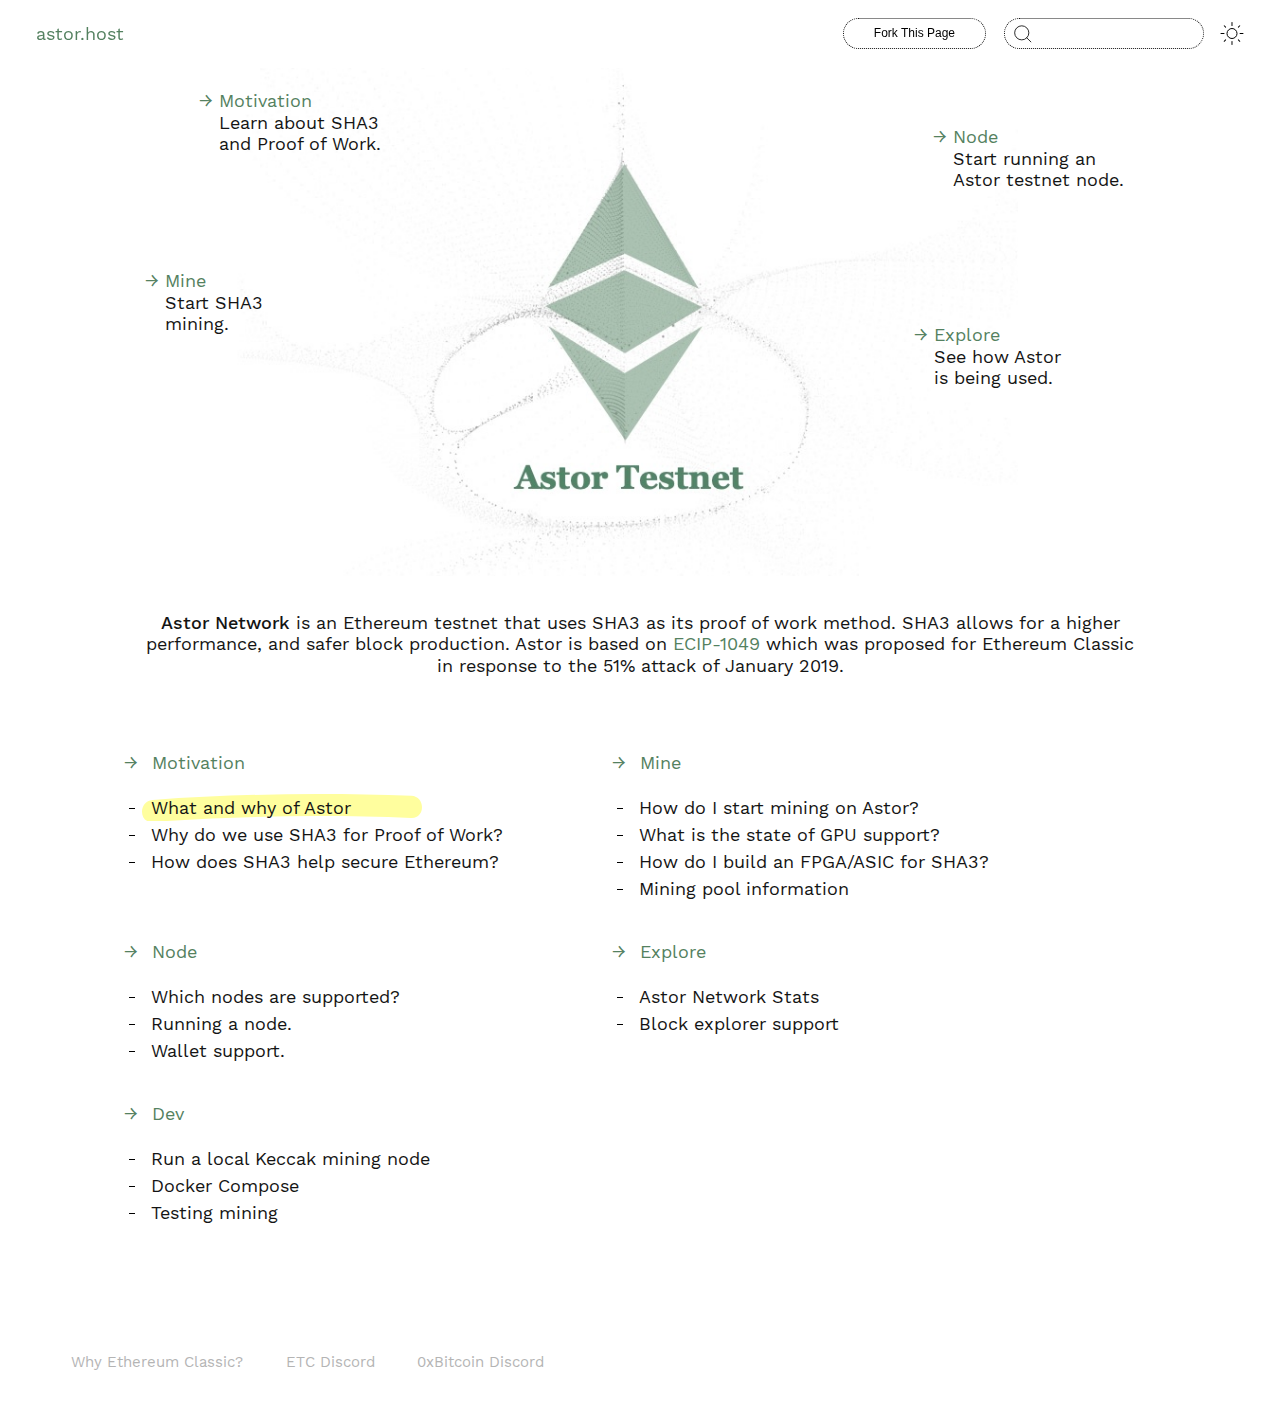
<file: index.html>
<!DOCTYPE html>
<html lang="en-US">
  <head>
    <meta charset="utf-8">
    <meta name="viewport" content="width=device-width,initial-scale=1">
    <title>Home | astor.host</title>
    <meta name="description" content="Astor Network Resources">
    <meta name="viewport" content="width=device-width,initial-scale=1,maximum-scale=1,maximum-scale=1">
  <link rel="icon" type="image/png" href="favicon.png">
    
    <link rel="preload" href="/assets/css/0.styles.310e7f9d.css" as="style"><link rel="preload" href="/assets/js/app.64a0c5ce.js" as="script"><link rel="preload" href="/assets/js/3.2b83b93b.js" as="script"><link rel="preload" href="/assets/js/8.f24c0346.js" as="script"><link rel="prefetch" href="/assets/js/10.b96c7259.js"><link rel="prefetch" href="/assets/js/11.89c7d3b5.js"><link rel="prefetch" href="/assets/js/12.0d34e453.js"><link rel="prefetch" href="/assets/js/13.d09b0bf7.js"><link rel="prefetch" href="/assets/js/14.1d7be906.js"><link rel="prefetch" href="/assets/js/2.b33a9ac1.js"><link rel="prefetch" href="/assets/js/4.f0b7142f.js"><link rel="prefetch" href="/assets/js/5.7ce71dc8.js"><link rel="prefetch" href="/assets/js/6.869b3f6b.js"><link rel="prefetch" href="/assets/js/7.752d2f20.js"><link rel="prefetch" href="/assets/js/9.3c11cb4b.js">
    <link rel="stylesheet" href="/assets/css/0.styles.310e7f9d.css">
  </head>
  <body>
    <div id="app" data-server-rendered="true"><div id="wrapper" class="home" data-v-7a4724d8><header class="header-right flex home" data-v-2855cfc8 data-v-7a4724d8><div class="flex" data-v-2855cfc8><div class="sidebar-button" data-v-2855cfc8><svg width="25px" height="20px" viewBox="0 0 25 20" xmlns="http://www.w3.org/2000/svg" aria-hidden="true" role="img" class="icon"><g transform="translate(-22.000000, -2.000000)"><g transform="translate(22.000000, 2.545974)"><path d="M24.7714844,0.5 L0,0.5"></path> <path d="M24.7714844,9.72701303 L0,9.72701303"></path> <path d="M24.7714844,18.9540261 L0,18.9540261"></path></g></g></svg> <a href="/" class="home-link router-link-exact-active router-link-active"><span class="site-name">astor.host</span></a></div> <nav class="nav-links sm-hide" data-v-2855cfc8><ul class="nav-ul"><li class="nav-item"><a href="/" class="nav-link router-link-exact-active router-link-active">astor.host</a></li><li class="nav-item"><a href="/motivation/" class="nav-link">Motivation</a></li><li class="nav-item"><a href="/mine/" class="nav-link">Mine</a></li><li class="nav-item"><a href="/node/" class="nav-link">Node</a></li><li class="nav-item"><a href="/explore/" class="nav-link">Explore</a></li></ul></nav></div> <div class="menu inline flex flex-center" data-v-2855cfc8><a href="https://github.com/antsankov/astor-network" target="_blank" class="sm-hide md-hide" data-v-2855cfc8><button data-v-2855cfc8>Fork This Page</button></a> <div class="search-box" data-v-2855cfc8><input aria-label="Search" autocomplete="off" spellcheck="false" value=""> <!----></div> <a href="#" class="md-up-hide" data-v-2855cfc8><img src="/assets/img/icon-github.3720c649.svg" class="hide-dark" data-v-2855cfc8> <img src="/assets/img/icon-github-white.e05d488b.svg" class="show-dark" data-v-2855cfc8></a> <span class="pointer view-mode" data-v-2855cfc8><img src="/assets/img/icon-sun.f0087fa4.svg" class="hide-dark" data-v-2855cfc8> <img src="/assets/img/icon-moon.0d522939.svg" class="show-dark" data-v-2855cfc8></span></div></header> <div class="hero relative content-block" data-v-44187da6 data-v-7a4724d8><img width="946" height="auto" src="/assets/img/hero.eff3d442.jpg" class="hide-dark" data-v-44187da6> <img width="946" height="auto" src="/assets/img/hero-dark.5fe4451a.jpg" class="show-dark" data-v-44187da6> <div class="hero-block beginners sm-hide" data-v-44187da6><a href="/motivation/" class="block header" data-v-44187da6>→ Motivation</a> <div class="content" data-v-44187da6>Learn about SHA3<br data-v-44187da6>and Proof of Work.</div></div> <div class="hero-block learn sm-hide" data-v-44187da6><a href="/node/" class="block header" data-v-44187da6>→ Node</a> <div class="content" data-v-44187da6>Start running an<br data-v-44187da6>Astor testnet node.</div></div> <div class="hero-block use sm-hide" data-v-44187da6><a href="/mine/" class="block header" data-v-44187da6>→ Mine</a> <div class="content" data-v-44187da6>Start SHA3<br data-v-44187da6>mining.</div></div> <div class="hero-block build sm-hide" data-v-44187da6><a href="/explore/" class="block header" data-v-44187da6>→ Explore</a> <div class="content" data-v-44187da6>See how Astor<br data-v-44187da6> is being used.</div></div></div> <div class="content default"><div class="center"><b>Astor Network</b> is an Ethereum testnet that uses SHA3 as its proof of work method. SHA3 allows for a higher performance, and safer block production. Astor is based on <a href="https://github.com/ethereumclassic/ECIPs/issues/394" target="_blank"> ECIP-1049 </a> which was proposed for Ethereum Classic in response to the 51% attack of January 2019.</div> <div class="intro-blocks"><ul class="intro-block"><li><a href="/motivation/"><span class="arrow">→</span>Motivation</a></li> <li class="highlight">What and why of Astor</li> <li>Why do we use SHA3 for Proof of Work?</li> <li>How does SHA3 help secure Ethereum?</li></ul> <ul class="intro-block"><li><a href="/mine/"><span class="arrow">→</span>Mine</a></li> <li>How do I start mining on Astor?</li> <li>What is the state of GPU support?</li> <li>How do I build an FPGA/ASIC for SHA3?</li> <li>Mining pool information</li></ul> <ul class="intro-block"><li><a href="/node/"><span class="arrow">→</span>Node</a></li> <li>Which nodes are supported?</li> <li>Running a node.</li> <li>Wallet support.</li></ul> <ul class="intro-block"><li><a href="/explore/"><span class="arrow">→</span>Explore</a></li> <li>Astor Network Stats</li> <li>Block explorer support</li></ul> <ul class="intro-block"><li><a href="/dev/"><span class="arrow">→</span>Dev</a></li> <li>Run a local Keccak mining node</li> <li>Docker Compose</li> <li>Testing mining</li></ul></div></div> <div class="sidebar" data-v-7a4724d8><nav class="nav-links"><ul class="nav-ul"><li class="nav-item"><a href="/" class="nav-link router-link-exact-active router-link-active">astor.host</a></li><li class="nav-item"><a href="/motivation/" class="nav-link">Motivation</a></li><li class="nav-item"><a href="/mine/" class="nav-link">Mine</a></li><li class="nav-item"><a href="/node/" class="nav-link">Node</a></li><li class="nav-item"><a href="/explore/" class="nav-link">Explore</a></li></ul></nav>  <!----> </div> <footer class="footer home" data-v-67e1ead7 data-v-7a4724d8><ul data-v-67e1ead7><li data-v-67e1ead7><a href="https://ethereumclassic.org/" target="_blank" data-v-67e1ead7>Why Ethereum Classic?</a></li> <li data-v-67e1ead7><a href="https://discordapp.com/invite/MzGu7F" target="_blank" data-v-67e1ead7>ETC Discord</a></li> <li data-v-67e1ead7><a href="https://discord.gg/JGEqqmS" target="_blank" data-v-67e1ead7>0xBitcoin Discord</a></li></ul></footer></div><div class="global-ui"></div></div>
    <script src="/assets/js/app.64a0c5ce.js" defer></script><script src="/assets/js/3.2b83b93b.js" defer></script><script src="/assets/js/8.f24c0346.js" defer></script>
  </body>
</html>
</file>
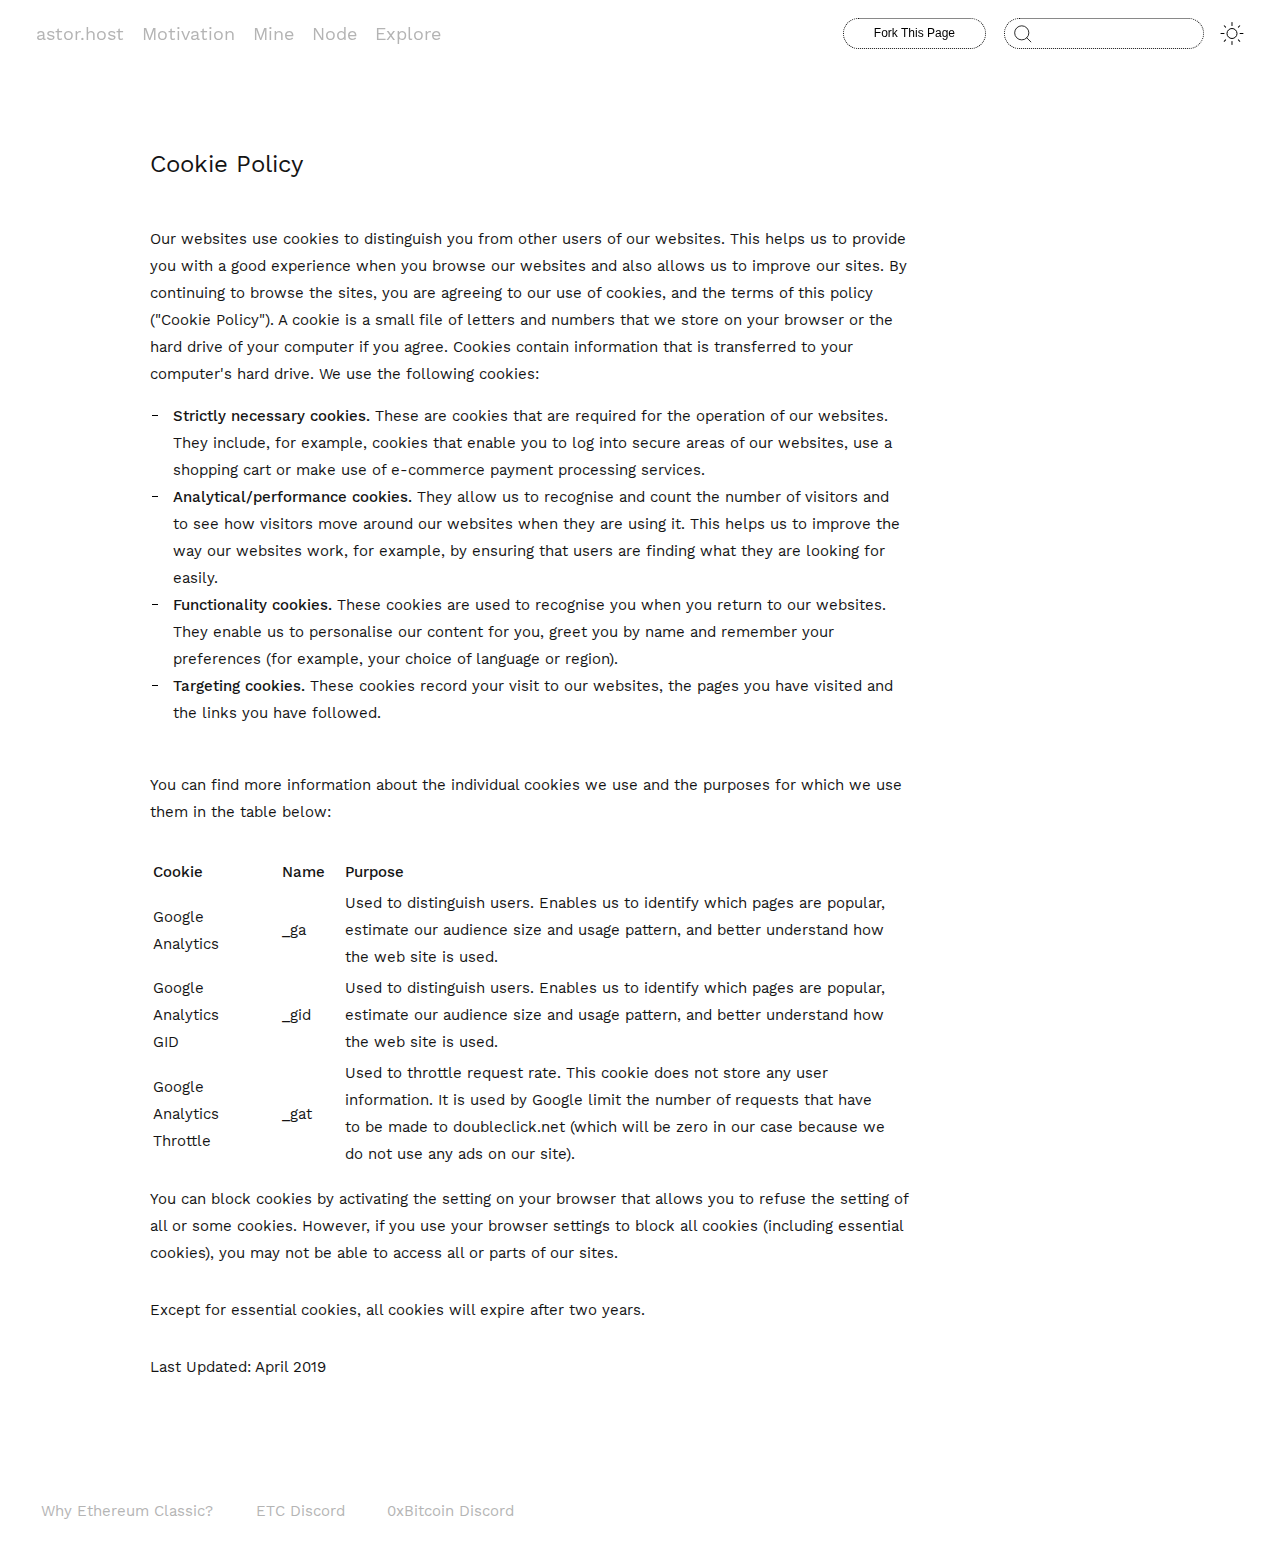
<file: cookie-policy/index.html>
<!DOCTYPE html>
<html lang="en-US">
  <head>
    <meta charset="utf-8">
    <meta name="viewport" content="width=device-width,initial-scale=1">
    <title>Cookie Policy | astor.host</title>
    <meta name="description" content="Astor Network Resources">
    <meta name="viewport" content="width=device-width,initial-scale=1,maximum-scale=1,maximum-scale=1">
  <link rel="icon" type="image/png" href="favicon.png">
    
    <link rel="preload" href="/assets/css/0.styles.310e7f9d.css" as="style"><link rel="preload" href="/assets/js/app.64a0c5ce.js" as="script"><link rel="preload" href="/assets/js/3.2b83b93b.js" as="script"><link rel="preload" href="/assets/js/5.7ce71dc8.js" as="script"><link rel="prefetch" href="/assets/js/10.b96c7259.js"><link rel="prefetch" href="/assets/js/11.89c7d3b5.js"><link rel="prefetch" href="/assets/js/12.0d34e453.js"><link rel="prefetch" href="/assets/js/13.d09b0bf7.js"><link rel="prefetch" href="/assets/js/14.1d7be906.js"><link rel="prefetch" href="/assets/js/2.b33a9ac1.js"><link rel="prefetch" href="/assets/js/4.f0b7142f.js"><link rel="prefetch" href="/assets/js/6.869b3f6b.js"><link rel="prefetch" href="/assets/js/7.752d2f20.js"><link rel="prefetch" href="/assets/js/8.f24c0346.js"><link rel="prefetch" href="/assets/js/9.3c11cb4b.js">
    <link rel="stylesheet" href="/assets/css/0.styles.310e7f9d.css">
  </head>
  <body>
    <div id="app" data-server-rendered="true"><div id="wrapper" data-v-7a4724d8><header class="header-right flex" data-v-2855cfc8 data-v-7a4724d8><div class="flex" data-v-2855cfc8><div class="sidebar-button" data-v-2855cfc8><svg width="25px" height="20px" viewBox="0 0 25 20" xmlns="http://www.w3.org/2000/svg" aria-hidden="true" role="img" class="icon"><g transform="translate(-22.000000, -2.000000)"><g transform="translate(22.000000, 2.545974)"><path d="M24.7714844,0.5 L0,0.5"></path> <path d="M24.7714844,9.72701303 L0,9.72701303"></path> <path d="M24.7714844,18.9540261 L0,18.9540261"></path></g></g></svg> <a href="/" class="home-link router-link-active"><span class="site-name">astor.host</span></a></div> <nav class="nav-links sm-hide" data-v-2855cfc8><ul class="nav-ul"><li class="nav-item"><a href="/" class="nav-link">astor.host</a></li><li class="nav-item"><a href="/motivation/" class="nav-link">Motivation</a></li><li class="nav-item"><a href="/mine/" class="nav-link">Mine</a></li><li class="nav-item"><a href="/node/" class="nav-link">Node</a></li><li class="nav-item"><a href="/explore/" class="nav-link">Explore</a></li></ul></nav></div> <div class="menu inline flex flex-center" data-v-2855cfc8><a href="https://github.com/antsankov/astor-network" target="_blank" class="sm-hide md-hide" data-v-2855cfc8><button data-v-2855cfc8>Fork This Page</button></a> <div class="search-box" data-v-2855cfc8><input aria-label="Search" autocomplete="off" spellcheck="false" value=""> <!----></div> <a href="#" class="md-up-hide" data-v-2855cfc8><img src="/assets/img/icon-github.3720c649.svg" class="hide-dark" data-v-2855cfc8> <img src="/assets/img/icon-github-white.e05d488b.svg" class="show-dark" data-v-2855cfc8></a> <span class="pointer view-mode" data-v-2855cfc8><img src="/assets/img/icon-sun.f0087fa4.svg" class="hide-dark" data-v-2855cfc8> <img src="/assets/img/icon-moon.0d522939.svg" class="show-dark" data-v-2855cfc8></span></div></header> <!----> <div class="content default"><h1 id="cookie-policy"><a href="#cookie-policy" aria-hidden="true" class="header-anchor">↳</a> Cookie Policy</h1> <p>Our websites use cookies to distinguish you from other users of our
websites. This helps us to provide you with a good experience when you
browse our websites and also allows us to improve our sites. By
continuing to browse the sites, you are agreeing to our use of cookies,
and the terms of this policy (&quot;Cookie Policy&quot;). A cookie is a small file
of letters and numbers that we store on your browser or the hard drive
of your computer if you agree. Cookies contain information that is
transferred to your computer's hard drive. We use the following cookies:</p> <ul><li><strong>Strictly necessary cookies.</strong> These are cookies that are required
for the operation of our websites. They include, for example,
cookies that enable you to log into secure areas of our websites,
use a shopping cart or make use of e-commerce payment processing
services.</li> <li><strong>Analytical/performance cookies.</strong> They allow us to recognise and
count the number of visitors and to see how visitors move around our
websites when they are using it. This helps us to improve the way
our websites work, for example, by ensuring that users are finding
what they are looking for easily.</li> <li><strong>Functionality cookies.</strong> These cookies are used to recognise you
when you return to our websites. They enable us to personalise our
content for you, greet you by name and remember your preferences
(for example, your choice of language or region).</li> <li><strong>Targeting cookies.</strong> These cookies record your visit to our
websites, the pages you have visited and the links you have
followed.</li></ul> <p>You can find more information about the individual cookies we use and
the purposes for which we use them in the table below:</p> <table><thead><tr><th>Cookie</th> <th>Name</th> <th>Purpose</th></tr></thead> <tbody><tr><td>Google Analytics</td> <td>_ga</td> <td>Used to distinguish users. Enables us to identify which pages are popular, estimate our audience size and usage pattern, and better understand how the web site is used.</td></tr> <tr><td>Google Analytics GID</td> <td>_gid</td> <td>Used to distinguish users. Enables us to identify which pages are popular, estimate our audience size and usage pattern, and better understand how the web site is used.</td></tr> <tr><td>Google Analytics Throttle</td> <td>_gat</td> <td>Used to throttle request rate. This cookie does not store any user information. It is used by Google limit the number of requests that have to be made to doubleclick.net (which will be zero in our case because we do not use any ads on our site).</td></tr></tbody></table> <p>You can block cookies by activating the setting on your browser that
allows you to refuse the setting of all or some cookies. However, if you
use your browser settings to block all cookies (including essential
cookies), you may not be able to access all or parts of our sites.</p> <p>Except for essential cookies, all cookies will expire after two years.</p> <p>Last Updated: April 2019</p></div> <div class="sidebar" data-v-7a4724d8><nav class="nav-links"><ul class="nav-ul"><li class="nav-item"><a href="/" class="nav-link">astor.host</a></li><li class="nav-item"><a href="/motivation/" class="nav-link">Motivation</a></li><li class="nav-item"><a href="/mine/" class="nav-link">Mine</a></li><li class="nav-item"><a href="/node/" class="nav-link">Node</a></li><li class="nav-item"><a href="/explore/" class="nav-link">Explore</a></li></ul></nav>  <!----> </div> <footer class="footer" data-v-67e1ead7 data-v-7a4724d8><ul data-v-67e1ead7><li data-v-67e1ead7><a href="https://ethereumclassic.org/" target="_blank" data-v-67e1ead7>Why Ethereum Classic?</a></li> <li data-v-67e1ead7><a href="https://discordapp.com/invite/MzGu7F" target="_blank" data-v-67e1ead7>ETC Discord</a></li> <li data-v-67e1ead7><a href="https://discord.gg/JGEqqmS" target="_blank" data-v-67e1ead7>0xBitcoin Discord</a></li></ul></footer></div><div class="global-ui"></div></div>
    <script src="/assets/js/app.64a0c5ce.js" defer></script><script src="/assets/js/3.2b83b93b.js" defer></script><script src="/assets/js/5.7ce71dc8.js" defer></script>
  </body>
</html>
</file>
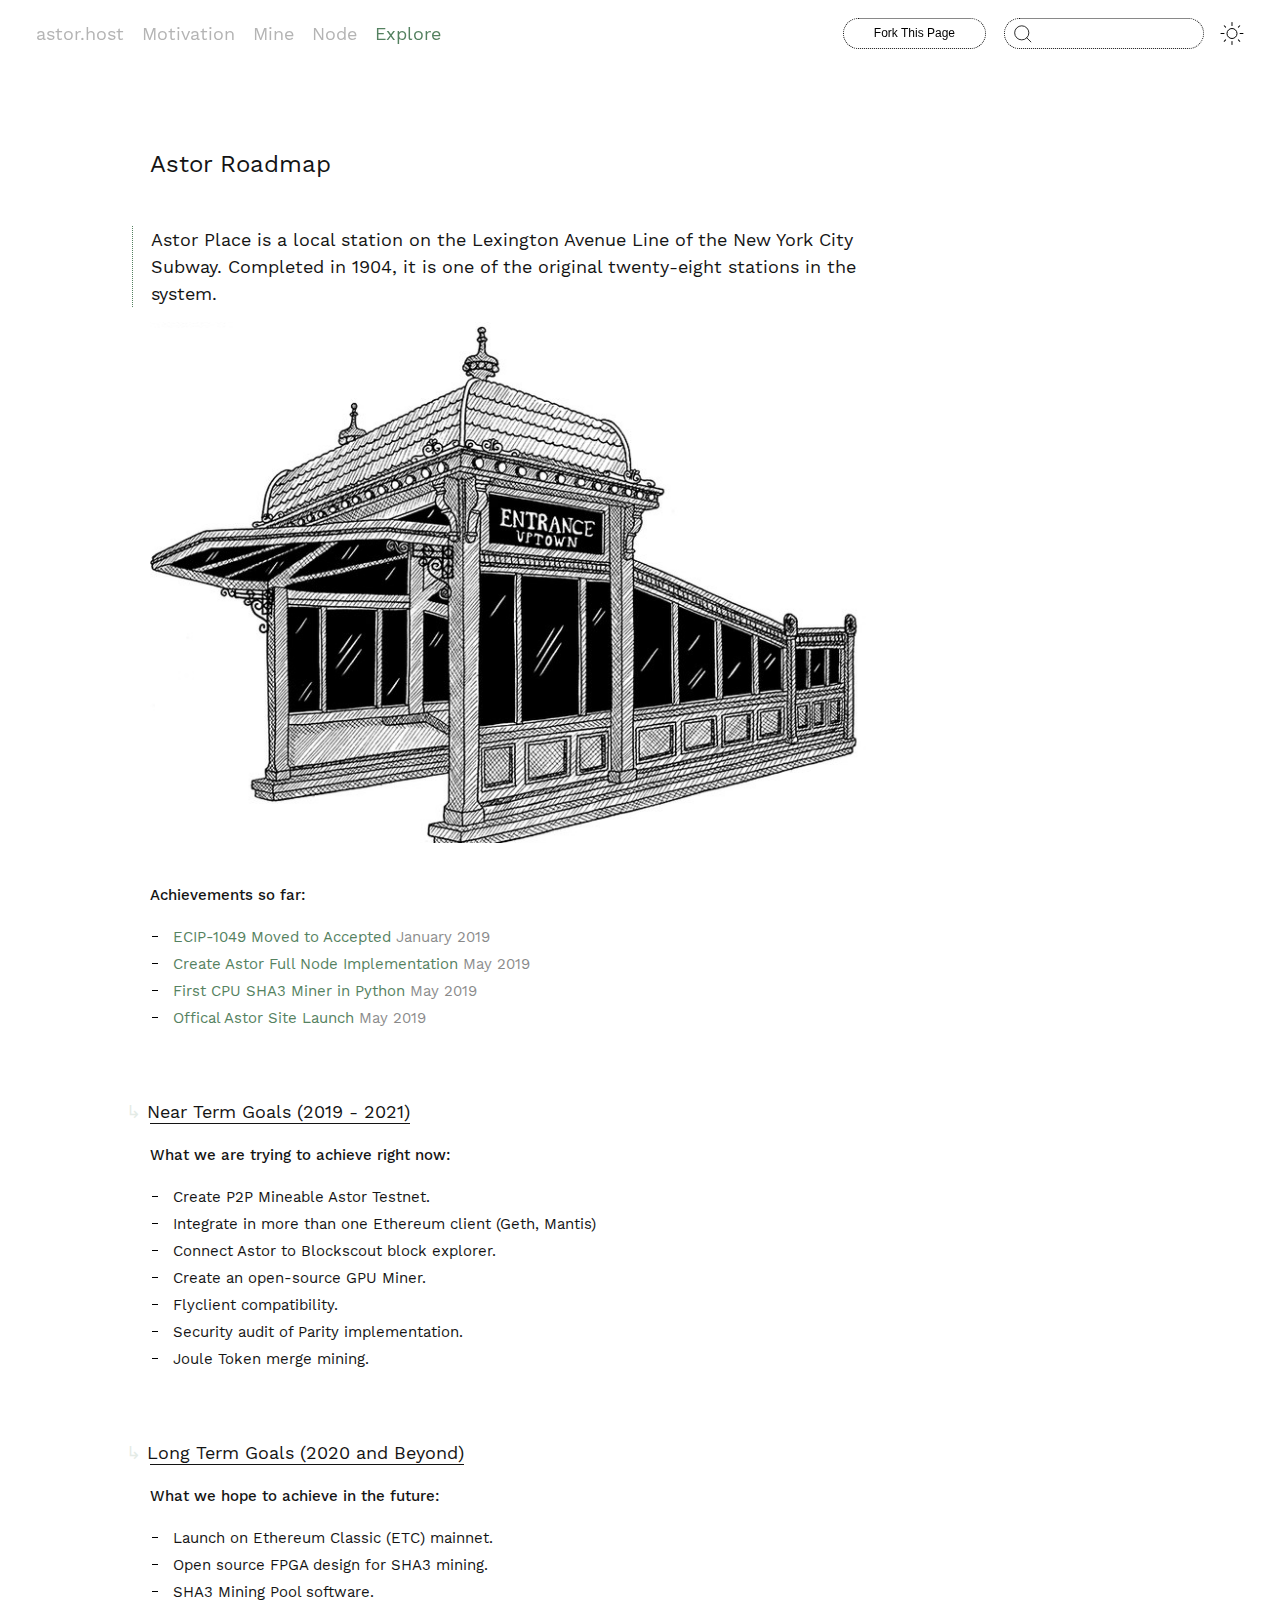
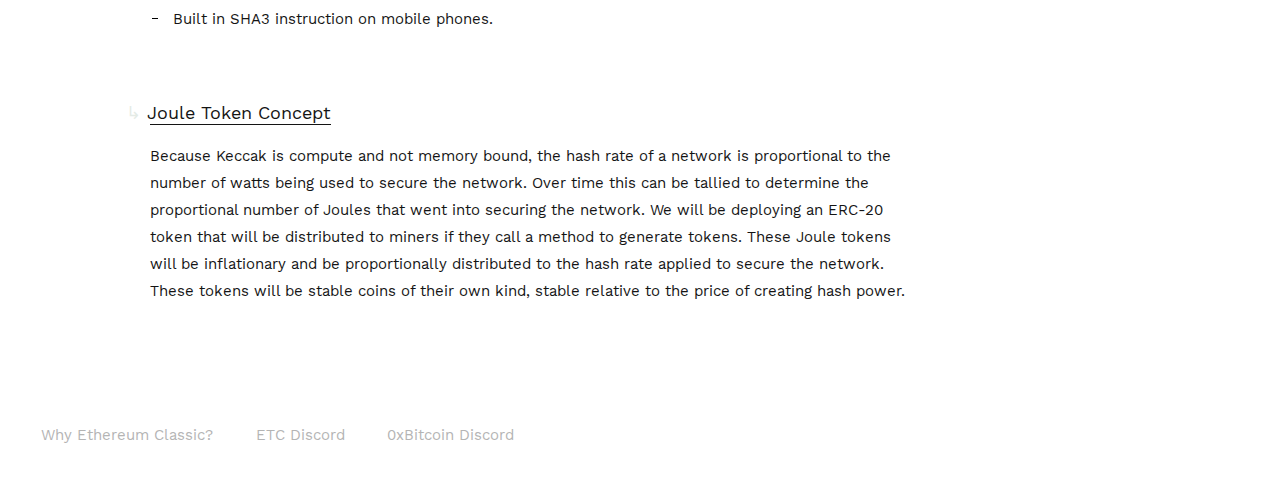
<file: explore/index.html>
<!DOCTYPE html>
<html lang="en-US">
  <head>
    <meta charset="utf-8">
    <meta name="viewport" content="width=device-width,initial-scale=1">
    <title>Explore | astor.host</title>
    <meta name="description" content="Astor Network Resources">
    <meta name="viewport" content="width=device-width,initial-scale=1,maximum-scale=1,maximum-scale=1">
  <link rel="icon" type="image/png" href="favicon.png">
    
    <link rel="preload" href="/assets/css/0.styles.310e7f9d.css" as="style"><link rel="preload" href="/assets/js/app.64a0c5ce.js" as="script"><link rel="preload" href="/assets/js/3.2b83b93b.js" as="script"><link rel="preload" href="/assets/js/7.752d2f20.js" as="script"><link rel="prefetch" href="/assets/js/10.b96c7259.js"><link rel="prefetch" href="/assets/js/11.89c7d3b5.js"><link rel="prefetch" href="/assets/js/12.0d34e453.js"><link rel="prefetch" href="/assets/js/13.d09b0bf7.js"><link rel="prefetch" href="/assets/js/14.1d7be906.js"><link rel="prefetch" href="/assets/js/2.b33a9ac1.js"><link rel="prefetch" href="/assets/js/4.f0b7142f.js"><link rel="prefetch" href="/assets/js/5.7ce71dc8.js"><link rel="prefetch" href="/assets/js/6.869b3f6b.js"><link rel="prefetch" href="/assets/js/8.f24c0346.js"><link rel="prefetch" href="/assets/js/9.3c11cb4b.js">
    <link rel="stylesheet" href="/assets/css/0.styles.310e7f9d.css">
  </head>
  <body>
    <div id="app" data-server-rendered="true"><div id="wrapper" data-v-7a4724d8><header class="header-right flex" data-v-2855cfc8 data-v-7a4724d8><div class="flex" data-v-2855cfc8><div class="sidebar-button" data-v-2855cfc8><svg width="25px" height="20px" viewBox="0 0 25 20" xmlns="http://www.w3.org/2000/svg" aria-hidden="true" role="img" class="icon"><g transform="translate(-22.000000, -2.000000)"><g transform="translate(22.000000, 2.545974)"><path d="M24.7714844,0.5 L0,0.5"></path> <path d="M24.7714844,9.72701303 L0,9.72701303"></path> <path d="M24.7714844,18.9540261 L0,18.9540261"></path></g></g></svg> <a href="/" class="home-link router-link-active"><span class="site-name">astor.host</span></a></div> <nav class="nav-links sm-hide" data-v-2855cfc8><ul class="nav-ul"><li class="nav-item"><a href="/" class="nav-link">astor.host</a></li><li class="nav-item"><a href="/motivation/" class="nav-link">Motivation</a></li><li class="nav-item"><a href="/mine/" class="nav-link">Mine</a></li><li class="nav-item"><a href="/node/" class="nav-link">Node</a></li><li class="nav-item"><a href="/explore/" class="nav-link router-link-exact-active router-link-active">Explore</a></li></ul></nav></div> <div class="menu inline flex flex-center" data-v-2855cfc8><a href="https://github.com/antsankov/astor-network" target="_blank" class="sm-hide md-hide" data-v-2855cfc8><button data-v-2855cfc8>Fork This Page</button></a> <div class="search-box" data-v-2855cfc8><input aria-label="Search" autocomplete="off" spellcheck="false" value=""> <!----></div> <a href="#" class="md-up-hide" data-v-2855cfc8><img src="/assets/img/icon-github.3720c649.svg" class="hide-dark" data-v-2855cfc8> <img src="/assets/img/icon-github-white.e05d488b.svg" class="show-dark" data-v-2855cfc8></a> <span class="pointer view-mode" data-v-2855cfc8><img src="/assets/img/icon-sun.f0087fa4.svg" class="hide-dark" data-v-2855cfc8> <img src="/assets/img/icon-moon.0d522939.svg" class="show-dark" data-v-2855cfc8></span></div></header> <!----> <div class="content default"><h1 id="astor-roadmap"><a href="#astor-roadmap" aria-hidden="true" class="header-anchor">↳</a> Astor Roadmap</h1> <div class="featured">Astor Place is a local station on the Lexington Avenue Line of the New York City Subway. Completed in 1904, it is one of the original twenty-eight stations in the system.</div> <p><img src="/astor.png" alt=""></p> <p><strong>Achievements so far:</strong></p> <ul><li><a href="https://github.com/ethereumclassic/ECIPs/issues/394" target="_blank" rel="noopener noreferrer">ECIP-1049 Moved to Accepted<svg xmlns="http://www.w3.org/2000/svg" aria-hidden="true" x="0px" y="0px" viewBox="0 0 100 100" width="15" height="15" class="icon outbound"><path fill="currentColor" d="M18.8,85.1h56l0,0c2.2,0,4-1.8,4-4v-32h-8v28h-48v-48h28v-8h-32l0,0c-2.2,0-4,1.8-4,4v56C14.8,83.3,16.6,85.1,18.8,85.1z"></path> <polygon fill="currentColor" points="45.7,48.7 51.3,54.3 77.2,28.5 77.2,37.2 85.2,37.2 85.2,14.9 62.8,14.9 62.8,22.9 71.5,22.9"></polygon></svg></a> <em>January 2019</em></li> <li><a href="https://github.com/snissn/parity-ethereum/tree/progpow_guts_hack" target="_blank" rel="noopener noreferrer">Create Astor Full Node Implementation<svg xmlns="http://www.w3.org/2000/svg" aria-hidden="true" x="0px" y="0px" viewBox="0 0 100 100" width="15" height="15" class="icon outbound"><path fill="currentColor" d="M18.8,85.1h56l0,0c2.2,0,4-1.8,4-4v-32h-8v28h-48v-48h28v-8h-32l0,0c-2.2,0-4,1.8-4,4v56C14.8,83.3,16.6,85.1,18.8,85.1z"></path> <polygon fill="currentColor" points="45.7,48.7 51.3,54.3 77.2,28.5 77.2,37.2 85.2,37.2 85.2,14.9 62.8,14.9 62.8,22.9 71.5,22.9"></polygon></svg></a> <em>May 2019</em></li> <li><a href="https://github.com/snissn/ethereum-cpu-miner" target="_blank" rel="noopener noreferrer">First CPU SHA3 Miner in Python<svg xmlns="http://www.w3.org/2000/svg" aria-hidden="true" x="0px" y="0px" viewBox="0 0 100 100" width="15" height="15" class="icon outbound"><path fill="currentColor" d="M18.8,85.1h56l0,0c2.2,0,4-1.8,4-4v-32h-8v28h-48v-48h28v-8h-32l0,0c-2.2,0-4,1.8-4,4v56C14.8,83.3,16.6,85.1,18.8,85.1z"></path> <polygon fill="currentColor" points="45.7,48.7 51.3,54.3 77.2,28.5 77.2,37.2 85.2,37.2 85.2,14.9 62.8,14.9 62.8,22.9 71.5,22.9"></polygon></svg></a> <em>May 2019</em></li> <li><a href="http://astor.host" target="_blank" rel="noopener noreferrer">Offical Astor Site Launch<svg xmlns="http://www.w3.org/2000/svg" aria-hidden="true" x="0px" y="0px" viewBox="0 0 100 100" width="15" height="15" class="icon outbound"><path fill="currentColor" d="M18.8,85.1h56l0,0c2.2,0,4-1.8,4-4v-32h-8v28h-48v-48h28v-8h-32l0,0c-2.2,0-4,1.8-4,4v56C14.8,83.3,16.6,85.1,18.8,85.1z"></path> <polygon fill="currentColor" points="45.7,48.7 51.3,54.3 77.2,28.5 77.2,37.2 85.2,37.2 85.2,14.9 62.8,14.9 62.8,22.9 71.5,22.9"></polygon></svg></a> <em>May 2019</em></li></ul> <h2 id="near-term-goals-2019-2021"><a href="#near-term-goals-2019-2021" aria-hidden="true" class="header-anchor">↳</a> Near Term Goals (2019 - 2021)</h2> <p><strong>What we are trying to achieve right now:</strong></p> <ul><li>Create P2P Mineable Astor Testnet.</li> <li>Integrate in more than one Ethereum client (Geth, Mantis)</li> <li>Connect Astor to Blockscout block explorer.</li> <li>Create an open-source GPU Miner.</li> <li>Flyclient compatibility.</li> <li>Security audit of Parity implementation.</li> <li>Joule Token merge mining.</li></ul> <h2 id="long-term-goals-2020-and-beyond"><a href="#long-term-goals-2020-and-beyond" aria-hidden="true" class="header-anchor">↳</a> Long Term Goals (2020 and Beyond)</h2> <p><strong>What we hope to achieve in the future:</strong></p> <ul><li>Launch on Ethereum Classic (ETC) mainnet.</li> <li>Open source FPGA design for SHA3 mining.</li> <li>SHA3 Mining Pool software.</li> <li>Built in SHA3 instruction on mobile phones.</li></ul> <h2 id="joule-token-concept"><a href="#joule-token-concept" aria-hidden="true" class="header-anchor">↳</a> Joule Token Concept</h2> <p>Because Keccak is compute and not memory bound, the hash rate  of a network is proportional to the number of watts being used to secure the network. Over time this can be tallied to determine the proportional number of Joules that went into securing the network. We will be deploying an ERC-20 token that will be distributed to miners if they call a method to generate tokens. These Joule tokens will be inflationary and be proportionally distributed to the hash rate applied to secure the network. These tokens will be stable coins of their own kind, stable relative to the price of creating hash power.</p></div> <div class="sidebar" data-v-7a4724d8><nav class="nav-links"><ul class="nav-ul"><li class="nav-item"><a href="/" class="nav-link">astor.host</a></li><li class="nav-item"><a href="/motivation/" class="nav-link">Motivation</a></li><li class="nav-item"><a href="/mine/" class="nav-link">Mine</a></li><li class="nav-item"><a href="/node/" class="nav-link">Node</a></li><li class="nav-item"><a href="/explore/" class="nav-link router-link-exact-active router-link-active">Explore</a></li></ul></nav>  <!----> </div> <footer class="footer" data-v-67e1ead7 data-v-7a4724d8><ul data-v-67e1ead7><li data-v-67e1ead7><a href="https://ethereumclassic.org/" target="_blank" data-v-67e1ead7>Why Ethereum Classic?</a></li> <li data-v-67e1ead7><a href="https://discordapp.com/invite/MzGu7F" target="_blank" data-v-67e1ead7>ETC Discord</a></li> <li data-v-67e1ead7><a href="https://discord.gg/JGEqqmS" target="_blank" data-v-67e1ead7>0xBitcoin Discord</a></li></ul></footer></div><div class="global-ui"></div></div>
    <script src="/assets/js/app.64a0c5ce.js" defer></script><script src="/assets/js/3.2b83b93b.js" defer></script><script src="/assets/js/7.752d2f20.js" defer></script>
  </body>
</html>
</file>
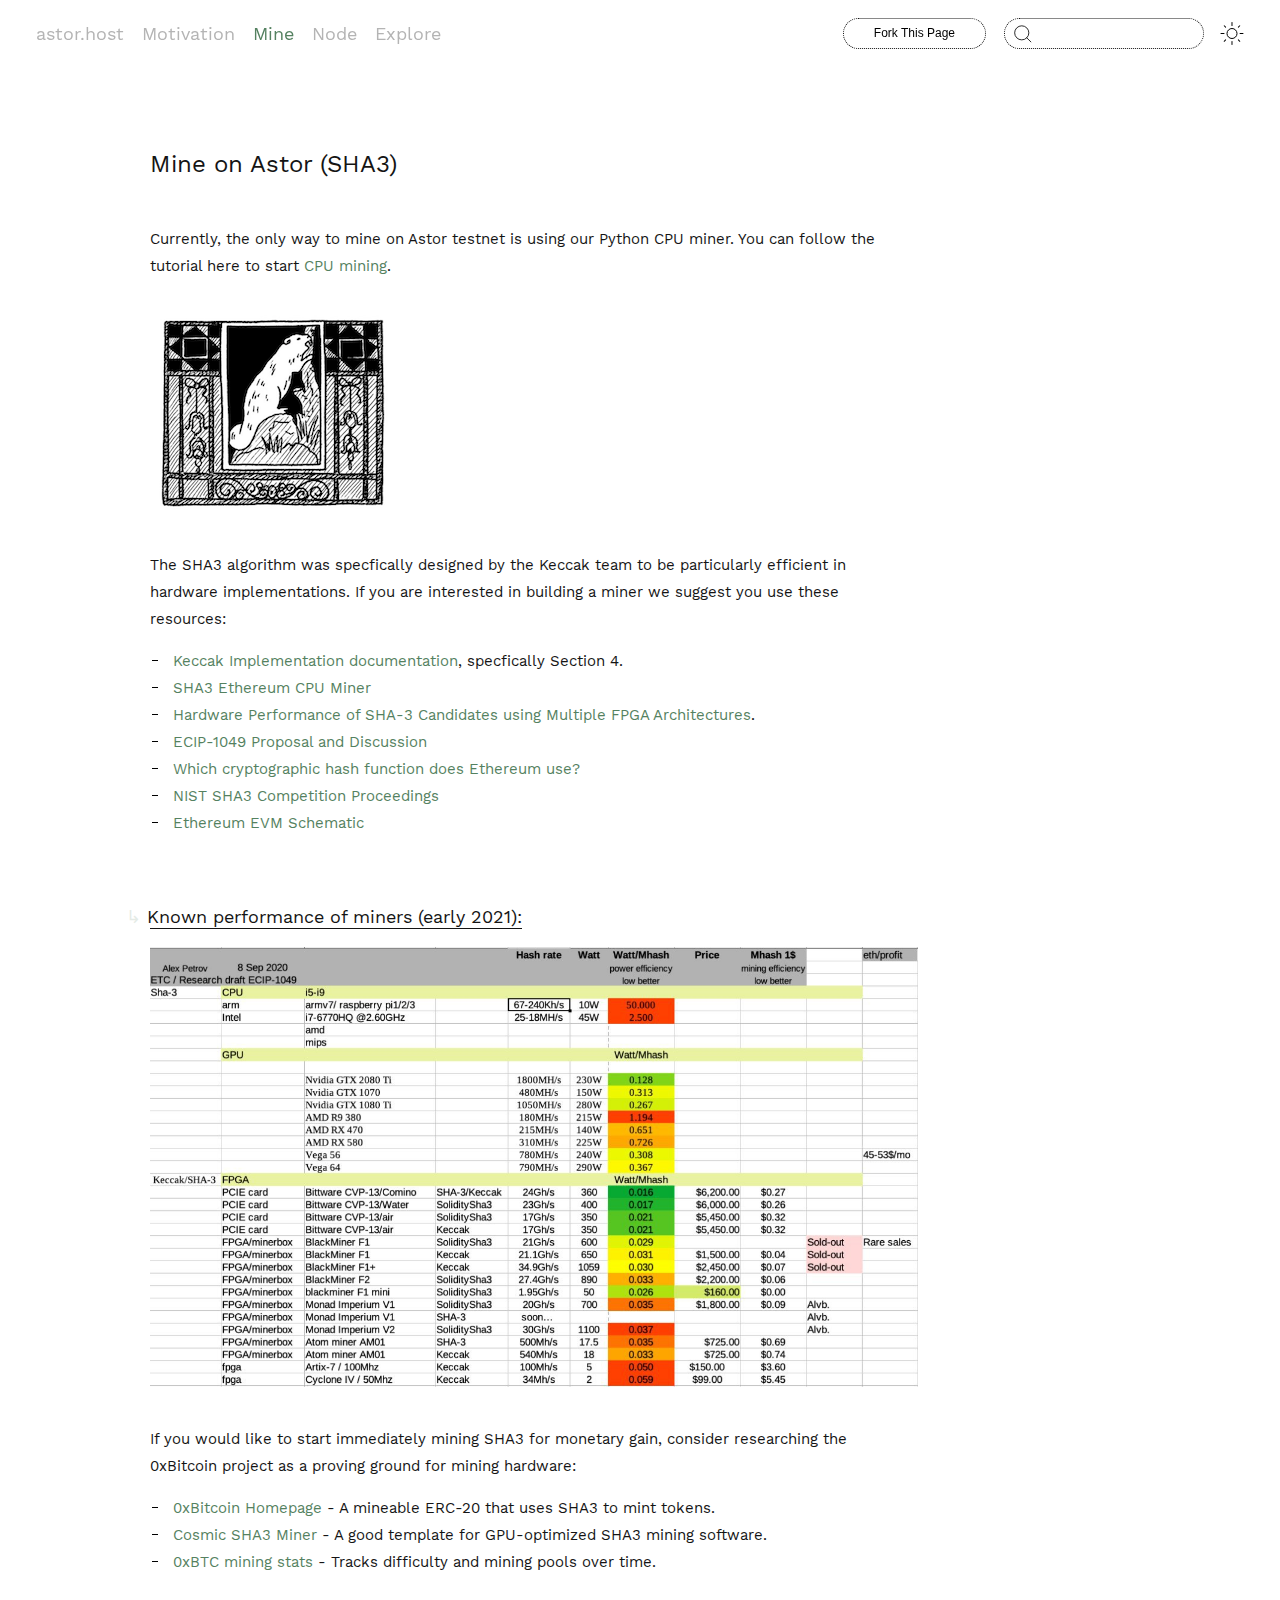
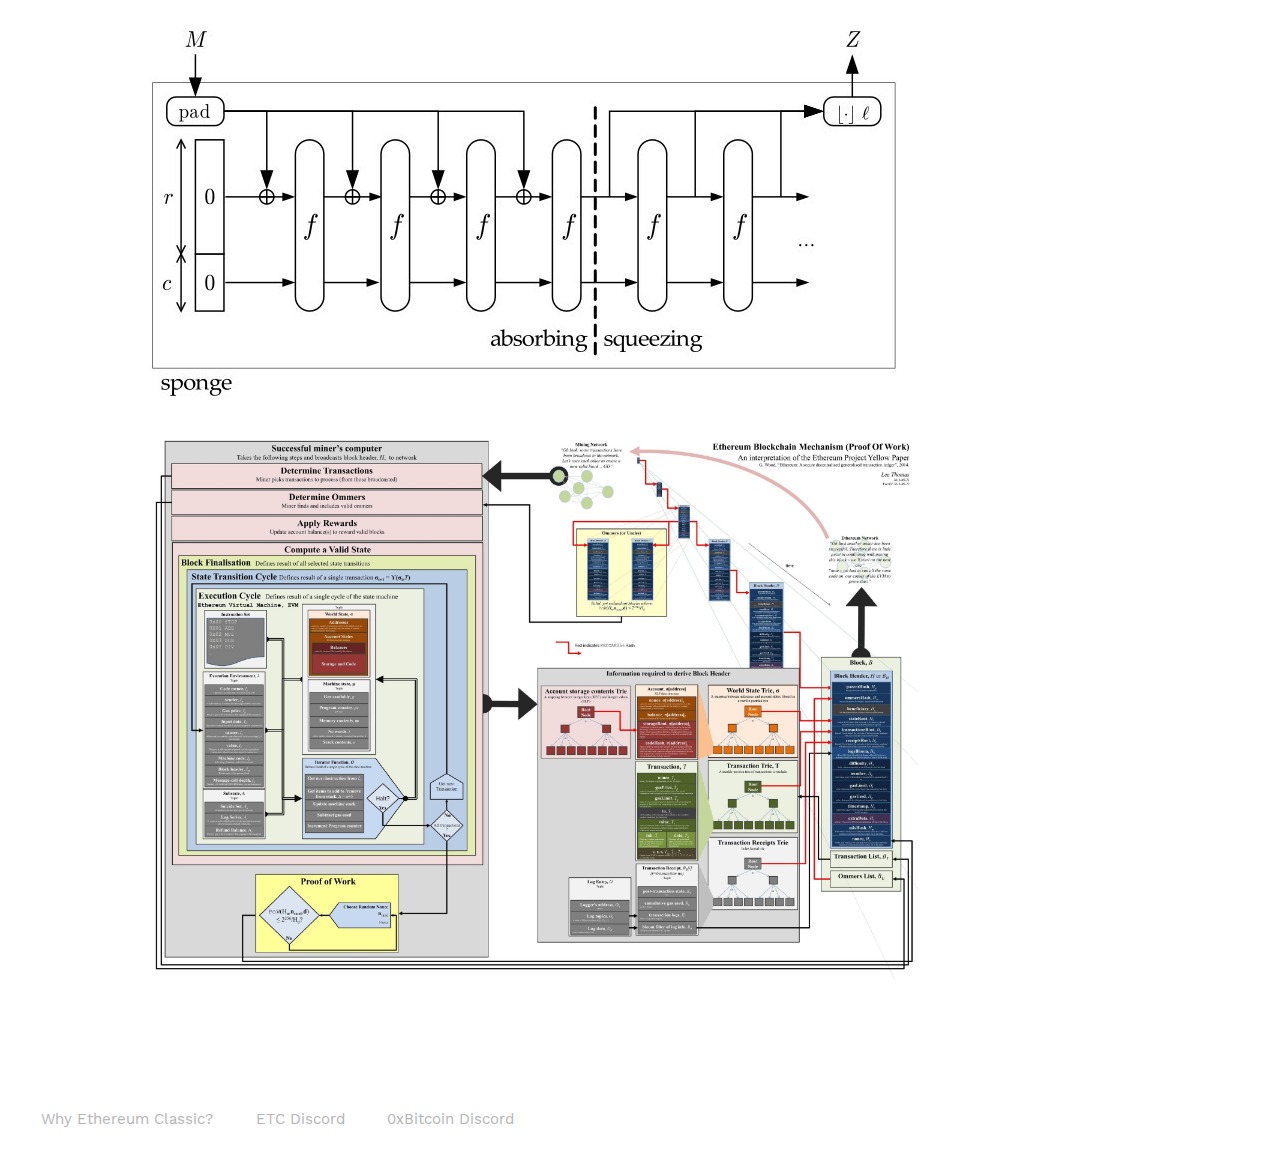
<file: mine/index.html>
<!DOCTYPE html>
<html lang="en-US">
  <head>
    <meta charset="utf-8">
    <meta name="viewport" content="width=device-width,initial-scale=1">
    <title>Mine | astor.host</title>
    <meta name="description" content="Astor Network Resources">
    <meta name="viewport" content="width=device-width,initial-scale=1,maximum-scale=1,maximum-scale=1">
  <link rel="icon" type="image/png" href="favicon.png">
    
    <link rel="preload" href="/assets/css/0.styles.310e7f9d.css" as="style"><link rel="preload" href="/assets/js/app.64a0c5ce.js" as="script"><link rel="preload" href="/assets/js/3.2b83b93b.js" as="script"><link rel="preload" href="/assets/js/9.3c11cb4b.js" as="script"><link rel="prefetch" href="/assets/js/10.b96c7259.js"><link rel="prefetch" href="/assets/js/11.89c7d3b5.js"><link rel="prefetch" href="/assets/js/12.0d34e453.js"><link rel="prefetch" href="/assets/js/13.d09b0bf7.js"><link rel="prefetch" href="/assets/js/14.1d7be906.js"><link rel="prefetch" href="/assets/js/2.b33a9ac1.js"><link rel="prefetch" href="/assets/js/4.f0b7142f.js"><link rel="prefetch" href="/assets/js/5.7ce71dc8.js"><link rel="prefetch" href="/assets/js/6.869b3f6b.js"><link rel="prefetch" href="/assets/js/7.752d2f20.js"><link rel="prefetch" href="/assets/js/8.f24c0346.js">
    <link rel="stylesheet" href="/assets/css/0.styles.310e7f9d.css">
  </head>
  <body>
    <div id="app" data-server-rendered="true"><div id="wrapper" data-v-7a4724d8><header class="header-right flex" data-v-2855cfc8 data-v-7a4724d8><div class="flex" data-v-2855cfc8><div class="sidebar-button" data-v-2855cfc8><svg width="25px" height="20px" viewBox="0 0 25 20" xmlns="http://www.w3.org/2000/svg" aria-hidden="true" role="img" class="icon"><g transform="translate(-22.000000, -2.000000)"><g transform="translate(22.000000, 2.545974)"><path d="M24.7714844,0.5 L0,0.5"></path> <path d="M24.7714844,9.72701303 L0,9.72701303"></path> <path d="M24.7714844,18.9540261 L0,18.9540261"></path></g></g></svg> <a href="/" class="home-link router-link-active"><span class="site-name">astor.host</span></a></div> <nav class="nav-links sm-hide" data-v-2855cfc8><ul class="nav-ul"><li class="nav-item"><a href="/" class="nav-link">astor.host</a></li><li class="nav-item"><a href="/motivation/" class="nav-link">Motivation</a></li><li class="nav-item"><a href="/mine/" class="nav-link router-link-exact-active router-link-active">Mine</a></li><li class="nav-item"><a href="/node/" class="nav-link">Node</a></li><li class="nav-item"><a href="/explore/" class="nav-link">Explore</a></li></ul></nav></div> <div class="menu inline flex flex-center" data-v-2855cfc8><a href="https://github.com/antsankov/astor-network" target="_blank" class="sm-hide md-hide" data-v-2855cfc8><button data-v-2855cfc8>Fork This Page</button></a> <div class="search-box" data-v-2855cfc8><input aria-label="Search" autocomplete="off" spellcheck="false" value=""> <!----></div> <a href="#" class="md-up-hide" data-v-2855cfc8><img src="/assets/img/icon-github.3720c649.svg" class="hide-dark" data-v-2855cfc8> <img src="/assets/img/icon-github-white.e05d488b.svg" class="show-dark" data-v-2855cfc8></a> <span class="pointer view-mode" data-v-2855cfc8><img src="/assets/img/icon-sun.f0087fa4.svg" class="hide-dark" data-v-2855cfc8> <img src="/assets/img/icon-moon.0d522939.svg" class="show-dark" data-v-2855cfc8></span></div></header> <!----> <div class="content default"><h1 id="mine-on-astor-sha3"><a href="#mine-on-astor-sha3" aria-hidden="true" class="header-anchor">↳</a> Mine on Astor (SHA3)</h1> <p>Currently, the only way to mine on Astor testnet is using our Python CPU miner. You can follow the tutorial here to start <a href="/node/#using-a-miner-with-parity">CPU mining</a>.</p> <p><img src="/beaver.png" alt="Beaver"></p> <p>The SHA3 algorithm was specfically designed by the Keccak team to be particularly efficient in hardware implementations. If you are interested in building a miner we suggest you use these resources:</p> <ul><li><a href="https://keccak.team/files/Keccak-implementation-3.2.pdf" target="_blank" rel="noopener noreferrer">Keccak Implementation documentation<svg xmlns="http://www.w3.org/2000/svg" aria-hidden="true" x="0px" y="0px" viewBox="0 0 100 100" width="15" height="15" class="icon outbound"><path fill="currentColor" d="M18.8,85.1h56l0,0c2.2,0,4-1.8,4-4v-32h-8v28h-48v-48h28v-8h-32l0,0c-2.2,0-4,1.8-4,4v56C14.8,83.3,16.6,85.1,18.8,85.1z"></path> <polygon fill="currentColor" points="45.7,48.7 51.3,54.3 77.2,28.5 77.2,37.2 85.2,37.2 85.2,14.9 62.8,14.9 62.8,22.9 71.5,22.9"></polygon></svg></a>, specfically Section 4.</li> <li><a href="https://github.com/snissn/ethereum-cpu-miner" target="_blank" rel="noopener noreferrer">SHA3 Ethereum CPU Miner<svg xmlns="http://www.w3.org/2000/svg" aria-hidden="true" x="0px" y="0px" viewBox="0 0 100 100" width="15" height="15" class="icon outbound"><path fill="currentColor" d="M18.8,85.1h56l0,0c2.2,0,4-1.8,4-4v-32h-8v28h-48v-48h28v-8h-32l0,0c-2.2,0-4,1.8-4,4v56C14.8,83.3,16.6,85.1,18.8,85.1z"></path> <polygon fill="currentColor" points="45.7,48.7 51.3,54.3 77.2,28.5 77.2,37.2 85.2,37.2 85.2,14.9 62.8,14.9 62.8,22.9 71.5,22.9"></polygon></svg></a></li> <li><a href="https://web.archive.org/web/20120504073240/http://www.ecrypt.eu.org/hash2011/proceedings/hash2011_07.pdf" target="_blank" rel="noopener noreferrer">Hardware Performance of SHA-3 Candidates using Multiple FPGA Architectures<svg xmlns="http://www.w3.org/2000/svg" aria-hidden="true" x="0px" y="0px" viewBox="0 0 100 100" width="15" height="15" class="icon outbound"><path fill="currentColor" d="M18.8,85.1h56l0,0c2.2,0,4-1.8,4-4v-32h-8v28h-48v-48h28v-8h-32l0,0c-2.2,0-4,1.8-4,4v56C14.8,83.3,16.6,85.1,18.8,85.1z"></path> <polygon fill="currentColor" points="45.7,48.7 51.3,54.3 77.2,28.5 77.2,37.2 85.2,37.2 85.2,14.9 62.8,14.9 62.8,22.9 71.5,22.9"></polygon></svg></a>.</li> <li><a href="https://github.com/ethereumclassic/ECIPs/issues/394" target="_blank" rel="noopener noreferrer">ECIP-1049 Proposal and Discussion<svg xmlns="http://www.w3.org/2000/svg" aria-hidden="true" x="0px" y="0px" viewBox="0 0 100 100" width="15" height="15" class="icon outbound"><path fill="currentColor" d="M18.8,85.1h56l0,0c2.2,0,4-1.8,4-4v-32h-8v28h-48v-48h28v-8h-32l0,0c-2.2,0-4,1.8-4,4v56C14.8,83.3,16.6,85.1,18.8,85.1z"></path> <polygon fill="currentColor" points="45.7,48.7 51.3,54.3 77.2,28.5 77.2,37.2 85.2,37.2 85.2,14.9 62.8,14.9 62.8,22.9 71.5,22.9"></polygon></svg></a></li> <li><a href="https://ethereum.stackexchange.com/questions/550/which-cryptographic-hash-function-does-ethereum-use" target="_blank" rel="noopener noreferrer">Which cryptographic hash function does Ethereum use?<svg xmlns="http://www.w3.org/2000/svg" aria-hidden="true" x="0px" y="0px" viewBox="0 0 100 100" width="15" height="15" class="icon outbound"><path fill="currentColor" d="M18.8,85.1h56l0,0c2.2,0,4-1.8,4-4v-32h-8v28h-48v-48h28v-8h-32l0,0c-2.2,0-4,1.8-4,4v56C14.8,83.3,16.6,85.1,18.8,85.1z"></path> <polygon fill="currentColor" points="45.7,48.7 51.3,54.3 77.2,28.5 77.2,37.2 85.2,37.2 85.2,14.9 62.8,14.9 62.8,22.9 71.5,22.9"></polygon></svg></a></li> <li><a href="https://csrc.nist.gov/projects/hash-functions/sha-3-project" target="_blank" rel="noopener noreferrer">NIST SHA3 Competition Proceedings<svg xmlns="http://www.w3.org/2000/svg" aria-hidden="true" x="0px" y="0px" viewBox="0 0 100 100" width="15" height="15" class="icon outbound"><path fill="currentColor" d="M18.8,85.1h56l0,0c2.2,0,4-1.8,4-4v-32h-8v28h-48v-48h28v-8h-32l0,0c-2.2,0-4,1.8-4,4v56C14.8,83.3,16.6,85.1,18.8,85.1z"></path> <polygon fill="currentColor" points="45.7,48.7 51.3,54.3 77.2,28.5 77.2,37.2 85.2,37.2 85.2,14.9 62.8,14.9 62.8,22.9 71.5,22.9"></polygon></svg></a></li> <li><a href="/evm.jpg">Ethereum EVM Schematic</a></li></ul> <h2 id="known-performance-of-miners-early-2021"><a href="#known-performance-of-miners-early-2021" aria-hidden="true" class="header-anchor">↳</a> Known performance of miners (early 2021):</h2> <p><img src="/miners.jpg" alt="Miners"></p> <p>If you would like to start immediately mining SHA3 for monetary gain, consider researching the 0xBitcoin project as a proving ground for mining hardware:</p> <ul><li><a href="https://0xbitcoin.org" target="_blank" rel="noopener noreferrer">0xBitcoin Homepage<svg xmlns="http://www.w3.org/2000/svg" aria-hidden="true" x="0px" y="0px" viewBox="0 0 100 100" width="15" height="15" class="icon outbound"><path fill="currentColor" d="M18.8,85.1h56l0,0c2.2,0,4-1.8,4-4v-32h-8v28h-48v-48h28v-8h-32l0,0c-2.2,0-4,1.8-4,4v56C14.8,83.3,16.6,85.1,18.8,85.1z"></path> <polygon fill="currentColor" points="45.7,48.7 51.3,54.3 77.2,28.5 77.2,37.2 85.2,37.2 85.2,14.9 62.8,14.9 62.8,22.9 71.5,22.9"></polygon></svg></a> - A mineable ERC-20 that uses SHA3 to mint tokens.</li> <li><a href="https://bitbucket.org/LieutenantTofu/cosmic-v3/downloads/" target="_blank" rel="noopener noreferrer">Cosmic SHA3 Miner<svg xmlns="http://www.w3.org/2000/svg" aria-hidden="true" x="0px" y="0px" viewBox="0 0 100 100" width="15" height="15" class="icon outbound"><path fill="currentColor" d="M18.8,85.1h56l0,0c2.2,0,4-1.8,4-4v-32h-8v28h-48v-48h28v-8h-32l0,0c-2.2,0-4,1.8-4,4v56C14.8,83.3,16.6,85.1,18.8,85.1z"></path> <polygon fill="currentColor" points="45.7,48.7 51.3,54.3 77.2,28.5 77.2,37.2 85.2,37.2 85.2,14.9 62.8,14.9 62.8,22.9 71.5,22.9"></polygon></svg></a> - A good template for GPU-optimized SHA3 mining software.</li> <li><a href="https://0x1d00ffff.github.io/0xBTC-Stats/?page=graphs#difficulty" target="_blank" rel="noopener noreferrer">0xBTC mining stats<svg xmlns="http://www.w3.org/2000/svg" aria-hidden="true" x="0px" y="0px" viewBox="0 0 100 100" width="15" height="15" class="icon outbound"><path fill="currentColor" d="M18.8,85.1h56l0,0c2.2,0,4-1.8,4-4v-32h-8v28h-48v-48h28v-8h-32l0,0c-2.2,0-4,1.8-4,4v56C14.8,83.3,16.6,85.1,18.8,85.1z"></path> <polygon fill="currentColor" points="45.7,48.7 51.3,54.3 77.2,28.5 77.2,37.2 85.2,37.2 85.2,14.9 62.8,14.9 62.8,22.9 71.5,22.9"></polygon></svg></a> - Tracks difficulty and mining pools over time.</li></ul> <p><img src="/keccak.jpg" alt="Keccak"></p> <p><img src="/evm.jpg" alt="EVM"></p></div> <div class="sidebar" data-v-7a4724d8><nav class="nav-links"><ul class="nav-ul"><li class="nav-item"><a href="/" class="nav-link">astor.host</a></li><li class="nav-item"><a href="/motivation/" class="nav-link">Motivation</a></li><li class="nav-item"><a href="/mine/" class="nav-link router-link-exact-active router-link-active">Mine</a></li><li class="nav-item"><a href="/node/" class="nav-link">Node</a></li><li class="nav-item"><a href="/explore/" class="nav-link">Explore</a></li></ul></nav>  <!----> </div> <footer class="footer" data-v-67e1ead7 data-v-7a4724d8><ul data-v-67e1ead7><li data-v-67e1ead7><a href="https://ethereumclassic.org/" target="_blank" data-v-67e1ead7>Why Ethereum Classic?</a></li> <li data-v-67e1ead7><a href="https://discordapp.com/invite/MzGu7F" target="_blank" data-v-67e1ead7>ETC Discord</a></li> <li data-v-67e1ead7><a href="https://discord.gg/JGEqqmS" target="_blank" data-v-67e1ead7>0xBitcoin Discord</a></li></ul></footer></div><div class="global-ui"></div></div>
    <script src="/assets/js/app.64a0c5ce.js" defer></script><script src="/assets/js/3.2b83b93b.js" defer></script><script src="/assets/js/9.3c11cb4b.js" defer></script>
  </body>
</html>
</file>
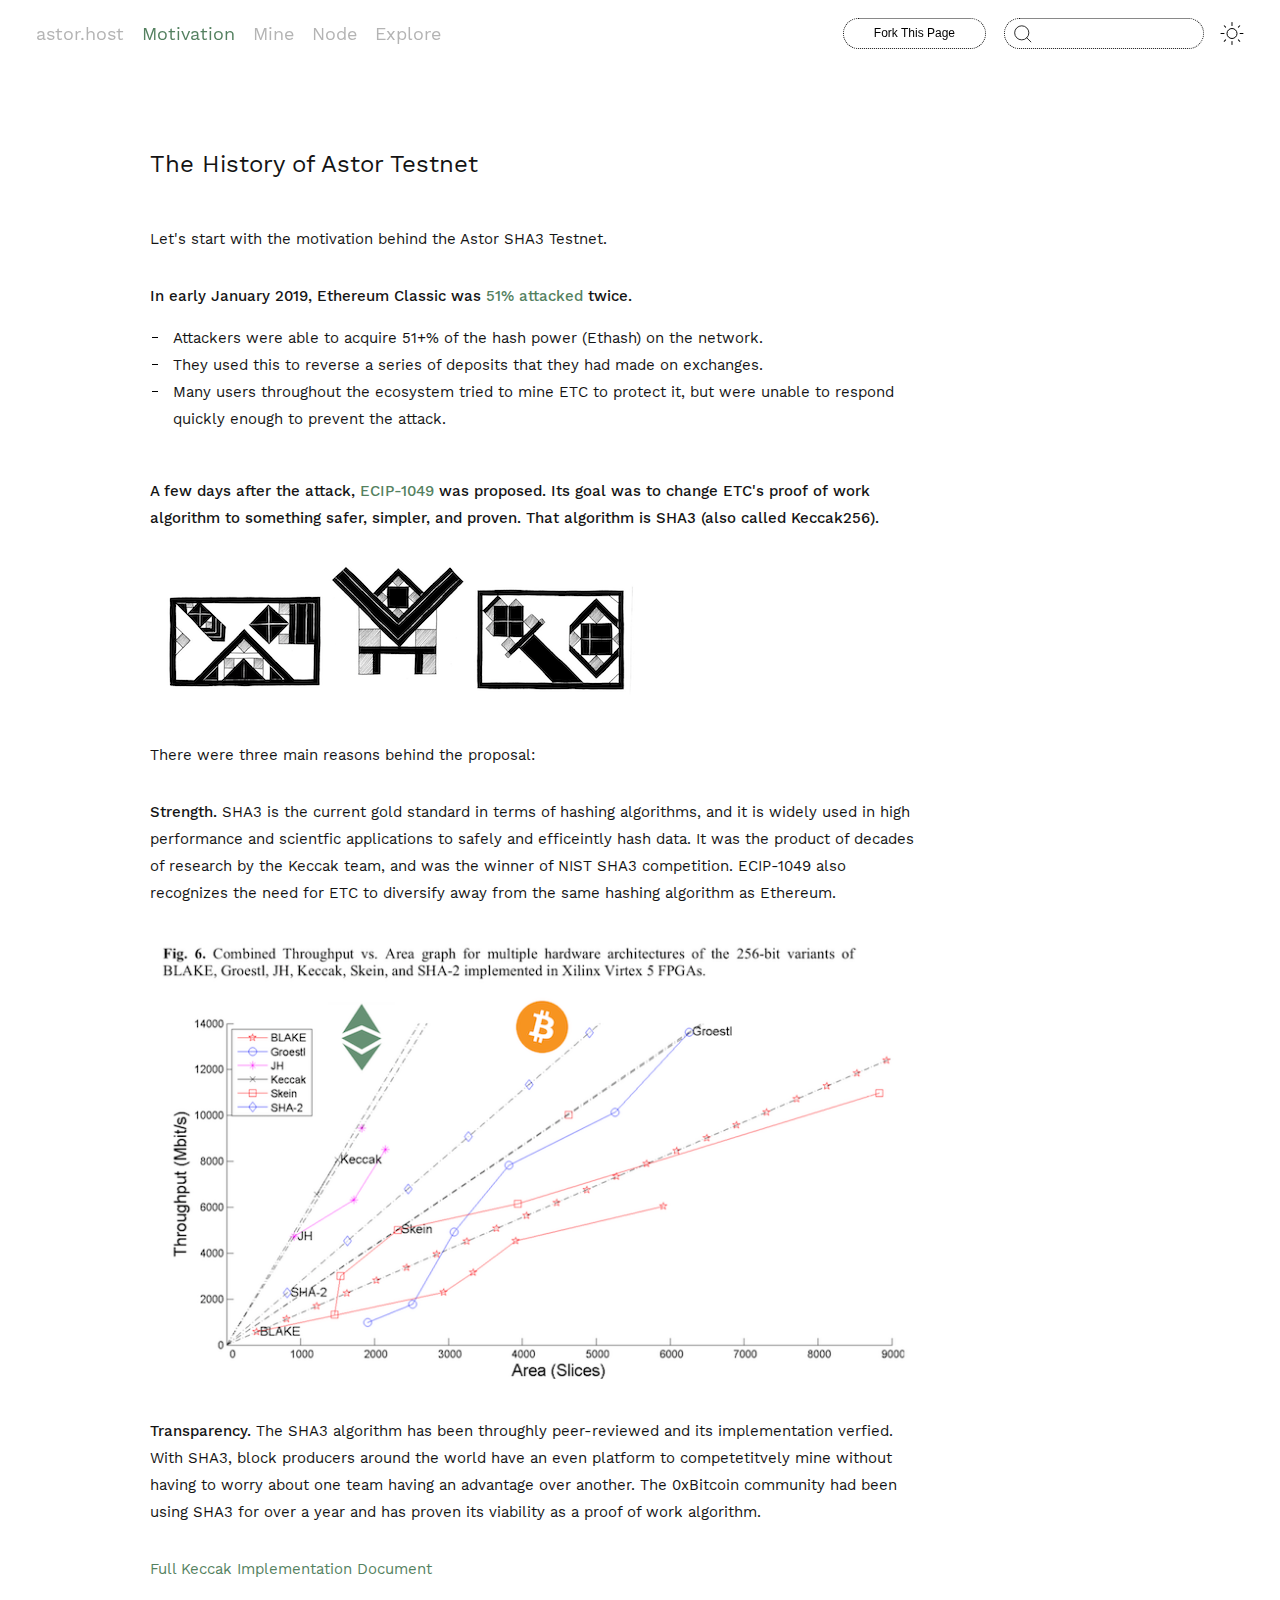
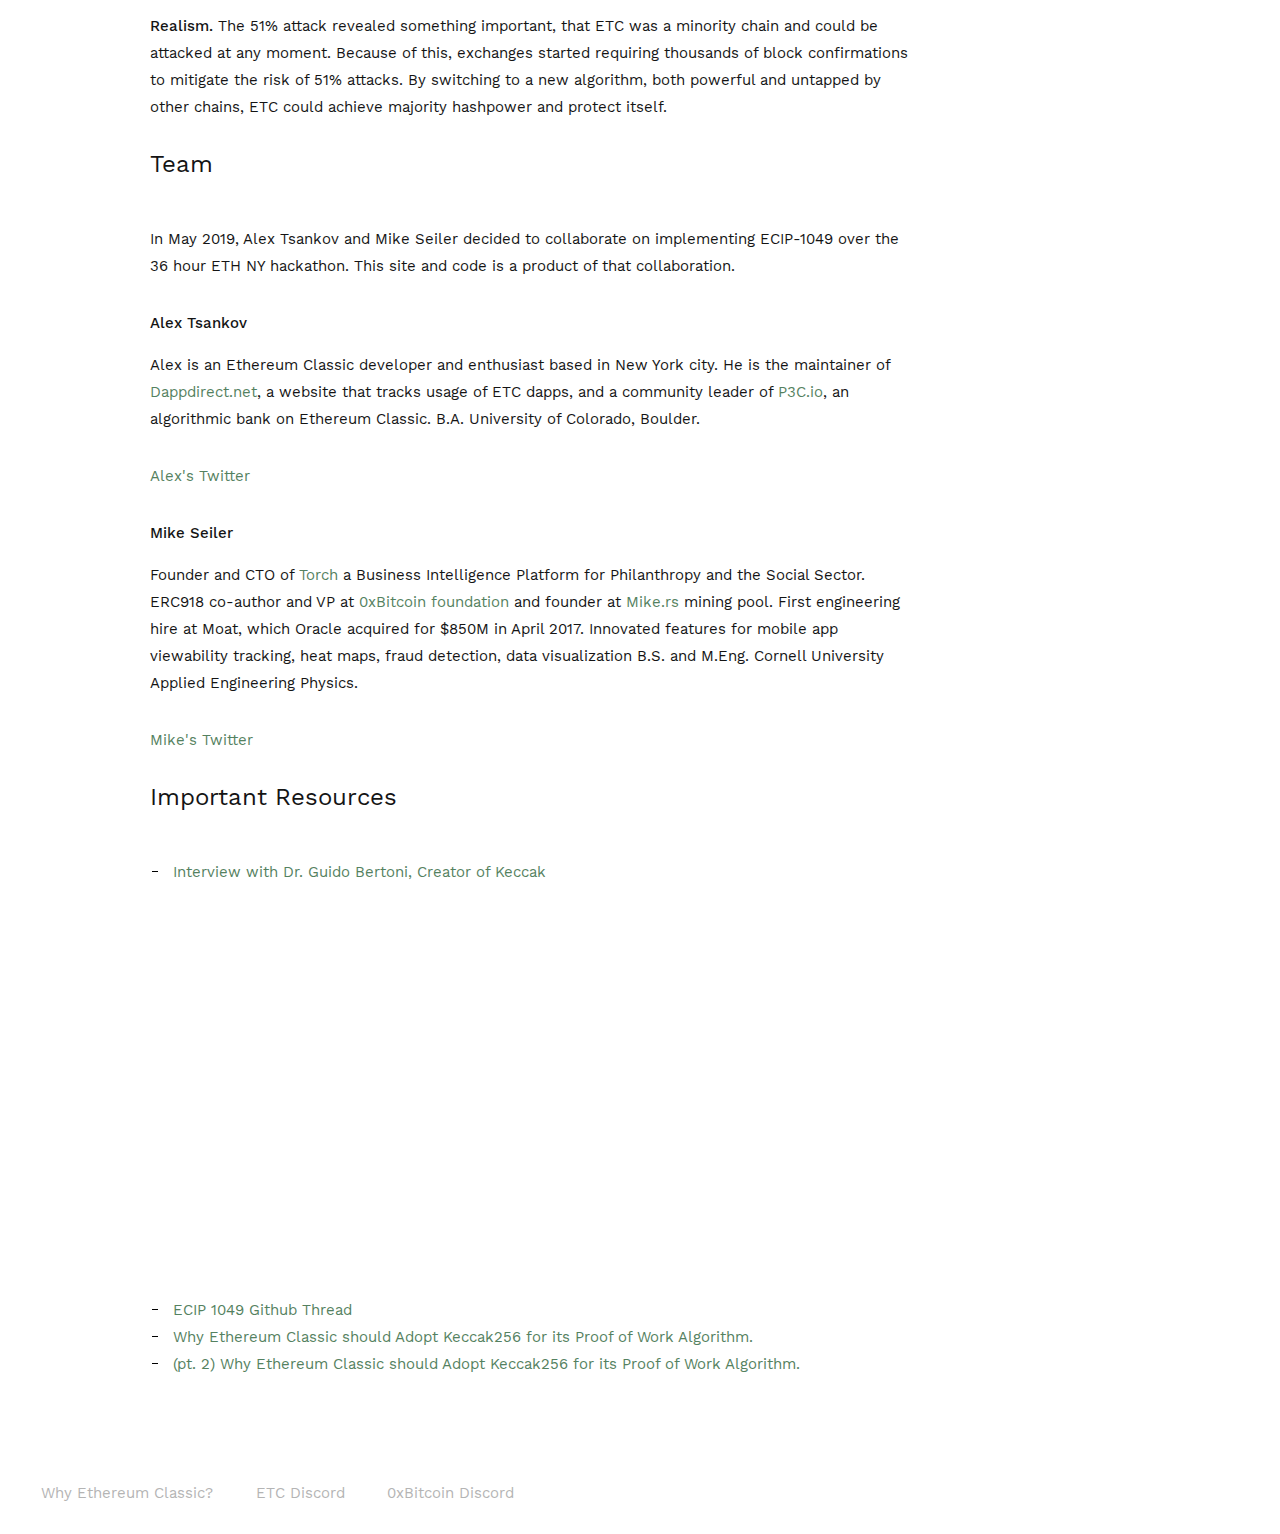
<file: motivation/index.html>
<!DOCTYPE html>
<html lang="en-US">
  <head>
    <meta charset="utf-8">
    <meta name="viewport" content="width=device-width,initial-scale=1">
    <title>Motivation | astor.host</title>
    <meta name="description" content="Astor Network Resources">
    <meta name="viewport" content="width=device-width,initial-scale=1,maximum-scale=1,maximum-scale=1">
  <link rel="icon" type="image/png" href="favicon.png">
    
    <link rel="preload" href="/assets/css/0.styles.310e7f9d.css" as="style"><link rel="preload" href="/assets/js/app.64a0c5ce.js" as="script"><link rel="preload" href="/assets/js/3.2b83b93b.js" as="script"><link rel="preload" href="/assets/js/10.b96c7259.js" as="script"><link rel="prefetch" href="/assets/js/11.89c7d3b5.js"><link rel="prefetch" href="/assets/js/12.0d34e453.js"><link rel="prefetch" href="/assets/js/13.d09b0bf7.js"><link rel="prefetch" href="/assets/js/14.1d7be906.js"><link rel="prefetch" href="/assets/js/2.b33a9ac1.js"><link rel="prefetch" href="/assets/js/4.f0b7142f.js"><link rel="prefetch" href="/assets/js/5.7ce71dc8.js"><link rel="prefetch" href="/assets/js/6.869b3f6b.js"><link rel="prefetch" href="/assets/js/7.752d2f20.js"><link rel="prefetch" href="/assets/js/8.f24c0346.js"><link rel="prefetch" href="/assets/js/9.3c11cb4b.js">
    <link rel="stylesheet" href="/assets/css/0.styles.310e7f9d.css">
  </head>
  <body>
    <div id="app" data-server-rendered="true"><div id="wrapper" data-v-7a4724d8><header class="header-right flex" data-v-2855cfc8 data-v-7a4724d8><div class="flex" data-v-2855cfc8><div class="sidebar-button" data-v-2855cfc8><svg width="25px" height="20px" viewBox="0 0 25 20" xmlns="http://www.w3.org/2000/svg" aria-hidden="true" role="img" class="icon"><g transform="translate(-22.000000, -2.000000)"><g transform="translate(22.000000, 2.545974)"><path d="M24.7714844,0.5 L0,0.5"></path> <path d="M24.7714844,9.72701303 L0,9.72701303"></path> <path d="M24.7714844,18.9540261 L0,18.9540261"></path></g></g></svg> <a href="/" class="home-link router-link-active"><span class="site-name">astor.host</span></a></div> <nav class="nav-links sm-hide" data-v-2855cfc8><ul class="nav-ul"><li class="nav-item"><a href="/" class="nav-link">astor.host</a></li><li class="nav-item"><a href="/motivation/" class="nav-link router-link-exact-active router-link-active">Motivation</a></li><li class="nav-item"><a href="/mine/" class="nav-link">Mine</a></li><li class="nav-item"><a href="/node/" class="nav-link">Node</a></li><li class="nav-item"><a href="/explore/" class="nav-link">Explore</a></li></ul></nav></div> <div class="menu inline flex flex-center" data-v-2855cfc8><a href="https://github.com/antsankov/astor-network" target="_blank" class="sm-hide md-hide" data-v-2855cfc8><button data-v-2855cfc8>Fork This Page</button></a> <div class="search-box" data-v-2855cfc8><input aria-label="Search" autocomplete="off" spellcheck="false" value=""> <!----></div> <a href="#" class="md-up-hide" data-v-2855cfc8><img src="/assets/img/icon-github.3720c649.svg" class="hide-dark" data-v-2855cfc8> <img src="/assets/img/icon-github-white.e05d488b.svg" class="show-dark" data-v-2855cfc8></a> <span class="pointer view-mode" data-v-2855cfc8><img src="/assets/img/icon-sun.f0087fa4.svg" class="hide-dark" data-v-2855cfc8> <img src="/assets/img/icon-moon.0d522939.svg" class="show-dark" data-v-2855cfc8></span></div></header> <!----> <div class="content default"><h1 id="the-history-of-astor-testnet"><a href="#the-history-of-astor-testnet" aria-hidden="true" class="header-anchor">↳</a> The History of Astor Testnet</h1> <p>Let's start with the motivation behind the Astor SHA3 Testnet.</p> <p><strong>In early January 2019, Ethereum Classic was <a href="https://medium.com/@slowmist/the-analysis-of-etc-51-attack-from-slowmist-team-728596d76ead" target="_blank" rel="noopener noreferrer">51% attacked<svg xmlns="http://www.w3.org/2000/svg" aria-hidden="true" x="0px" y="0px" viewBox="0 0 100 100" width="15" height="15" class="icon outbound"><path fill="currentColor" d="M18.8,85.1h56l0,0c2.2,0,4-1.8,4-4v-32h-8v28h-48v-48h28v-8h-32l0,0c-2.2,0-4,1.8-4,4v56C14.8,83.3,16.6,85.1,18.8,85.1z"></path> <polygon fill="currentColor" points="45.7,48.7 51.3,54.3 77.2,28.5 77.2,37.2 85.2,37.2 85.2,14.9 62.8,14.9 62.8,22.9 71.5,22.9"></polygon></svg></a> twice.</strong></p> <ul><li>Attackers were able to acquire 51+% of the hash power (Ethash) on the network.</li> <li>They used this to reverse a series of deposits that they had made on exchanges.</li> <li>Many users throughout the ecosystem tried to mine ETC to protect it, but were unable to respond quickly enough to prevent the attack.</li></ul> <p><strong>A few days after the attack, <a href="https://github.com/ethereumclassic/ECIPs/issues/394" target="_blank" rel="noopener noreferrer">ECIP-1049<svg xmlns="http://www.w3.org/2000/svg" aria-hidden="true" x="0px" y="0px" viewBox="0 0 100 100" width="15" height="15" class="icon outbound"><path fill="currentColor" d="M18.8,85.1h56l0,0c2.2,0,4-1.8,4-4v-32h-8v28h-48v-48h28v-8h-32l0,0c-2.2,0-4,1.8-4,4v56C14.8,83.3,16.6,85.1,18.8,85.1z"></path> <polygon fill="currentColor" points="45.7,48.7 51.3,54.3 77.2,28.5 77.2,37.2 85.2,37.2 85.2,14.9 62.8,14.9 62.8,22.9 71.5,22.9"></polygon></svg></a> was proposed. Its goal was to change ETC's proof of work algorithm to something safer, simpler, and proven. That algorithm is SHA3 (also called Keccak256).</strong></p> <p><img src="/tiles.png" alt="Astor Tiles"></p> <p>There were three main reasons behind the proposal:</p> <p><strong>Strength.</strong> SHA3 is the current gold standard in terms of hashing algorithms, and it is widely used in high performance and scientfic applications to safely and efficeintly hash data. It was the product of decades of research by the Keccak team, and was the winner of NIST SHA3 competition. ECIP-1049 also recognizes the need for ETC to diversify away from the same hashing algorithm as Ethereum.</p> <p><img src="/hash.png" alt="Hash"></p> <p><strong>Transparency.</strong> The SHA3 algorithm has been throughly peer-reviewed and its implementation verfied. With SHA3, block producers around the world have an even platform to competetitvely mine without having to worry about one team having an advantage over another. The 0xBitcoin community had been using SHA3 for over a year and has proven its viability as a proof of work algorithm.</p> <p><a href="https://keccak.team/files/Keccak-implementation-3.2.pdf" target="_blank" rel="noopener noreferrer">Full Keccak Implementation Document<svg xmlns="http://www.w3.org/2000/svg" aria-hidden="true" x="0px" y="0px" viewBox="0 0 100 100" width="15" height="15" class="icon outbound"><path fill="currentColor" d="M18.8,85.1h56l0,0c2.2,0,4-1.8,4-4v-32h-8v28h-48v-48h28v-8h-32l0,0c-2.2,0-4,1.8-4,4v56C14.8,83.3,16.6,85.1,18.8,85.1z"></path> <polygon fill="currentColor" points="45.7,48.7 51.3,54.3 77.2,28.5 77.2,37.2 85.2,37.2 85.2,14.9 62.8,14.9 62.8,22.9 71.5,22.9"></polygon></svg></a></p> <p><strong>Realism.</strong> The 51% attack revealed something important, that ETC was a minority chain and could be attacked at any moment. Because of this, exchanges started requiring thousands of block confirmations to mitigate the risk of 51% attacks. By switching to a new algorithm, both powerful and untapped by other chains, ETC could achieve majority hashpower and protect itself.</p> <h1 id="team"><a href="#team" aria-hidden="true" class="header-anchor">↳</a> Team</h1> <p>In May 2019, Alex Tsankov and Mike Seiler decided to collaborate on implementing ECIP-1049 over the 36 hour ETH NY hackathon. This site and code is a product of that collaboration.</p> <h3 id="alex-tsankov"><a href="#alex-tsankov" aria-hidden="true" class="header-anchor">↳</a> Alex Tsankov</h3> <p>Alex is an Ethereum Classic developer and enthusiast based in New York city. He is the maintainer of <a href="https://dappdirect.net" target="_blank" rel="noopener noreferrer">Dappdirect.net<svg xmlns="http://www.w3.org/2000/svg" aria-hidden="true" x="0px" y="0px" viewBox="0 0 100 100" width="15" height="15" class="icon outbound"><path fill="currentColor" d="M18.8,85.1h56l0,0c2.2,0,4-1.8,4-4v-32h-8v28h-48v-48h28v-8h-32l0,0c-2.2,0-4,1.8-4,4v56C14.8,83.3,16.6,85.1,18.8,85.1z"></path> <polygon fill="currentColor" points="45.7,48.7 51.3,54.3 77.2,28.5 77.2,37.2 85.2,37.2 85.2,14.9 62.8,14.9 62.8,22.9 71.5,22.9"></polygon></svg></a>, a website that tracks usage of ETC dapps, and a community leader of <a href="https://p3c.io" target="_blank" rel="noopener noreferrer">P3C.io<svg xmlns="http://www.w3.org/2000/svg" aria-hidden="true" x="0px" y="0px" viewBox="0 0 100 100" width="15" height="15" class="icon outbound"><path fill="currentColor" d="M18.8,85.1h56l0,0c2.2,0,4-1.8,4-4v-32h-8v28h-48v-48h28v-8h-32l0,0c-2.2,0-4,1.8-4,4v56C14.8,83.3,16.6,85.1,18.8,85.1z"></path> <polygon fill="currentColor" points="45.7,48.7 51.3,54.3 77.2,28.5 77.2,37.2 85.2,37.2 85.2,14.9 62.8,14.9 62.8,22.9 71.5,22.9"></polygon></svg></a>, an algorithmic bank on Ethereum Classic. B.A. University of Colorado, Boulder.</p> <p><a href="https://twitter.com/antsankov" target="_blank" rel="noopener noreferrer">Alex's Twitter<svg xmlns="http://www.w3.org/2000/svg" aria-hidden="true" x="0px" y="0px" viewBox="0 0 100 100" width="15" height="15" class="icon outbound"><path fill="currentColor" d="M18.8,85.1h56l0,0c2.2,0,4-1.8,4-4v-32h-8v28h-48v-48h28v-8h-32l0,0c-2.2,0-4,1.8-4,4v56C14.8,83.3,16.6,85.1,18.8,85.1z"></path> <polygon fill="currentColor" points="45.7,48.7 51.3,54.3 77.2,28.5 77.2,37.2 85.2,37.2 85.2,14.9 62.8,14.9 62.8,22.9 71.5,22.9"></polygon></svg></a></p> <h3 id="mike-seiler"><a href="#mike-seiler" aria-hidden="true" class="header-anchor">↳</a> Mike Seiler</h3> <p>Founder and CTO of <a href="www.torch1.com">Torch</a> a Business Intelligence Platform for Philanthropy and the Social Sector. ERC918 co-author and VP at <a href="0xbitcoin.foundation">0xBitcoin foundation</a> and founder at <a href="mike.rs">Mike.rs</a> mining pool. First engineering hire at Moat, which Oracle acquired for $850M in April 2017. Innovated features for mobile app viewability tracking, heat maps, fraud detection, data visualization B.S. and M.Eng. Cornell University Applied Engineering Physics.</p> <p><a href="https://twitter.com/mseiler1" target="_blank" rel="noopener noreferrer">Mike's Twitter<svg xmlns="http://www.w3.org/2000/svg" aria-hidden="true" x="0px" y="0px" viewBox="0 0 100 100" width="15" height="15" class="icon outbound"><path fill="currentColor" d="M18.8,85.1h56l0,0c2.2,0,4-1.8,4-4v-32h-8v28h-48v-48h28v-8h-32l0,0c-2.2,0-4,1.8-4,4v56C14.8,83.3,16.6,85.1,18.8,85.1z"></path> <polygon fill="currentColor" points="45.7,48.7 51.3,54.3 77.2,28.5 77.2,37.2 85.2,37.2 85.2,14.9 62.8,14.9 62.8,22.9 71.5,22.9"></polygon></svg></a></p> <h1 id="important-resources"><a href="#important-resources" aria-hidden="true" class="header-anchor">↳</a> Important Resources</h1> <ul><li><a href="https://www.youtube.com/watch?v=vN7NI0Oi79E" target="_blank" rel="noopener noreferrer">Interview with Dr. Guido Bertoni, Creator of Keccak<svg xmlns="http://www.w3.org/2000/svg" aria-hidden="true" x="0px" y="0px" viewBox="0 0 100 100" width="15" height="15" class="icon outbound"><path fill="currentColor" d="M18.8,85.1h56l0,0c2.2,0,4-1.8,4-4v-32h-8v28h-48v-48h28v-8h-32l0,0c-2.2,0-4,1.8-4,4v56C14.8,83.3,16.6,85.1,18.8,85.1z"></path> <polygon fill="currentColor" points="45.7,48.7 51.3,54.3 77.2,28.5 77.2,37.2 85.2,37.2 85.2,14.9 62.8,14.9 62.8,22.9 71.5,22.9"></polygon></svg></a> <div class="iframe-container"><iframe width="560" height="315" src="https://www.youtube.com/embed/vN7NI0Oi79E" frameborder="0" allow="accelerometer; autoplay; encrypted-media; gyroscope; picture-in-picture" allowfullscreen="allowfullscreen"></iframe></div></li> <li><a href="https://github.com/ethereumclassic/ECIPs/issues/394" target="_blank" rel="noopener noreferrer">ECIP 1049 Github Thread<svg xmlns="http://www.w3.org/2000/svg" aria-hidden="true" x="0px" y="0px" viewBox="0 0 100 100" width="15" height="15" class="icon outbound"><path fill="currentColor" d="M18.8,85.1h56l0,0c2.2,0,4-1.8,4-4v-32h-8v28h-48v-48h28v-8h-32l0,0c-2.2,0-4,1.8-4,4v56C14.8,83.3,16.6,85.1,18.8,85.1z"></path> <polygon fill="currentColor" points="45.7,48.7 51.3,54.3 77.2,28.5 77.2,37.2 85.2,37.2 85.2,14.9 62.8,14.9 62.8,22.9 71.5,22.9"></polygon></svg></a></li> <li><a href="https://medium.com/@antsankov/ecip-1049-why-ethereum-classic-should-adopt-keccak256-for-its-proof-of-work-algorithm-e45aee32d8a9" target="_blank" rel="noopener noreferrer">Why Ethereum Classic should Adopt Keccak256 for its Proof of Work Algorithm.<svg xmlns="http://www.w3.org/2000/svg" aria-hidden="true" x="0px" y="0px" viewBox="0 0 100 100" width="15" height="15" class="icon outbound"><path fill="currentColor" d="M18.8,85.1h56l0,0c2.2,0,4-1.8,4-4v-32h-8v28h-48v-48h28v-8h-32l0,0c-2.2,0-4,1.8-4,4v56C14.8,83.3,16.6,85.1,18.8,85.1z"></path> <polygon fill="currentColor" points="45.7,48.7 51.3,54.3 77.2,28.5 77.2,37.2 85.2,37.2 85.2,14.9 62.8,14.9 62.8,22.9 71.5,22.9"></polygon></svg></a></li> <li><a href="https://medium.com/@antsankov/pt-2-ecip-1049-why-ethereum-classic-should-adopt-keccak256-for-its-proof-of-work-algorithm-24052ea6eed1" target="_blank" rel="noopener noreferrer">(pt. 2) Why Ethereum Classic should Adopt Keccak256 for its Proof of Work Algorithm.<svg xmlns="http://www.w3.org/2000/svg" aria-hidden="true" x="0px" y="0px" viewBox="0 0 100 100" width="15" height="15" class="icon outbound"><path fill="currentColor" d="M18.8,85.1h56l0,0c2.2,0,4-1.8,4-4v-32h-8v28h-48v-48h28v-8h-32l0,0c-2.2,0-4,1.8-4,4v56C14.8,83.3,16.6,85.1,18.8,85.1z"></path> <polygon fill="currentColor" points="45.7,48.7 51.3,54.3 77.2,28.5 77.2,37.2 85.2,37.2 85.2,14.9 62.8,14.9 62.8,22.9 71.5,22.9"></polygon></svg></a></li></ul></div> <div class="sidebar" data-v-7a4724d8><nav class="nav-links"><ul class="nav-ul"><li class="nav-item"><a href="/" class="nav-link">astor.host</a></li><li class="nav-item"><a href="/motivation/" class="nav-link router-link-exact-active router-link-active">Motivation</a></li><li class="nav-item"><a href="/mine/" class="nav-link">Mine</a></li><li class="nav-item"><a href="/node/" class="nav-link">Node</a></li><li class="nav-item"><a href="/explore/" class="nav-link">Explore</a></li></ul></nav>  <!----> </div> <footer class="footer" data-v-67e1ead7 data-v-7a4724d8><ul data-v-67e1ead7><li data-v-67e1ead7><a href="https://ethereumclassic.org/" target="_blank" data-v-67e1ead7>Why Ethereum Classic?</a></li> <li data-v-67e1ead7><a href="https://discordapp.com/invite/MzGu7F" target="_blank" data-v-67e1ead7>ETC Discord</a></li> <li data-v-67e1ead7><a href="https://discord.gg/JGEqqmS" target="_blank" data-v-67e1ead7>0xBitcoin Discord</a></li></ul></footer></div><div class="global-ui"></div></div>
    <script src="/assets/js/app.64a0c5ce.js" defer></script><script src="/assets/js/3.2b83b93b.js" defer></script><script src="/assets/js/10.b96c7259.js" defer></script>
  </body>
</html>
</file>
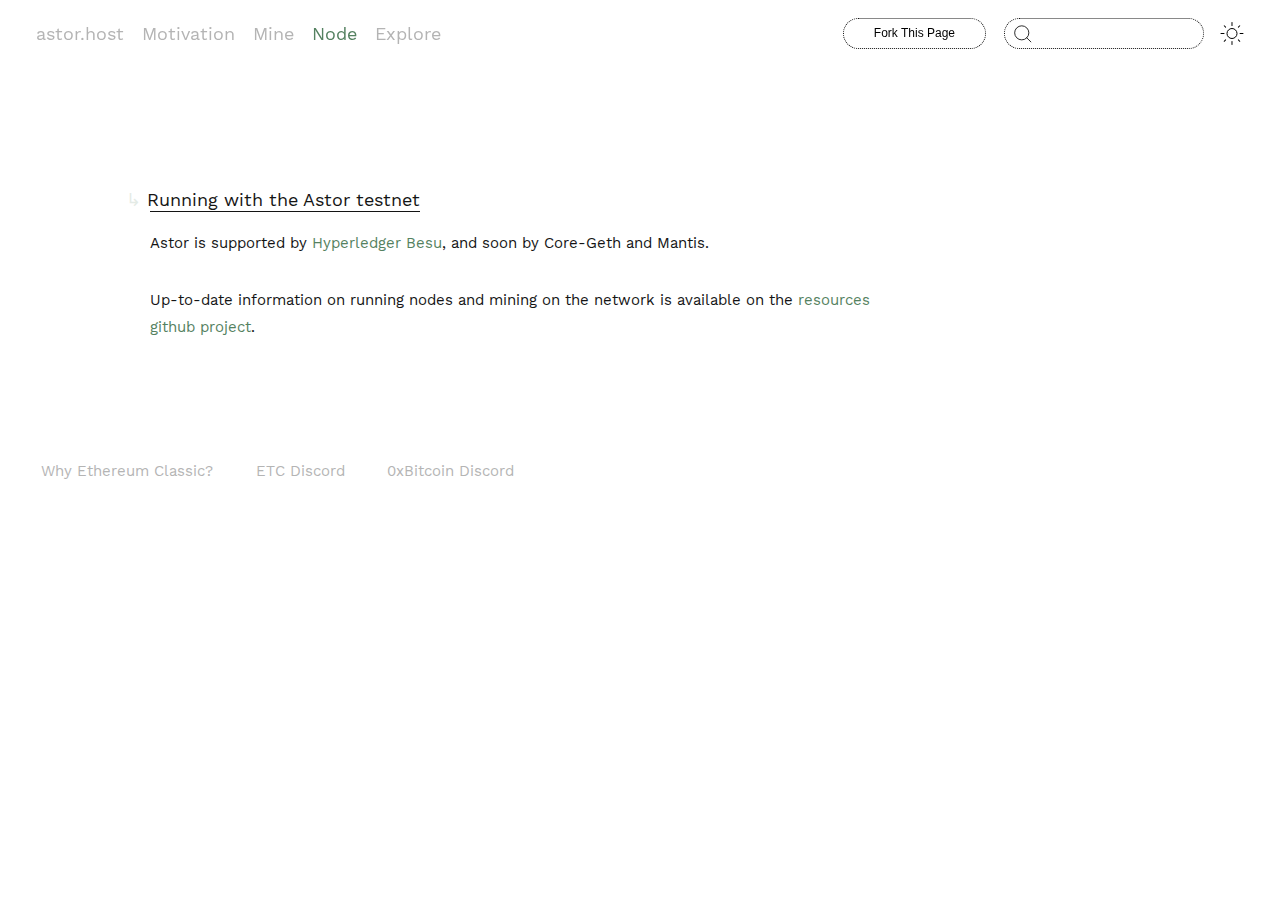
<file: node/index.html>
<!DOCTYPE html>
<html lang="en-US">
  <head>
    <meta charset="utf-8">
    <meta name="viewport" content="width=device-width,initial-scale=1">
    <title>Node | astor.host</title>
    <meta name="description" content="Astor Network Resources">
    <meta name="viewport" content="width=device-width,initial-scale=1,maximum-scale=1,maximum-scale=1">
  <link rel="icon" type="image/png" href="favicon.png">
    
    <link rel="preload" href="/assets/css/0.styles.310e7f9d.css" as="style"><link rel="preload" href="/assets/js/app.64a0c5ce.js" as="script"><link rel="preload" href="/assets/js/3.2b83b93b.js" as="script"><link rel="preload" href="/assets/js/11.89c7d3b5.js" as="script"><link rel="prefetch" href="/assets/js/10.b96c7259.js"><link rel="prefetch" href="/assets/js/12.0d34e453.js"><link rel="prefetch" href="/assets/js/13.d09b0bf7.js"><link rel="prefetch" href="/assets/js/14.1d7be906.js"><link rel="prefetch" href="/assets/js/2.b33a9ac1.js"><link rel="prefetch" href="/assets/js/4.f0b7142f.js"><link rel="prefetch" href="/assets/js/5.7ce71dc8.js"><link rel="prefetch" href="/assets/js/6.869b3f6b.js"><link rel="prefetch" href="/assets/js/7.752d2f20.js"><link rel="prefetch" href="/assets/js/8.f24c0346.js"><link rel="prefetch" href="/assets/js/9.3c11cb4b.js">
    <link rel="stylesheet" href="/assets/css/0.styles.310e7f9d.css">
  </head>
  <body>
    <div id="app" data-server-rendered="true"><div id="wrapper" data-v-7a4724d8><header class="header-right flex" data-v-2855cfc8 data-v-7a4724d8><div class="flex" data-v-2855cfc8><div class="sidebar-button" data-v-2855cfc8><svg width="25px" height="20px" viewBox="0 0 25 20" xmlns="http://www.w3.org/2000/svg" aria-hidden="true" role="img" class="icon"><g transform="translate(-22.000000, -2.000000)"><g transform="translate(22.000000, 2.545974)"><path d="M24.7714844,0.5 L0,0.5"></path> <path d="M24.7714844,9.72701303 L0,9.72701303"></path> <path d="M24.7714844,18.9540261 L0,18.9540261"></path></g></g></svg> <a href="/" class="home-link router-link-active"><span class="site-name">astor.host</span></a></div> <nav class="nav-links sm-hide" data-v-2855cfc8><ul class="nav-ul"><li class="nav-item"><a href="/" class="nav-link">astor.host</a></li><li class="nav-item"><a href="/motivation/" class="nav-link">Motivation</a></li><li class="nav-item"><a href="/mine/" class="nav-link">Mine</a></li><li class="nav-item"><a href="/node/" class="nav-link router-link-exact-active router-link-active">Node</a></li><li class="nav-item"><a href="/explore/" class="nav-link">Explore</a></li></ul></nav></div> <div class="menu inline flex flex-center" data-v-2855cfc8><a href="https://github.com/antsankov/astor-network" target="_blank" class="sm-hide md-hide" data-v-2855cfc8><button data-v-2855cfc8>Fork This Page</button></a> <div class="search-box" data-v-2855cfc8><input aria-label="Search" autocomplete="off" spellcheck="false" value=""> <!----></div> <a href="#" class="md-up-hide" data-v-2855cfc8><img src="/assets/img/icon-github.3720c649.svg" class="hide-dark" data-v-2855cfc8> <img src="/assets/img/icon-github-white.e05d488b.svg" class="show-dark" data-v-2855cfc8></a> <span class="pointer view-mode" data-v-2855cfc8><img src="/assets/img/icon-sun.f0087fa4.svg" class="hide-dark" data-v-2855cfc8> <img src="/assets/img/icon-moon.0d522939.svg" class="show-dark" data-v-2855cfc8></span></div></header> <!----> <div class="content default"><h2 id="running-with-the-astor-testnet"><a href="#running-with-the-astor-testnet" aria-hidden="true" class="header-anchor">↳</a> Running with the Astor testnet</h2> <p>Astor is supported by <a href="https://github.com/hyperledger/besu" target="_blank" rel="noopener noreferrer">Hyperledger Besu<svg xmlns="http://www.w3.org/2000/svg" aria-hidden="true" x="0px" y="0px" viewBox="0 0 100 100" width="15" height="15" class="icon outbound"><path fill="currentColor" d="M18.8,85.1h56l0,0c2.2,0,4-1.8,4-4v-32h-8v28h-48v-48h28v-8h-32l0,0c-2.2,0-4,1.8-4,4v56C14.8,83.3,16.6,85.1,18.8,85.1z"></path> <polygon fill="currentColor" points="45.7,48.7 51.3,54.3 77.2,28.5 77.2,37.2 85.2,37.2 85.2,14.9 62.8,14.9 62.8,22.9 71.5,22.9"></polygon></svg></a>, and soon by Core-Geth and Mantis.</p> <p>Up-to-date information on running nodes and mining on the network is available on the <a href="https://github.com/astor-network/resources" target="_blank" rel="noopener noreferrer">resources github project<svg xmlns="http://www.w3.org/2000/svg" aria-hidden="true" x="0px" y="0px" viewBox="0 0 100 100" width="15" height="15" class="icon outbound"><path fill="currentColor" d="M18.8,85.1h56l0,0c2.2,0,4-1.8,4-4v-32h-8v28h-48v-48h28v-8h-32l0,0c-2.2,0-4,1.8-4,4v56C14.8,83.3,16.6,85.1,18.8,85.1z"></path> <polygon fill="currentColor" points="45.7,48.7 51.3,54.3 77.2,28.5 77.2,37.2 85.2,37.2 85.2,14.9 62.8,14.9 62.8,22.9 71.5,22.9"></polygon></svg></a>.</p></div> <div class="sidebar" data-v-7a4724d8><nav class="nav-links"><ul class="nav-ul"><li class="nav-item"><a href="/" class="nav-link">astor.host</a></li><li class="nav-item"><a href="/motivation/" class="nav-link">Motivation</a></li><li class="nav-item"><a href="/mine/" class="nav-link">Mine</a></li><li class="nav-item"><a href="/node/" class="nav-link router-link-exact-active router-link-active">Node</a></li><li class="nav-item"><a href="/explore/" class="nav-link">Explore</a></li></ul></nav>  <!----> </div> <footer class="footer" data-v-67e1ead7 data-v-7a4724d8><ul data-v-67e1ead7><li data-v-67e1ead7><a href="https://ethereumclassic.org/" target="_blank" data-v-67e1ead7>Why Ethereum Classic?</a></li> <li data-v-67e1ead7><a href="https://discordapp.com/invite/MzGu7F" target="_blank" data-v-67e1ead7>ETC Discord</a></li> <li data-v-67e1ead7><a href="https://discord.gg/JGEqqmS" target="_blank" data-v-67e1ead7>0xBitcoin Discord</a></li></ul></footer></div><div class="global-ui"></div></div>
    <script src="/assets/js/app.64a0c5ce.js" defer></script><script src="/assets/js/3.2b83b93b.js" defer></script><script src="/assets/js/11.89c7d3b5.js" defer></script>
  </body>
</html>
</file>
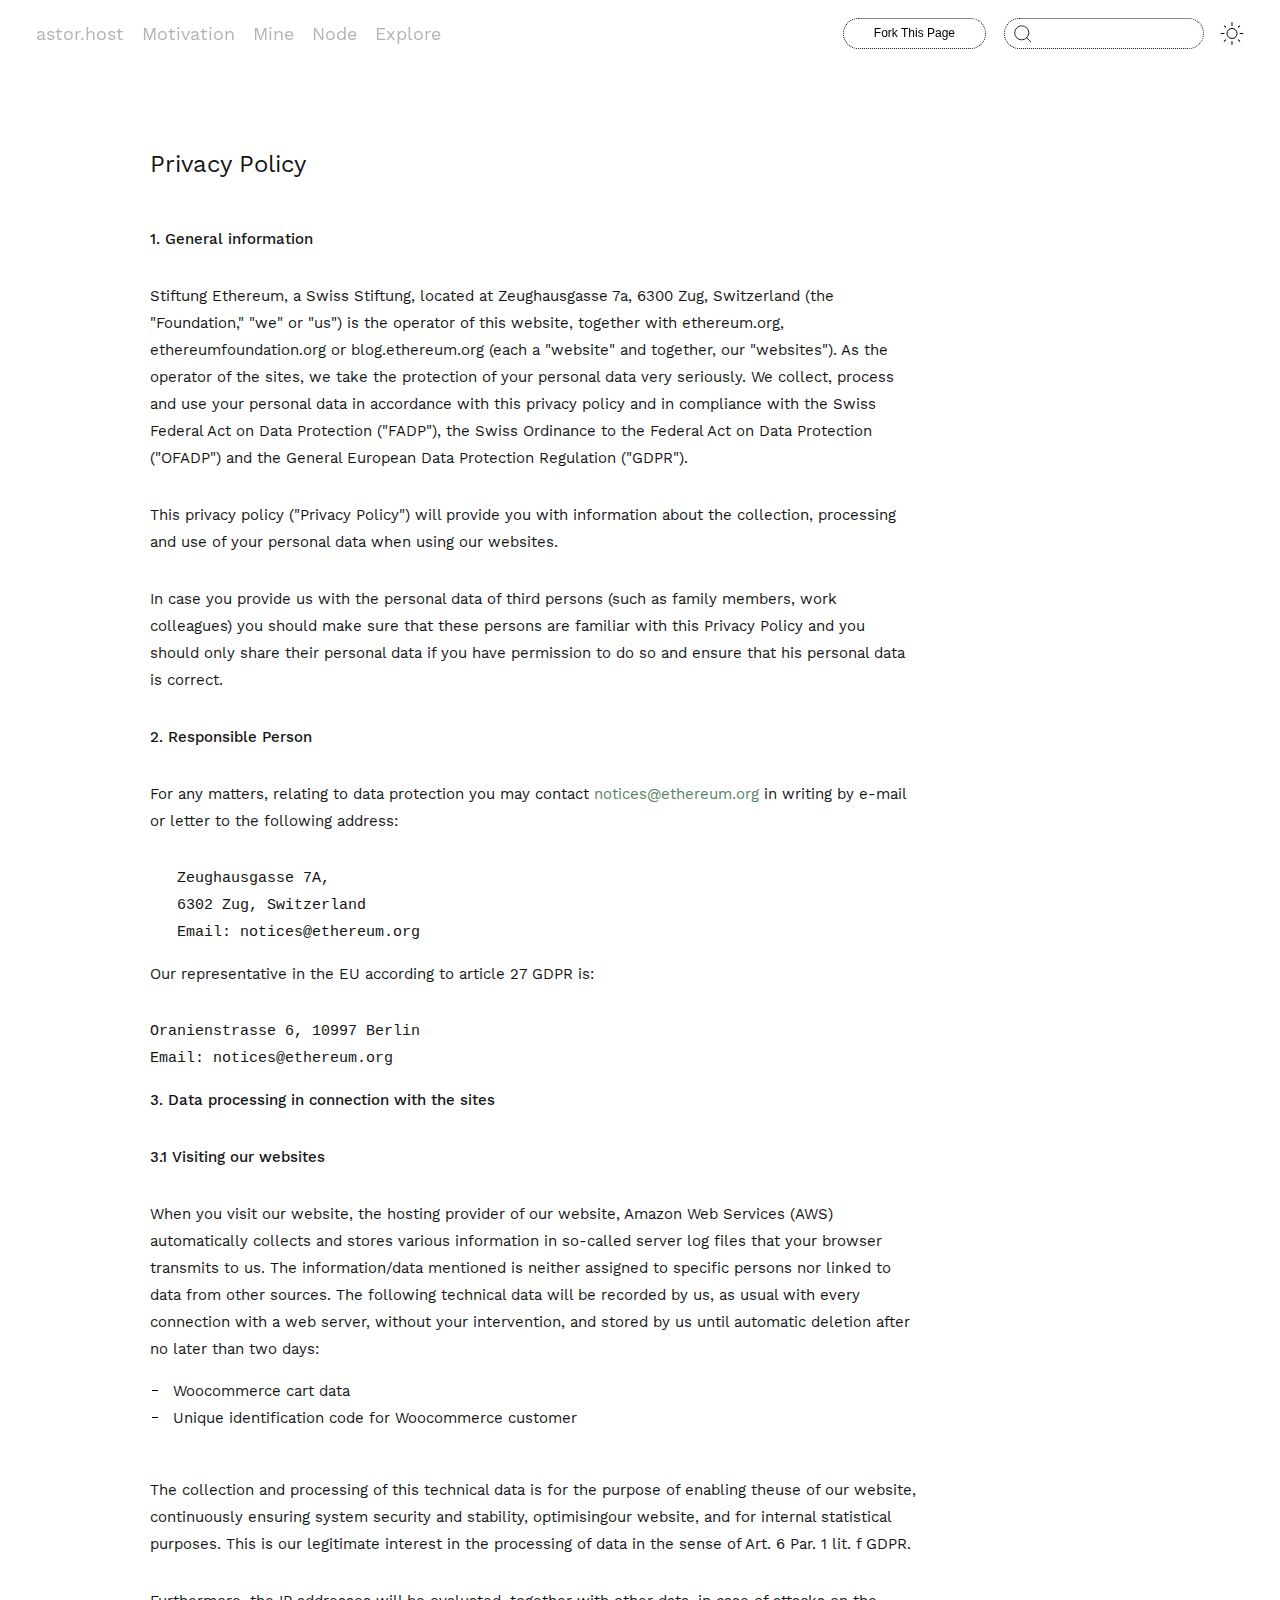
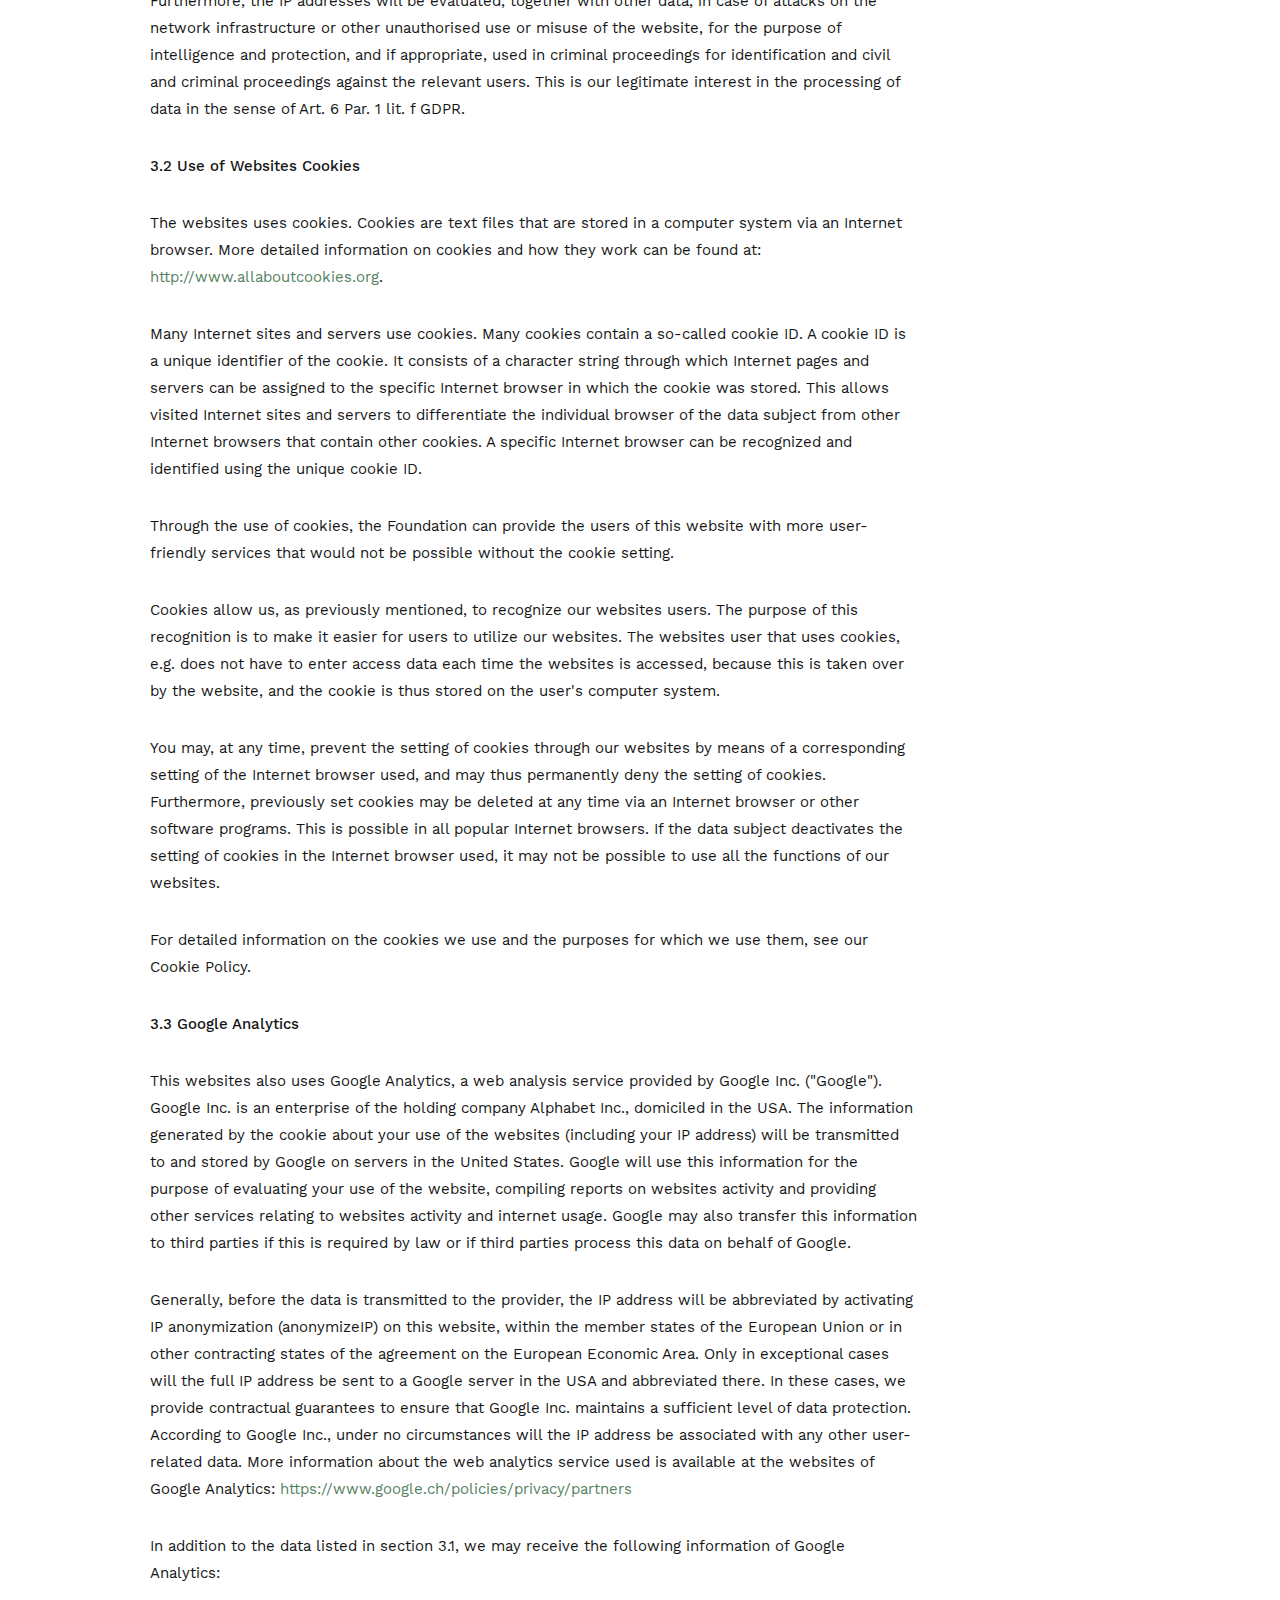
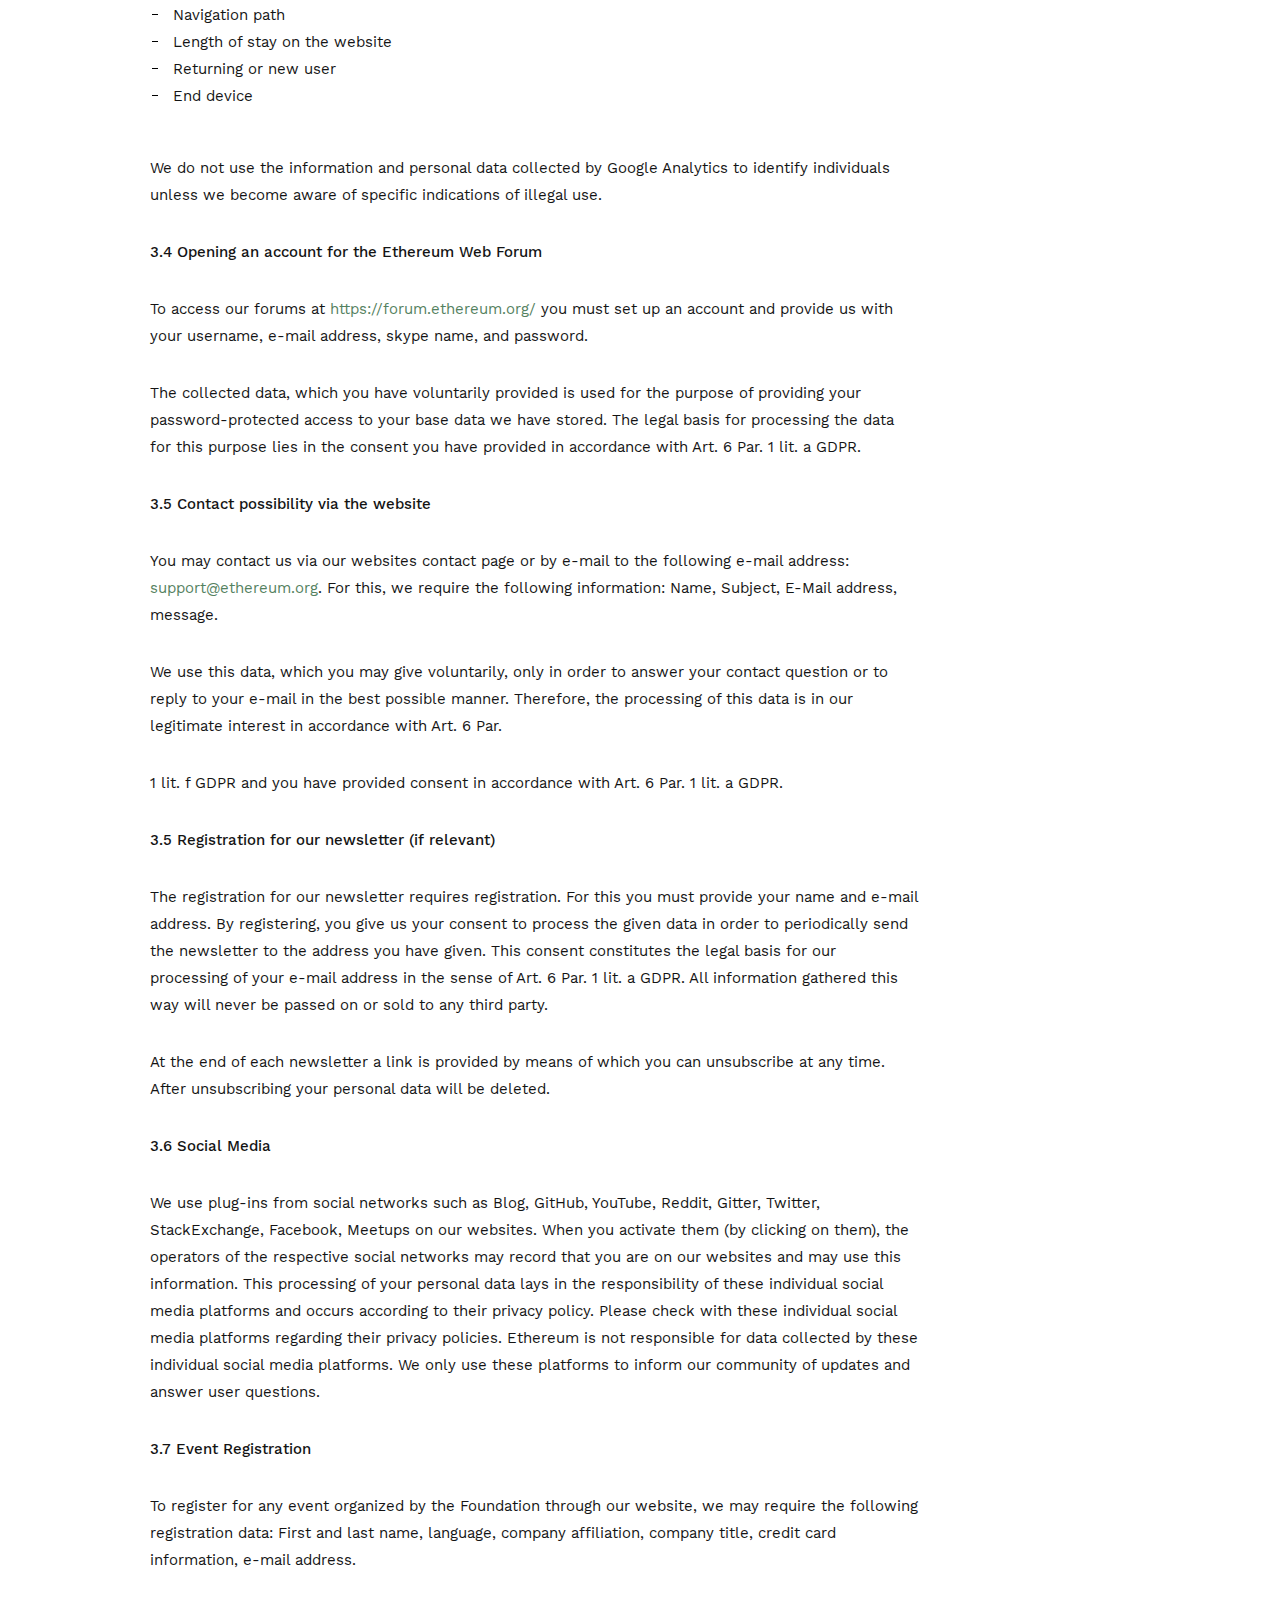
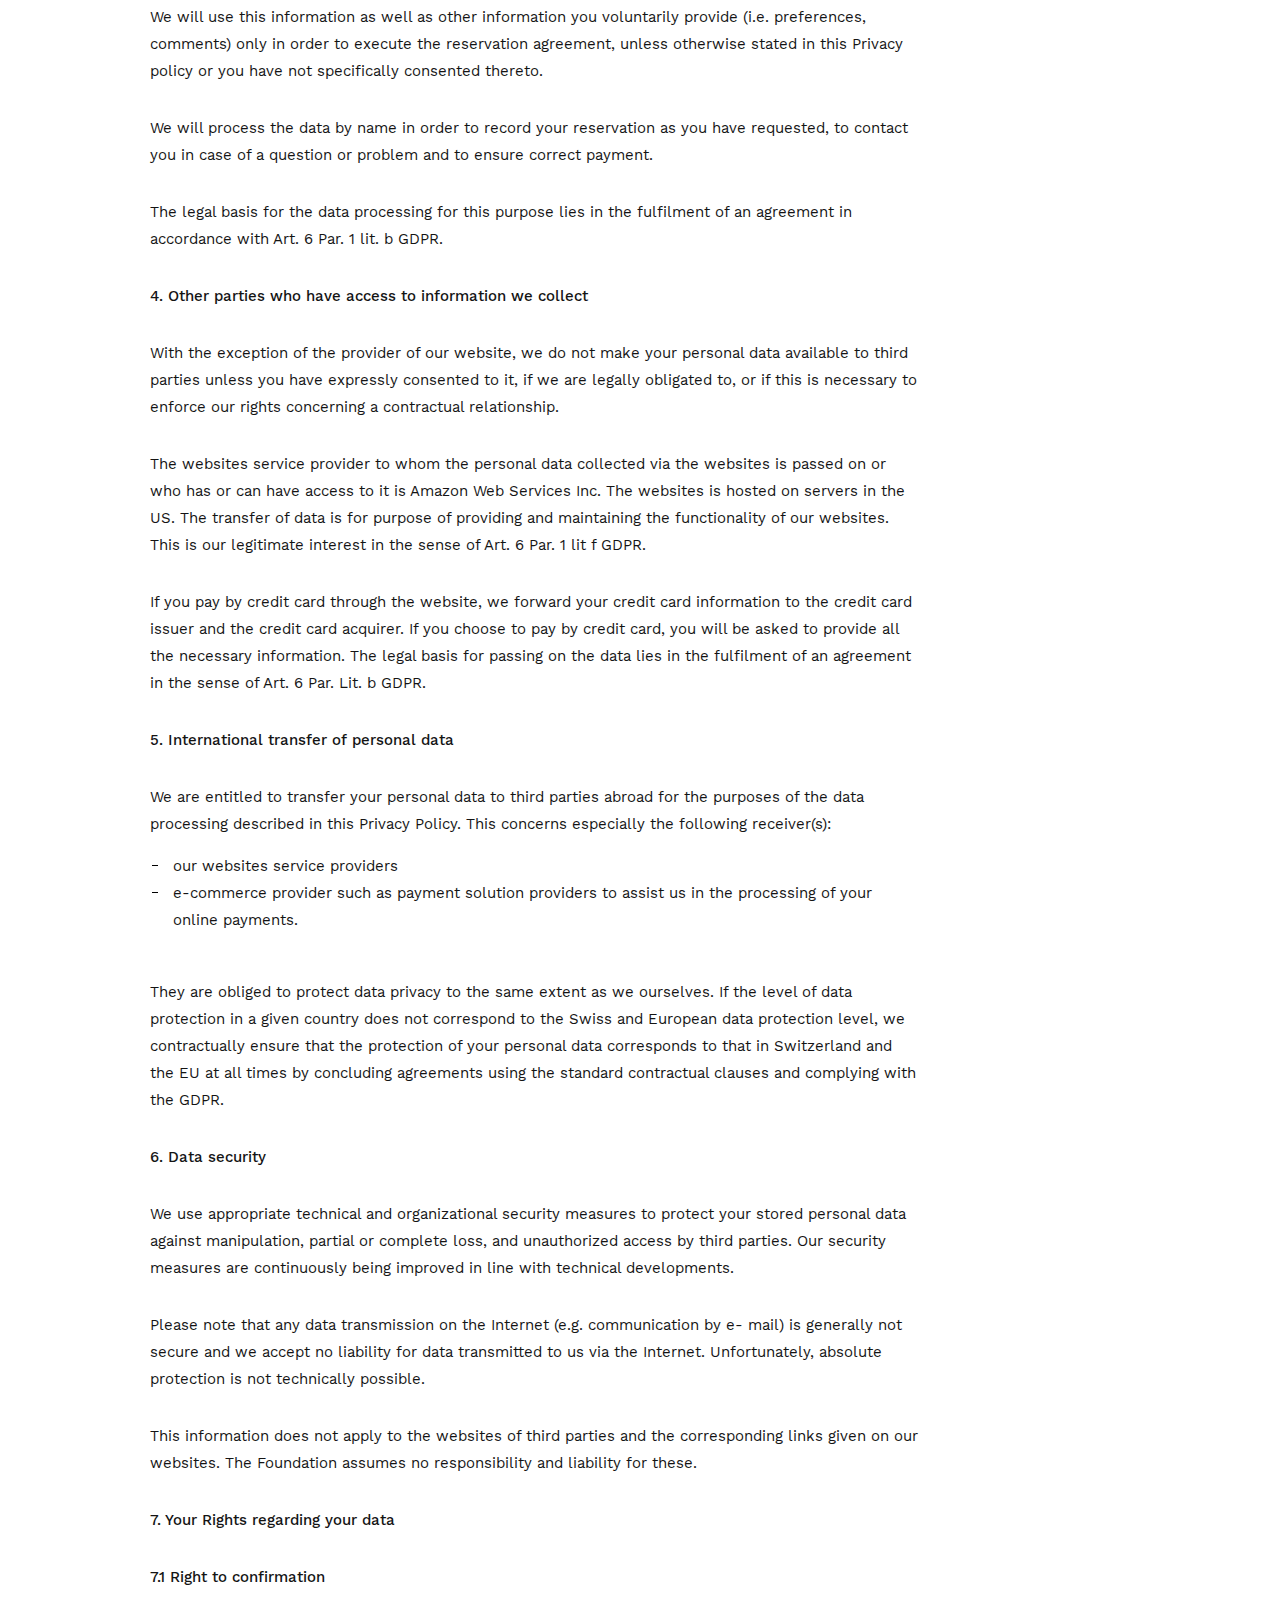
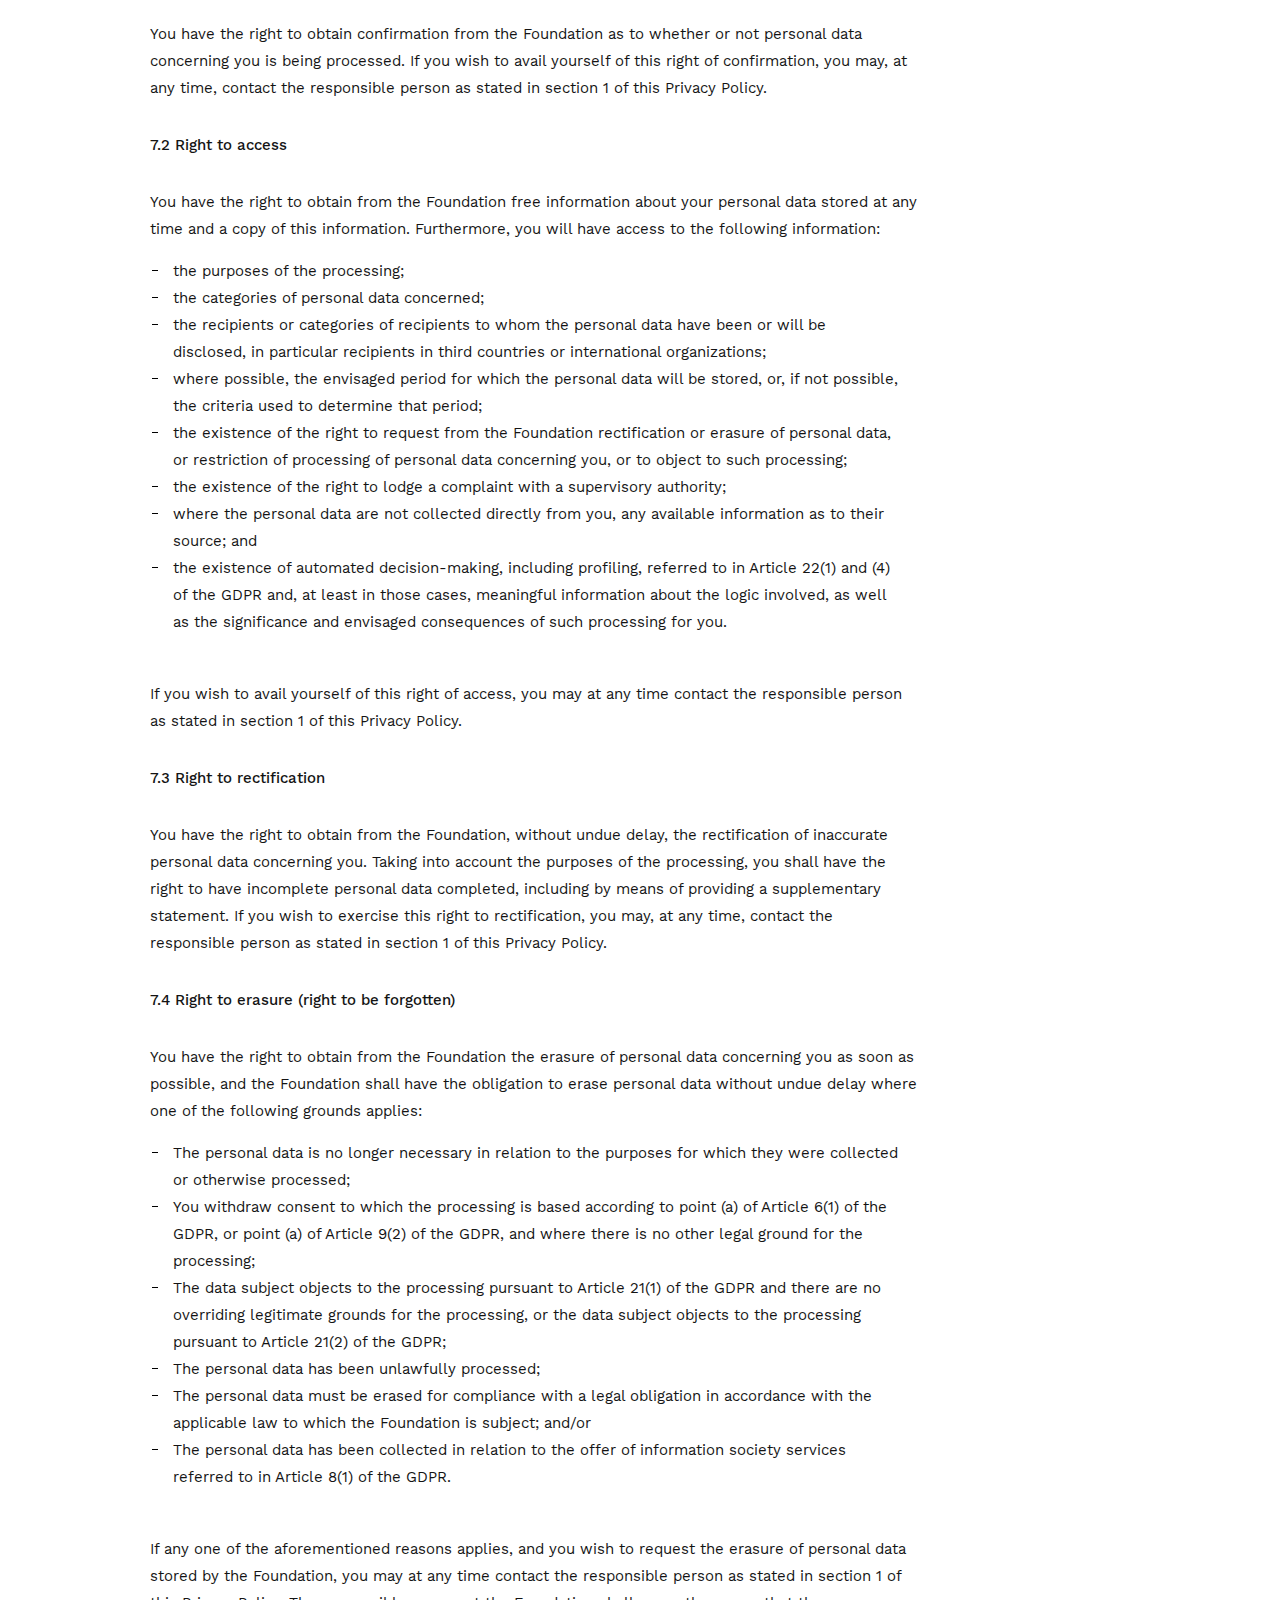
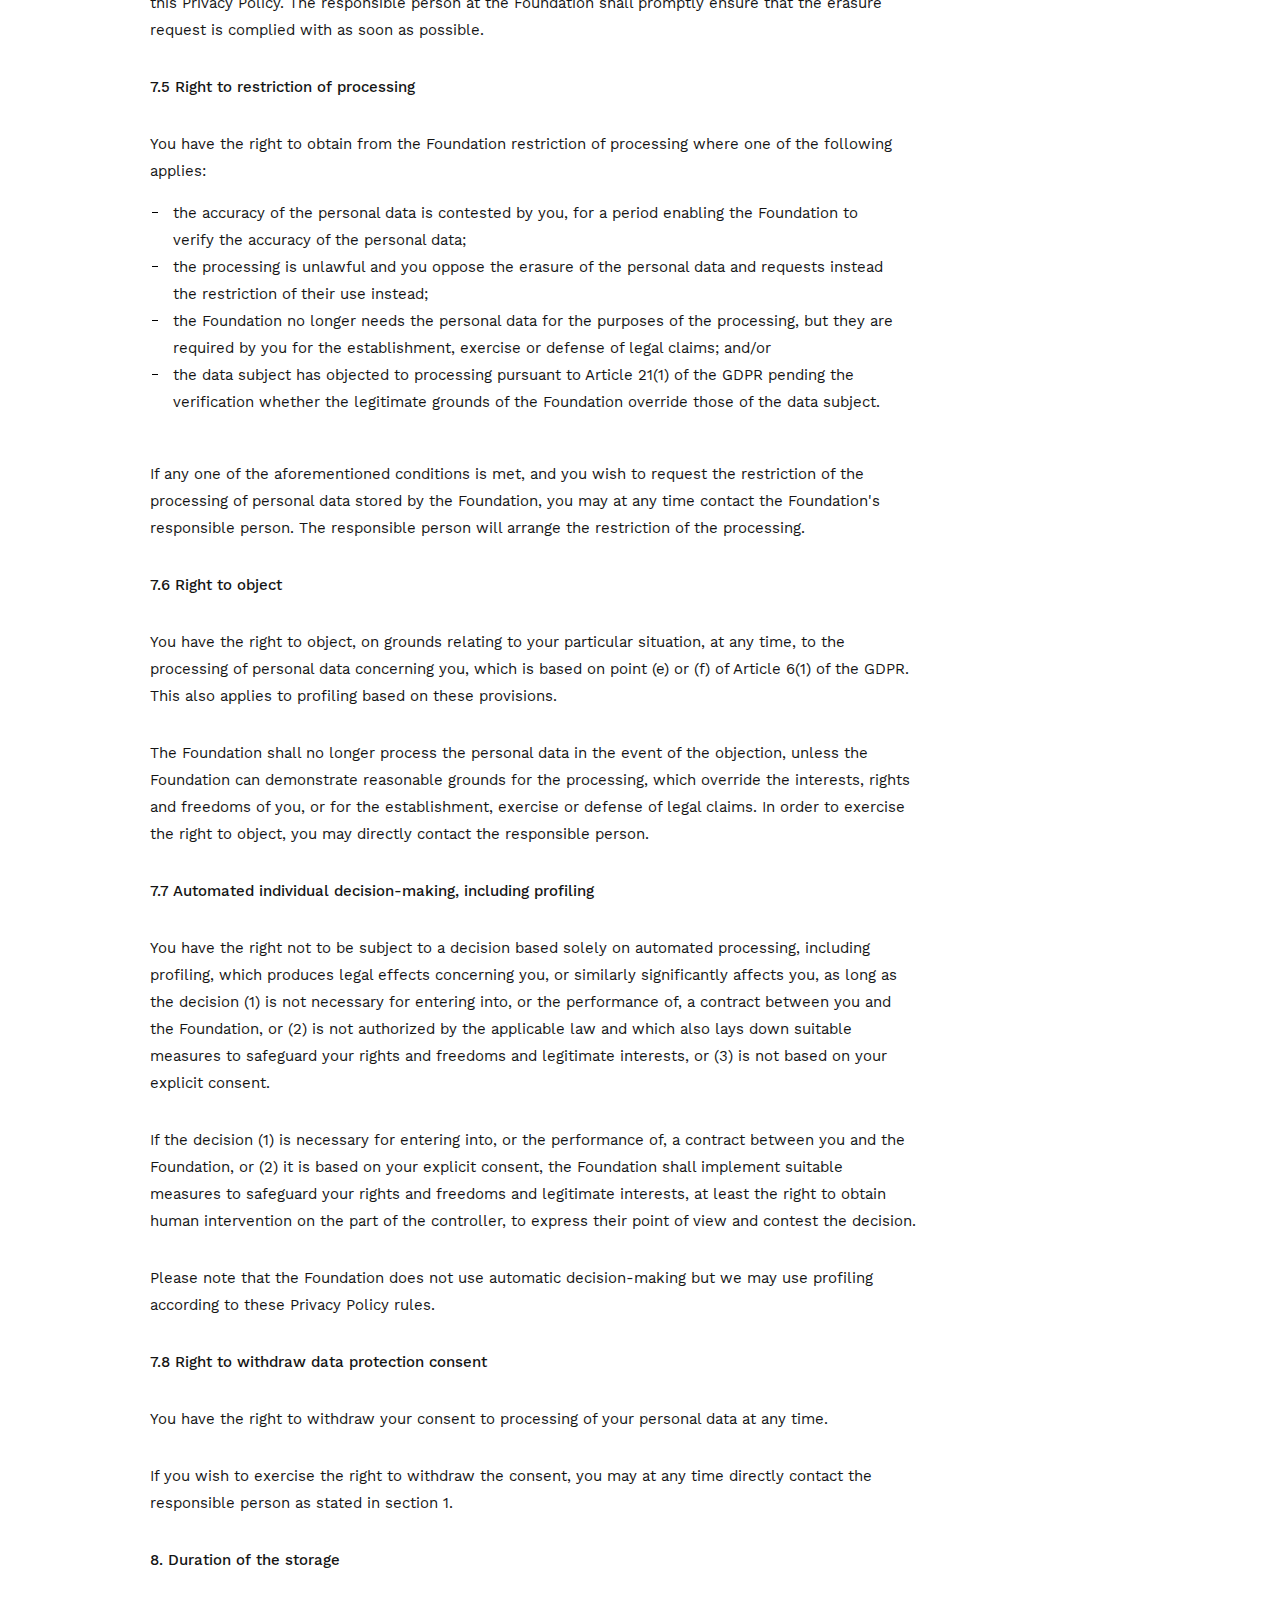
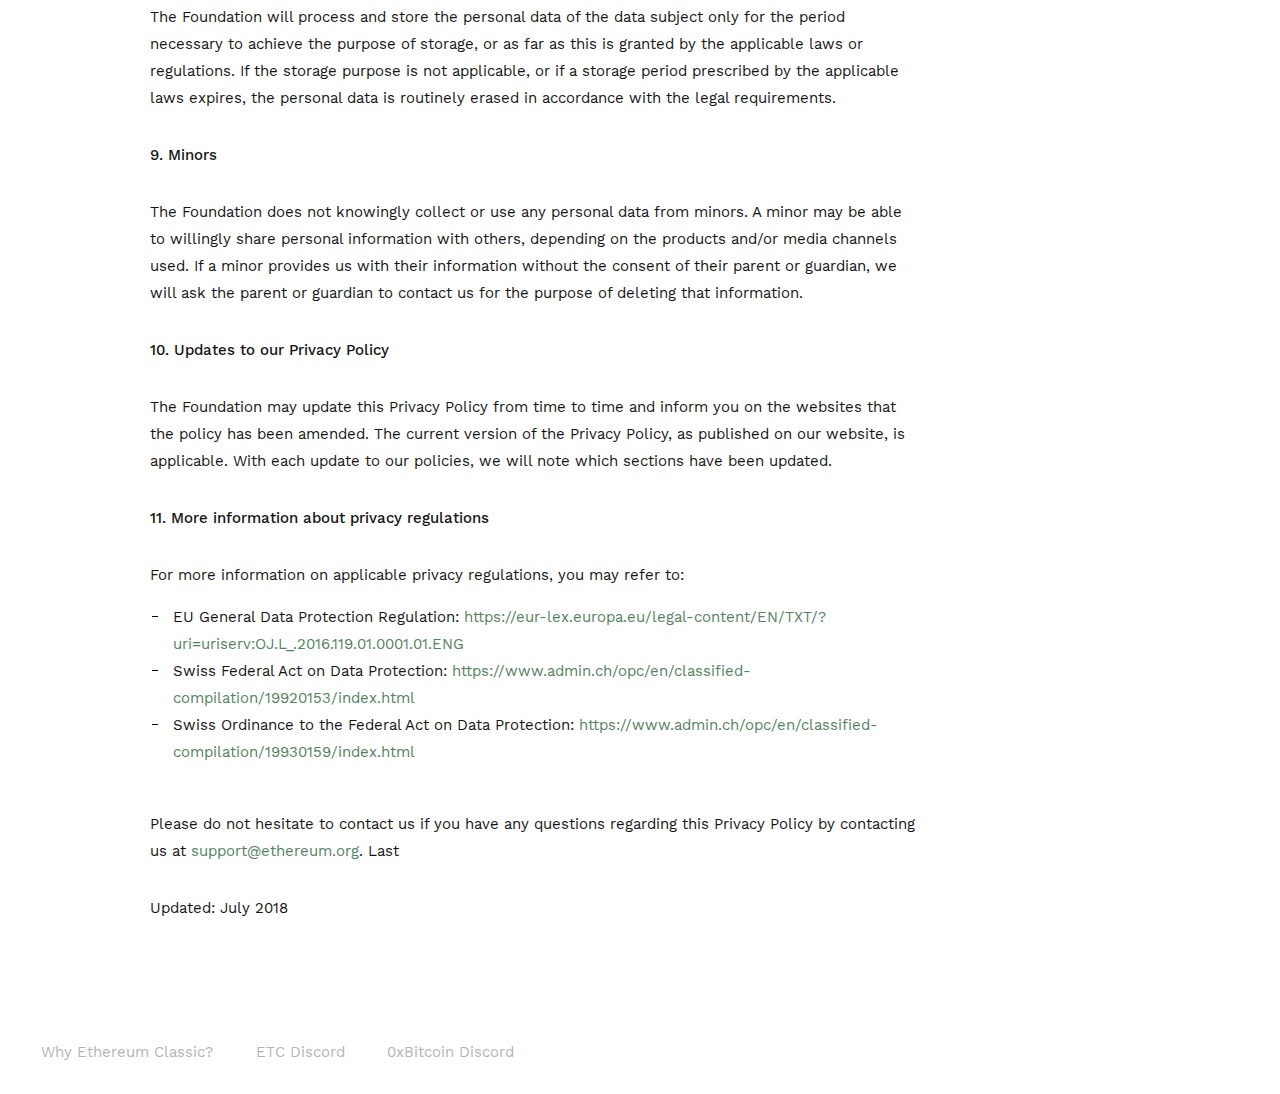
<file: privacy-policy/index.html>
<!DOCTYPE html>
<html lang="en-US">
  <head>
    <meta charset="utf-8">
    <meta name="viewport" content="width=device-width,initial-scale=1">
    <title>Privacy Policy | astor.host</title>
    <meta name="description" content="Astor Network Resources">
    <meta name="viewport" content="width=device-width,initial-scale=1,maximum-scale=1,maximum-scale=1">
  <link rel="icon" type="image/png" href="favicon.png">
    
    <link rel="preload" href="/assets/css/0.styles.310e7f9d.css" as="style"><link rel="preload" href="/assets/js/app.64a0c5ce.js" as="script"><link rel="preload" href="/assets/js/3.2b83b93b.js" as="script"><link rel="preload" href="/assets/js/12.0d34e453.js" as="script"><link rel="prefetch" href="/assets/js/10.b96c7259.js"><link rel="prefetch" href="/assets/js/11.89c7d3b5.js"><link rel="prefetch" href="/assets/js/13.d09b0bf7.js"><link rel="prefetch" href="/assets/js/14.1d7be906.js"><link rel="prefetch" href="/assets/js/2.b33a9ac1.js"><link rel="prefetch" href="/assets/js/4.f0b7142f.js"><link rel="prefetch" href="/assets/js/5.7ce71dc8.js"><link rel="prefetch" href="/assets/js/6.869b3f6b.js"><link rel="prefetch" href="/assets/js/7.752d2f20.js"><link rel="prefetch" href="/assets/js/8.f24c0346.js"><link rel="prefetch" href="/assets/js/9.3c11cb4b.js">
    <link rel="stylesheet" href="/assets/css/0.styles.310e7f9d.css">
  </head>
  <body>
    <div id="app" data-server-rendered="true"><div id="wrapper" data-v-7a4724d8><header class="header-right flex" data-v-2855cfc8 data-v-7a4724d8><div class="flex" data-v-2855cfc8><div class="sidebar-button" data-v-2855cfc8><svg width="25px" height="20px" viewBox="0 0 25 20" xmlns="http://www.w3.org/2000/svg" aria-hidden="true" role="img" class="icon"><g transform="translate(-22.000000, -2.000000)"><g transform="translate(22.000000, 2.545974)"><path d="M24.7714844,0.5 L0,0.5"></path> <path d="M24.7714844,9.72701303 L0,9.72701303"></path> <path d="M24.7714844,18.9540261 L0,18.9540261"></path></g></g></svg> <a href="/" class="home-link router-link-active"><span class="site-name">astor.host</span></a></div> <nav class="nav-links sm-hide" data-v-2855cfc8><ul class="nav-ul"><li class="nav-item"><a href="/" class="nav-link">astor.host</a></li><li class="nav-item"><a href="/motivation/" class="nav-link">Motivation</a></li><li class="nav-item"><a href="/mine/" class="nav-link">Mine</a></li><li class="nav-item"><a href="/node/" class="nav-link">Node</a></li><li class="nav-item"><a href="/explore/" class="nav-link">Explore</a></li></ul></nav></div> <div class="menu inline flex flex-center" data-v-2855cfc8><a href="https://github.com/antsankov/astor-network" target="_blank" class="sm-hide md-hide" data-v-2855cfc8><button data-v-2855cfc8>Fork This Page</button></a> <div class="search-box" data-v-2855cfc8><input aria-label="Search" autocomplete="off" spellcheck="false" value=""> <!----></div> <a href="#" class="md-up-hide" data-v-2855cfc8><img src="/assets/img/icon-github.3720c649.svg" class="hide-dark" data-v-2855cfc8> <img src="/assets/img/icon-github-white.e05d488b.svg" class="show-dark" data-v-2855cfc8></a> <span class="pointer view-mode" data-v-2855cfc8><img src="/assets/img/icon-sun.f0087fa4.svg" class="hide-dark" data-v-2855cfc8> <img src="/assets/img/icon-moon.0d522939.svg" class="show-dark" data-v-2855cfc8></span></div></header> <!----> <div class="content default"><h1 id="privacy-policy"><a href="#privacy-policy" aria-hidden="true" class="header-anchor">↳</a> Privacy Policy</h1> <p><strong>1. General information</strong></p> <p>Stiftung Ethereum, a Swiss Stiftung, located at Zeughausgasse 7a, 6300
Zug, Switzerland (the &quot;Foundation,&quot; &quot;we&quot; or &quot;us&quot;) is the operator
of this website, together with ethereum.org, ethereumfoundation.org or
blog.ethereum.org (each a &quot;website&quot; and together, our &quot;websites&quot;). As
the operator of the sites, we take the protection of your personal data
very seriously. We collect, process and use your personal data in
accordance with this privacy policy and in compliance with the Swiss
Federal Act on Data Protection (&quot;FADP&quot;), the Swiss Ordinance to the
Federal Act on Data Protection (&quot;OFADP&quot;) and the General European Data
Protection Regulation (&quot;GDPR&quot;).</p> <p>This privacy policy (&quot;Privacy Policy&quot;) will provide you with information
about the collection, processing and use of your personal data when
using our websites.</p> <p>In case you provide us with the personal data of third persons (such as
family members, work colleagues) you should make sure that these persons
are familiar with this Privacy Policy and you should only share their
personal data if you have permission to do so and ensure that his
personal data is correct.</p> <p><strong>2. Responsible Person</strong></p> <p>For any matters, relating to data protection you may contact
<a href="mailto:notices@ethereum.org">notices@ethereum.org</a> in writing by e-mail or letter to the following
address:</p> <pre><code>   Zeughausgasse 7A,
   6302 Zug, Switzerland
   Email: notices@ethereum.org
</code></pre> <p>Our representative in the EU according to article 27 GDPR is:</p> <pre><code>Oranienstrasse 6, 10997 Berlin
Email: notices@ethereum.org
</code></pre> <p><strong>3. Data processing in connection with the sites</strong></p> <p><strong>3.1 Visiting our websites</strong></p> <p>When you visit our website, the hosting provider of our website, Amazon
Web Services (AWS) automatically collects and stores various information
in so-called server log files that your browser transmits to us. The
information/data mentioned is neither assigned to specific persons nor
linked to data from other sources. The following technical data will be
recorded by us, as usual with every connection with a web server,
without your intervention, and stored by us until automatic deletion
after no later than two days:</p> <ul><li>Woocommerce cart data</li> <li>Unique identification code for Woocommerce customer</li></ul> <p>The collection and processing of this technical data is for the purpose
of enabling theuse of our website, continuously ensuring system security
and stability, optimisingour website, and for internal statistical
purposes. This is our legitimate interest in the processing of data in
the sense of Art. 6 Par. 1 lit. f GDPR.</p> <p>Furthermore, the IP addresses will be evaluated, together with other
data, in case of attacks on the network infrastructure or other
unauthorised use or misuse of the website, for the purpose of
intelligence and protection, and if appropriate, used in criminal
proceedings for identification and civil and criminal proceedings
against the relevant users. This is our legitimate interest in the
processing of data in the sense of Art. 6 Par. 1 lit. f GDPR.</p> <p><strong>3.2 Use of Websites Cookies</strong></p> <p>The websites uses cookies. Cookies are text files that are stored in a
computer system via an Internet browser. More detailed information on
cookies and how they work can be found at:
<a href="http://www.allaboutcookies.org" target="_blank" rel="noopener noreferrer">http://www.allaboutcookies.org<svg xmlns="http://www.w3.org/2000/svg" aria-hidden="true" x="0px" y="0px" viewBox="0 0 100 100" width="15" height="15" class="icon outbound"><path fill="currentColor" d="M18.8,85.1h56l0,0c2.2,0,4-1.8,4-4v-32h-8v28h-48v-48h28v-8h-32l0,0c-2.2,0-4,1.8-4,4v56C14.8,83.3,16.6,85.1,18.8,85.1z"></path> <polygon fill="currentColor" points="45.7,48.7 51.3,54.3 77.2,28.5 77.2,37.2 85.2,37.2 85.2,14.9 62.8,14.9 62.8,22.9 71.5,22.9"></polygon></svg></a>.</p> <p>Many Internet sites and servers use cookies. Many cookies contain a
so-called cookie ID. A cookie ID is a unique identifier of the cookie.
It consists of a character string through which Internet pages and
servers can be assigned to the specific Internet browser in which the
cookie was stored. This allows visited Internet sites and servers to
differentiate the individual browser of the data subject from other
Internet browsers that contain other cookies. A specific Internet
browser can be recognized and identified using the unique cookie ID.</p> <p>Through the use of cookies, the Foundation can provide the users of this
website with more user-friendly services that would not be possible
without the cookie setting.</p> <p>Cookies allow us, as previously mentioned, to recognize our websites
users. The purpose of this recognition is to make it easier for users to
utilize our websites. The websites user that uses cookies, e.g. does not
have to enter access data each time the websites is accessed, because
this is taken over by the website, and the cookie is thus stored on the
user's computer system.</p> <p>You may, at any time, prevent the setting of cookies through our
websites by means of a corresponding setting of the Internet browser
used, and may thus permanently deny the setting of cookies. Furthermore,
previously set cookies may be deleted at any time via an Internet
browser or other software programs. This is possible in all popular
Internet browsers. If the data subject deactivates the setting of
cookies in the Internet browser used, it may not be possible to use all
the functions of our websites.</p> <p>For detailed information on the cookies we use and the purposes for
which we use them, see our Cookie Policy.</p> <p><strong>3.3 Google Analytics</strong></p> <p>This websites also uses Google Analytics, a web analysis service
provided by Google Inc. (&quot;Google&quot;). Google Inc. is an enterprise of
the holding company Alphabet Inc., domiciled in the USA. The information
generated by the cookie about your use of the websites (including your
IP address) will be transmitted to and stored by Google on servers in
the United States. Google will use this information for the purpose of
evaluating your use of the website, compiling reports on websites
activity and providing other services relating to websites activity and
internet usage. Google may also transfer this information to third
parties if this is required by law or if third parties process this data
on behalf of Google.</p> <p>Generally, before the data is transmitted to the provider, the IP
address will be abbreviated by activating IP anonymization (anonymizeIP)
on this website, within the member states of the European Union or in
other contracting states of the agreement on the European Economic Area.
Only in exceptional cases will the full IP address be sent to a Google
server in the USA and abbreviated there. In these cases, we provide
contractual guarantees to ensure that Google Inc. maintains a sufficient
level of data protection. According to Google Inc., under no
circumstances will the IP address be associated with any other
user-related data. More information about the web analytics service used
is available at the websites of Google Analytics:
<a href="https://www.google.ch/policies/privacy/partners" target="_blank" rel="noopener noreferrer">https://www.google.ch/policies/privacy/partners<svg xmlns="http://www.w3.org/2000/svg" aria-hidden="true" x="0px" y="0px" viewBox="0 0 100 100" width="15" height="15" class="icon outbound"><path fill="currentColor" d="M18.8,85.1h56l0,0c2.2,0,4-1.8,4-4v-32h-8v28h-48v-48h28v-8h-32l0,0c-2.2,0-4,1.8-4,4v56C14.8,83.3,16.6,85.1,18.8,85.1z"></path> <polygon fill="currentColor" points="45.7,48.7 51.3,54.3 77.2,28.5 77.2,37.2 85.2,37.2 85.2,14.9 62.8,14.9 62.8,22.9 71.5,22.9"></polygon></svg></a></p> <p>In addition to the data listed in section 3.1, we may receive the
following information of Google Analytics:</p> <ul><li>Navigation path</li> <li>Length of stay on the website</li> <li>Returning or new user</li> <li>End device</li></ul> <p>We do not use the information and personal data collected by Google
Analytics to identify individuals unless we become aware of specific
indications of illegal use.</p> <p><strong>3.4 Opening an account for the Ethereum Web Forum</strong></p> <p>To access our forums at <a href="https://forum.ethereum.org/" target="_blank" rel="noopener noreferrer">https://forum.ethereum.org/<svg xmlns="http://www.w3.org/2000/svg" aria-hidden="true" x="0px" y="0px" viewBox="0 0 100 100" width="15" height="15" class="icon outbound"><path fill="currentColor" d="M18.8,85.1h56l0,0c2.2,0,4-1.8,4-4v-32h-8v28h-48v-48h28v-8h-32l0,0c-2.2,0-4,1.8-4,4v56C14.8,83.3,16.6,85.1,18.8,85.1z"></path> <polygon fill="currentColor" points="45.7,48.7 51.3,54.3 77.2,28.5 77.2,37.2 85.2,37.2 85.2,14.9 62.8,14.9 62.8,22.9 71.5,22.9"></polygon></svg></a> you must set up an
account and provide us with your username, e-mail address, skype name,
and password.</p> <p>The collected data, which you have voluntarily provided is used for the
purpose of providing your password-protected access to your base data we
have stored. The legal basis for processing the data for this purpose
lies in the consent you have provided in accordance with Art. 6 Par. 1
lit. a GDPR.</p> <p><strong>3.5 Contact possibility via the website</strong></p> <p>You may contact us via our websites contact page or by e-mail to the
following e-mail address: <a href="mailto:support@ethereum.org">support@ethereum.org</a>. For this, we require
the following information: Name, Subject, E-Mail address, message.</p> <p>We use this data, which you may give voluntarily, only in order to
answer your contact question or to reply to your e-mail in the best
possible manner. Therefore, the processing of this data is in our
legitimate interest in accordance with Art. 6 Par.</p> <p>1 lit. f GDPR and you have provided consent in accordance with Art. 6
Par. 1 lit. a GDPR.</p> <p><strong>3.5 Registration for our newsletter (if relevant)</strong></p> <p>The registration for our newsletter requires registration. For this you
must provide your name and e-mail address. By registering, you give us
your consent to process the given data in order to periodically send the
newsletter to the address you have given. This consent constitutes the
legal basis for our processing of your e-mail address in the sense of
Art. 6 Par. 1 lit. a GDPR. All information gathered this way will never
be passed on or sold to any third party.</p> <p>At the end of each newsletter a link is provided by means of which you
can unsubscribe at any time. After unsubscribing your personal data will
be deleted.</p> <p><strong>3.6 Social Media</strong></p> <p>We use plug-ins from social networks such as Blog, GitHub, YouTube,
Reddit, Gitter, Twitter, StackExchange, Facebook, Meetups on our
websites. When you activate them (by clicking on them), the operators of
the respective social networks may record that you are on our websites
and may use this information. This processing of your personal data lays
in the responsibility of these individual social media platforms and
occurs according to their privacy policy. Please check with these
individual social media platforms regarding their privacy policies.
Ethereum is not responsible for data collected by these individual
social media platforms. We only use these platforms to inform our
community of updates and answer user questions.</p> <p><strong>3.7 Event Registration</strong></p> <p>To register for any event organized by the Foundation through our
website, we may require the following registration data: First and last
name, language, company affiliation, company title, credit card
information, e-mail address.</p> <p>We will use this information as well as other information you
voluntarily provide (i.e. preferences, comments) only in order to
execute the reservation agreement, unless otherwise stated in this
Privacy policy or you have not specifically consented thereto.</p> <p>We will process the data by name in order to record your reservation as
you have requested, to contact you in case of a question or problem and
to ensure correct payment.</p> <p>The legal basis for the data processing for this purpose lies in the
fulfilment of an agreement in accordance with Art. 6 Par. 1 lit. b GDPR.</p> <p><strong>4. Other parties who have access to information we collect</strong></p> <p>With the exception of the provider of our website, we do not make your
personal data available to third parties unless you have expressly
consented to it, if we are legally obligated to, or if this is necessary
to enforce our rights concerning a contractual relationship.</p> <p>The websites service provider to whom the personal data collected via
the websites is passed on or who has or can have access to it is Amazon
Web Services Inc. The websites is hosted on servers in the US. The
transfer of data is for purpose of providing and maintaining the
functionality of our websites. This is our legitimate interest in the
sense of Art. 6 Par. 1 lit f GDPR.</p> <p>If you pay by credit card through the website, we forward your credit
card information to the credit card issuer and the credit card acquirer.
If you choose to pay by credit card, you will be asked to provide all
the necessary information. The legal basis for passing on the data lies
in the fulfilment of an agreement in the sense of Art. 6 Par. Lit. b
GDPR.</p> <p><strong>5. International transfer of personal data</strong></p> <p>We are entitled to transfer your personal data to third parties abroad
for the purposes of the data processing described in this Privacy
Policy. This concerns especially the following receiver(s):</p> <ul><li>our websites service providers</li> <li>e-commerce provider such as payment solution providers to assist us
in the processing of your online payments.</li></ul> <p>They are obliged to protect data privacy to the same extent as we
ourselves. If the level of data protection in a given country does not
correspond to the Swiss and European data protection level, we
contractually ensure that the protection of your personal data
corresponds to that in Switzerland and the EU at all times by concluding
agreements using the standard contractual clauses and complying with the
GDPR.</p> <p><strong>6. Data security</strong></p> <p>We use appropriate technical and organizational security measures to
protect your stored personal data against manipulation, partial or
complete loss, and unauthorized access by third parties. Our security
measures are continuously being improved in line with technical
developments.</p> <p>Please note that any data transmission on the Internet (e.g.
communication by e- mail) is generally not secure and we accept no
liability for data transmitted to us via the Internet. Unfortunately,
absolute protection is not technically possible.</p> <p>This information does not apply to the websites of third parties and the
corresponding links given on our websites. The Foundation assumes no
responsibility and liability for these.</p> <p><strong>7. Your Rights regarding your data</strong></p> <p><strong>7.1 Right to confirmation</strong></p> <p>You have the right to obtain confirmation from the Foundation as to
whether or not personal data concerning you is being processed. If you
wish to avail yourself of this right of confirmation, you may, at any
time, contact the responsible person as stated in section 1 of this
Privacy Policy.</p> <p><strong>7.2 Right to access</strong></p> <p>You have the right to obtain from the Foundation free information about
your personal data stored at any time and a copy of this information.
Furthermore, you will have access to the following information:</p> <ul><li>the purposes of the processing;</li> <li>the categories of personal data concerned;</li> <li>the recipients or categories of recipients to whom the personal data
have been or will be disclosed, in particular recipients in third
countries or international organizations;</li> <li>where possible, the envisaged period for which the personal data
will be stored, or, if not possible, the criteria used to determine
that period;</li> <li>the existence of the right to request from the Foundation
rectification or erasure of personal data, or restriction of
processing of personal data concerning you, or to object to such
processing;</li> <li>the existence of the right to lodge a complaint with a supervisory
authority;</li> <li>where the personal data are not collected directly from you, any
available information as to their source; and</li> <li>the existence of automated decision-making, including profiling,
referred to in Article 22(1) and (4) of the GDPR and, at least in
those cases, meaningful information about the logic involved, as
well as the significance and envisaged consequences of such
processing for you.</li></ul> <p>If you wish to avail yourself of this right of access, you may at any
time contact the responsible person as stated in section 1 of this
Privacy Policy.</p> <p><strong>7.3 Right to rectification</strong></p> <p>You have the right to obtain from the Foundation, without undue delay,
the rectification of inaccurate personal data concerning you. Taking
into account the purposes of the processing, you shall have the right to
have incomplete personal data completed, including by means of providing
a supplementary statement. If you wish to exercise this right to
rectification, you may, at any time, contact the responsible person as
stated in section 1 of this Privacy Policy.</p> <p><strong>7.4 Right to erasure (right to be forgotten)</strong></p> <p>You have the right to obtain from the Foundation the erasure of personal
data concerning you as soon as possible, and the Foundation shall have
the obligation to erase personal data without undue delay where one of
the following grounds applies:</p> <ul><li>The personal data is no longer necessary in relation to the purposes
for which they were collected or otherwise processed;</li> <li>You withdraw consent to which the processing is based according to
point (a) of Article 6(1) of the GDPR, or point (a) of Article 9(2)
of the GDPR, and where there is no other legal ground for the
processing;</li> <li>The data subject objects to the processing pursuant to Article 21(1)
of the GDPR and there are no overriding legitimate grounds for the
processing, or the data subject objects to the processing pursuant
to Article 21(2) of the GDPR;</li> <li>The personal data has been unlawfully processed;</li> <li>The personal data must be erased for compliance with a legal
obligation in accordance with the applicable law to which the
Foundation is subject; and/or</li> <li>The personal data has been collected in relation to the offer of
information society services referred to in Article 8(1) of the
GDPR.</li></ul> <p>If any one of the aforementioned reasons applies, and you wish to
request the erasure of personal data stored by the Foundation, you may
at any time contact the responsible person as stated in section 1 of
this Privacy Policy. The responsible person at the Foundation shall
promptly ensure that the erasure request is complied with as soon as
possible.</p> <p><strong>7.5 Right to restriction of processing</strong></p> <p>You have the right to obtain from the Foundation restriction of
processing where one of the following applies:</p> <ul><li>the accuracy of the personal data is contested by you, for a period
enabling the Foundation to verify the accuracy of the personal data;</li> <li>the processing is unlawful and you oppose the erasure of the
personal data and requests instead the restriction of their use
instead;</li> <li>the Foundation no longer needs the personal data for the purposes of
the processing, but they are required by you for the establishment,
exercise or defense of legal claims; and/or</li> <li>the data subject has objected to processing pursuant to Article
21(1) of the GDPR pending the verification whether the legitimate
grounds of the Foundation override those of the data subject.</li></ul> <p>If any one of the aforementioned conditions is met, and you wish to
request the restriction of the processing of personal data stored by the
Foundation, you may at any time contact the Foundation's responsible
person. The responsible person will arrange the restriction of the
processing.</p> <p><strong>7.6 Right to object</strong></p> <p>You have the right to object, on grounds relating to your particular
situation, at any time, to the processing of personal data concerning
you, which is based on point (e) or (f) of Article 6(1) of the GDPR.
This also applies to profiling based on these provisions.</p> <p>The Foundation shall no longer process the personal data in the event of
the objection, unless the Foundation can demonstrate reasonable grounds
for the processing, which override the interests, rights and freedoms of
you, or for the establishment, exercise or defense of legal claims. In
order to exercise the right to object, you may directly contact the
responsible person.</p> <p><strong>7.7 Automated individual decision-making, including profiling</strong></p> <p>You have the right not to be subject to a decision based solely on
automated processing, including profiling, which produces legal effects
concerning you, or similarly significantly affects you, as long as the
decision (1) is not necessary for entering into, or the performance of,
a contract between you and the Foundation, or (2) is not authorized by
the applicable law and which also lays down suitable measures to
safeguard your rights and freedoms and legitimate interests, or (3) is
not based on your explicit consent.</p> <p>If the decision (1) is necessary for entering into, or the performance
of, a contract between you and the Foundation, or (2) it is based on
your explicit consent, the Foundation shall implement suitable measures
to safeguard your rights and freedoms and legitimate interests, at least
the right to obtain human intervention on the part of the controller, to
express their point of view and contest the decision.</p> <p>Please note that the Foundation does not use automatic decision-making
but we may use profiling according to these Privacy Policy rules.</p> <p><strong>7.8 Right to withdraw data protection consent</strong></p> <p>You have the right to withdraw your consent to processing of your
personal data at any time.</p> <p>If you wish to exercise the right to withdraw the consent, you may at
any time directly contact the responsible person as stated in section 1.</p> <p><strong>8. Duration of the storage</strong></p> <p>The Foundation will process and store the personal data of the data
subject only for the period necessary to achieve the purpose of storage,
or as far as this is granted by the applicable laws or regulations. If
the storage purpose is not applicable, or if a storage period prescribed
by the applicable laws expires, the personal data is routinely erased in
accordance with the legal requirements.</p> <p><strong>9. Minors</strong></p> <p>The Foundation does not knowingly collect or use any personal data from
minors. A minor may be able to willingly share personal information with
others, depending on the products and/or media channels used. If a minor
provides us with their information without the consent of their parent
or guardian, we will ask the parent or guardian to contact us for the
purpose of deleting that information.</p> <p><strong>10. Updates to our Privacy Policy</strong></p> <p>The Foundation may update this Privacy Policy from time to time and
inform you on the websites that the policy has been amended. The current
version of the Privacy Policy, as published on our website, is
applicable. With each update to our policies, we will note which
sections have been updated.</p> <p><strong>11. More information about privacy regulations</strong></p> <p>For more information on applicable privacy regulations, you may refer
to:</p> <ul><li>EU General Data Protection Regulation:
<a href="https://eur-lex.europa.eu/legal-content/EN/TXT/?uri=uriserv:OJ.L_.2016.119.01.0001.01.ENG" target="_blank" rel="noopener noreferrer">https://eur-lex.europa.eu/legal-content/EN/TXT/?uri=uriserv:OJ.L_.2016.119.01.0001.01.ENG<svg xmlns="http://www.w3.org/2000/svg" aria-hidden="true" x="0px" y="0px" viewBox="0 0 100 100" width="15" height="15" class="icon outbound"><path fill="currentColor" d="M18.8,85.1h56l0,0c2.2,0,4-1.8,4-4v-32h-8v28h-48v-48h28v-8h-32l0,0c-2.2,0-4,1.8-4,4v56C14.8,83.3,16.6,85.1,18.8,85.1z"></path> <polygon fill="currentColor" points="45.7,48.7 51.3,54.3 77.2,28.5 77.2,37.2 85.2,37.2 85.2,14.9 62.8,14.9 62.8,22.9 71.5,22.9"></polygon></svg></a></li> <li>Swiss Federal Act on Data Protection:
<a href="https://www.admin.ch/opc/en/classified-compilation/19920153/index.html" target="_blank" rel="noopener noreferrer">https://www.admin.ch/opc/en/classified-compilation/19920153/index.html<svg xmlns="http://www.w3.org/2000/svg" aria-hidden="true" x="0px" y="0px" viewBox="0 0 100 100" width="15" height="15" class="icon outbound"><path fill="currentColor" d="M18.8,85.1h56l0,0c2.2,0,4-1.8,4-4v-32h-8v28h-48v-48h28v-8h-32l0,0c-2.2,0-4,1.8-4,4v56C14.8,83.3,16.6,85.1,18.8,85.1z"></path> <polygon fill="currentColor" points="45.7,48.7 51.3,54.3 77.2,28.5 77.2,37.2 85.2,37.2 85.2,14.9 62.8,14.9 62.8,22.9 71.5,22.9"></polygon></svg></a></li> <li>Swiss Ordinance to the Federal Act on Data Protection:
<a href="https://www.admin.ch/opc/en/classified-compilation/19930159/index.html" target="_blank" rel="noopener noreferrer">https://www.admin.ch/opc/en/classified-compilation/19930159/index.html<svg xmlns="http://www.w3.org/2000/svg" aria-hidden="true" x="0px" y="0px" viewBox="0 0 100 100" width="15" height="15" class="icon outbound"><path fill="currentColor" d="M18.8,85.1h56l0,0c2.2,0,4-1.8,4-4v-32h-8v28h-48v-48h28v-8h-32l0,0c-2.2,0-4,1.8-4,4v56C14.8,83.3,16.6,85.1,18.8,85.1z"></path> <polygon fill="currentColor" points="45.7,48.7 51.3,54.3 77.2,28.5 77.2,37.2 85.2,37.2 85.2,14.9 62.8,14.9 62.8,22.9 71.5,22.9"></polygon></svg></a></li></ul> <p>Please do not hesitate to contact us if you have any questions regarding
this Privacy Policy by contacting us at <a href="mailto:support@ethereum.org">support@ethereum.org</a>. Last</p> <p>Updated: July 2018</p></div> <div class="sidebar" data-v-7a4724d8><nav class="nav-links"><ul class="nav-ul"><li class="nav-item"><a href="/" class="nav-link">astor.host</a></li><li class="nav-item"><a href="/motivation/" class="nav-link">Motivation</a></li><li class="nav-item"><a href="/mine/" class="nav-link">Mine</a></li><li class="nav-item"><a href="/node/" class="nav-link">Node</a></li><li class="nav-item"><a href="/explore/" class="nav-link">Explore</a></li></ul></nav>  <!----> </div> <footer class="footer" data-v-67e1ead7 data-v-7a4724d8><ul data-v-67e1ead7><li data-v-67e1ead7><a href="https://ethereumclassic.org/" target="_blank" data-v-67e1ead7>Why Ethereum Classic?</a></li> <li data-v-67e1ead7><a href="https://discordapp.com/invite/MzGu7F" target="_blank" data-v-67e1ead7>ETC Discord</a></li> <li data-v-67e1ead7><a href="https://discord.gg/JGEqqmS" target="_blank" data-v-67e1ead7>0xBitcoin Discord</a></li></ul></footer></div><div class="global-ui"></div></div>
    <script src="/assets/js/app.64a0c5ce.js" defer></script><script src="/assets/js/3.2b83b93b.js" defer></script><script src="/assets/js/12.0d34e453.js" defer></script>
  </body>
</html>
</file>
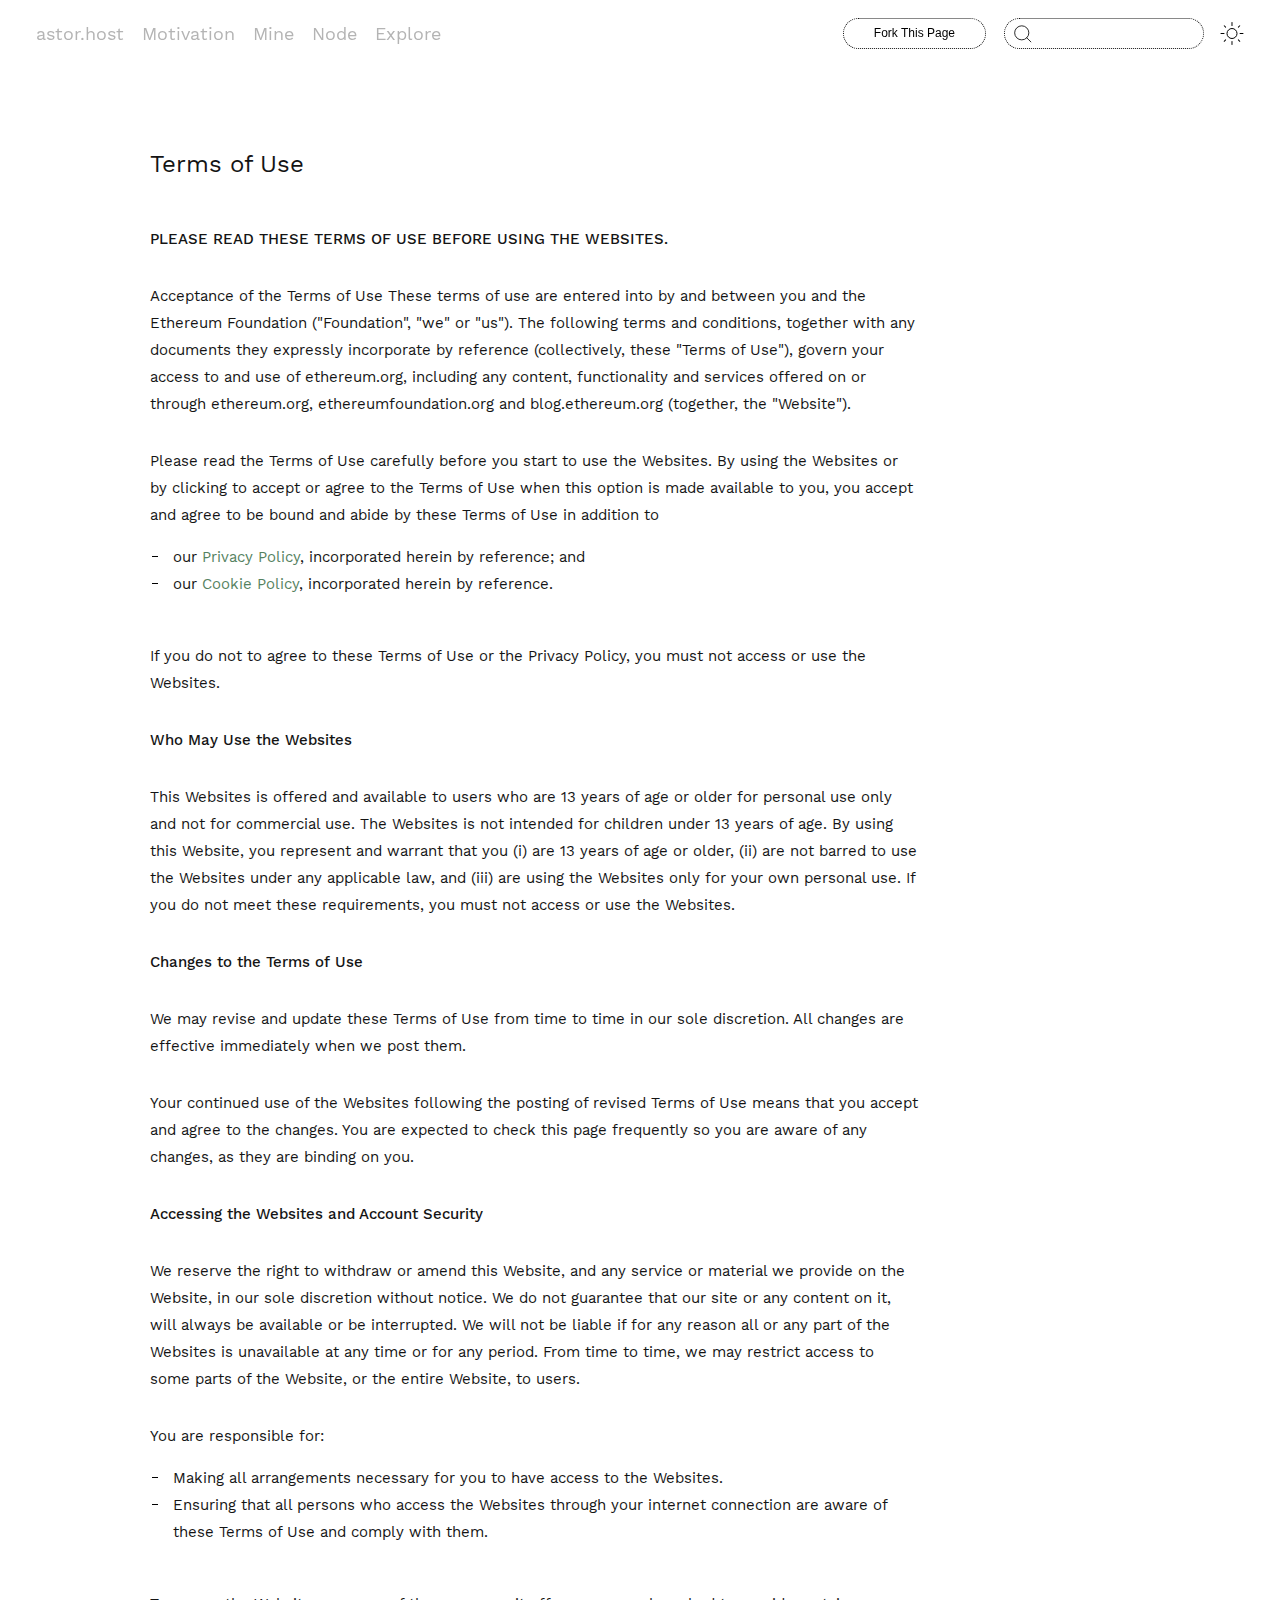
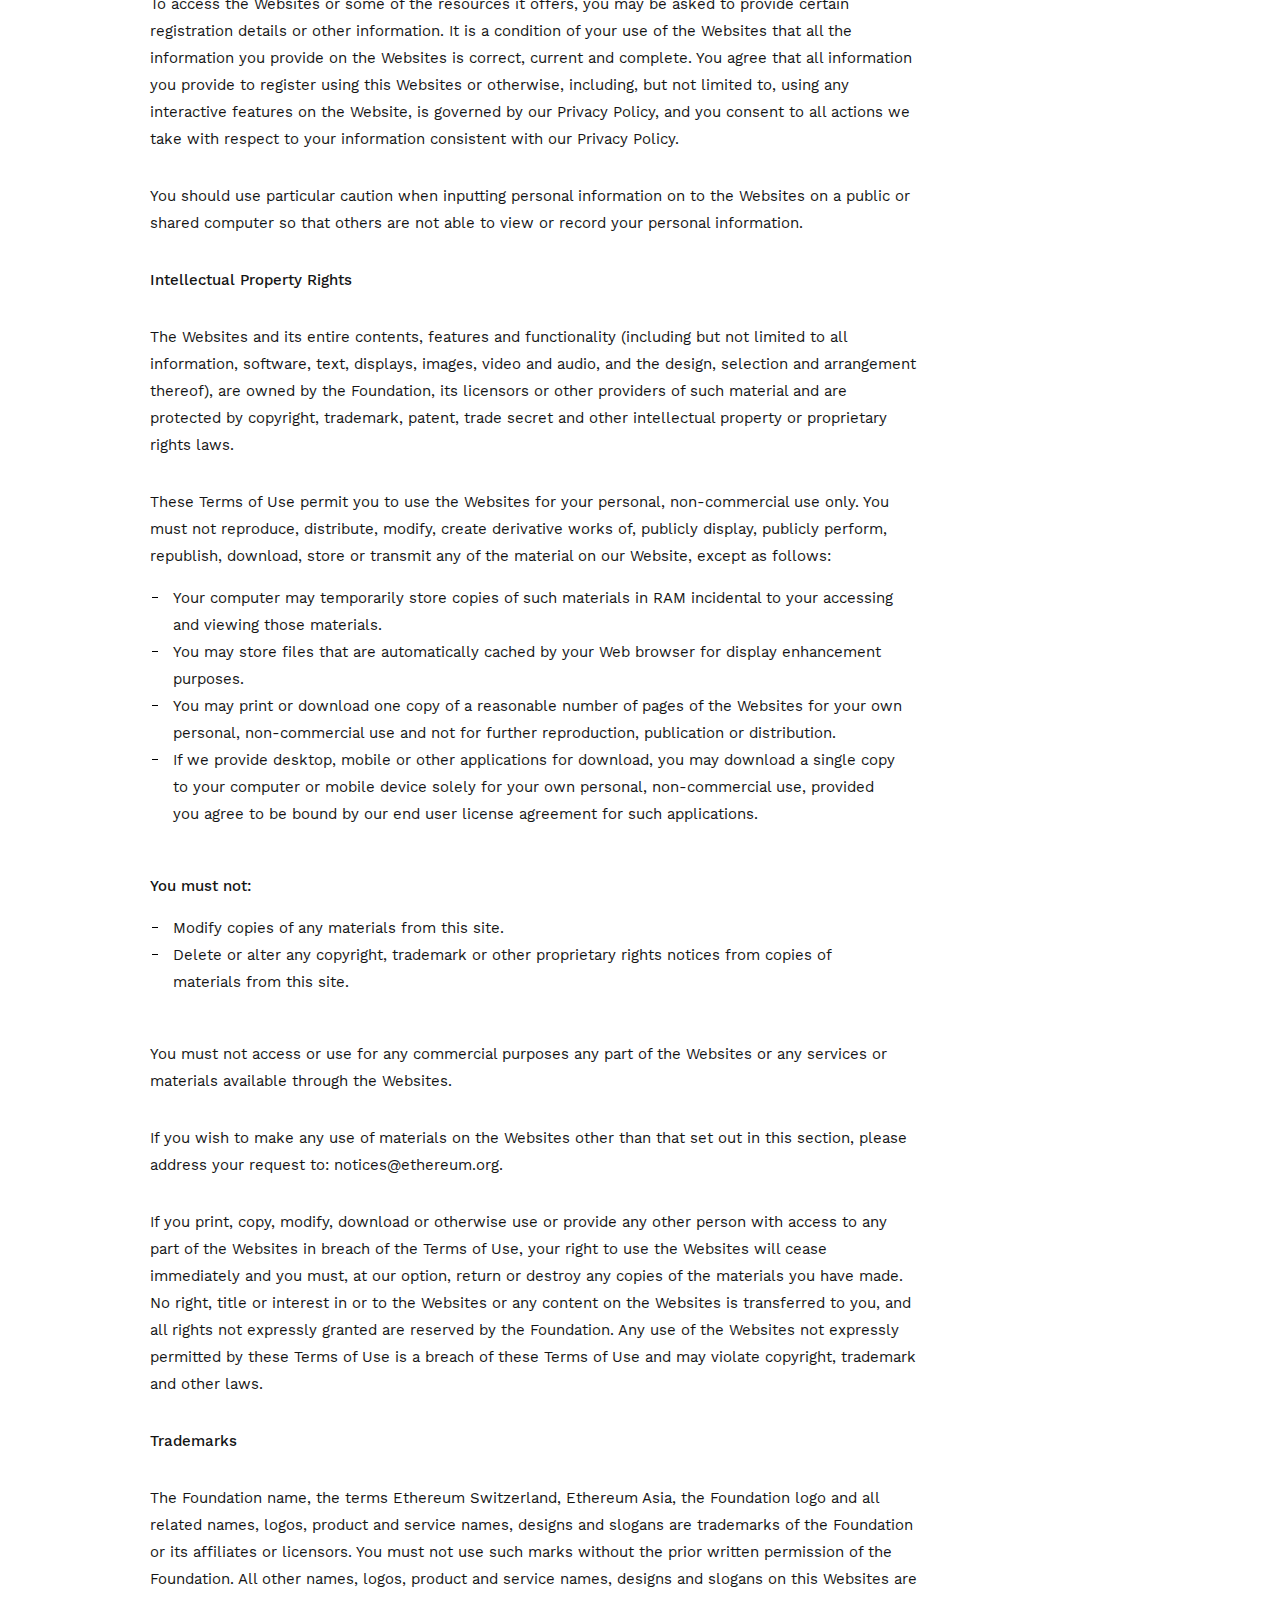
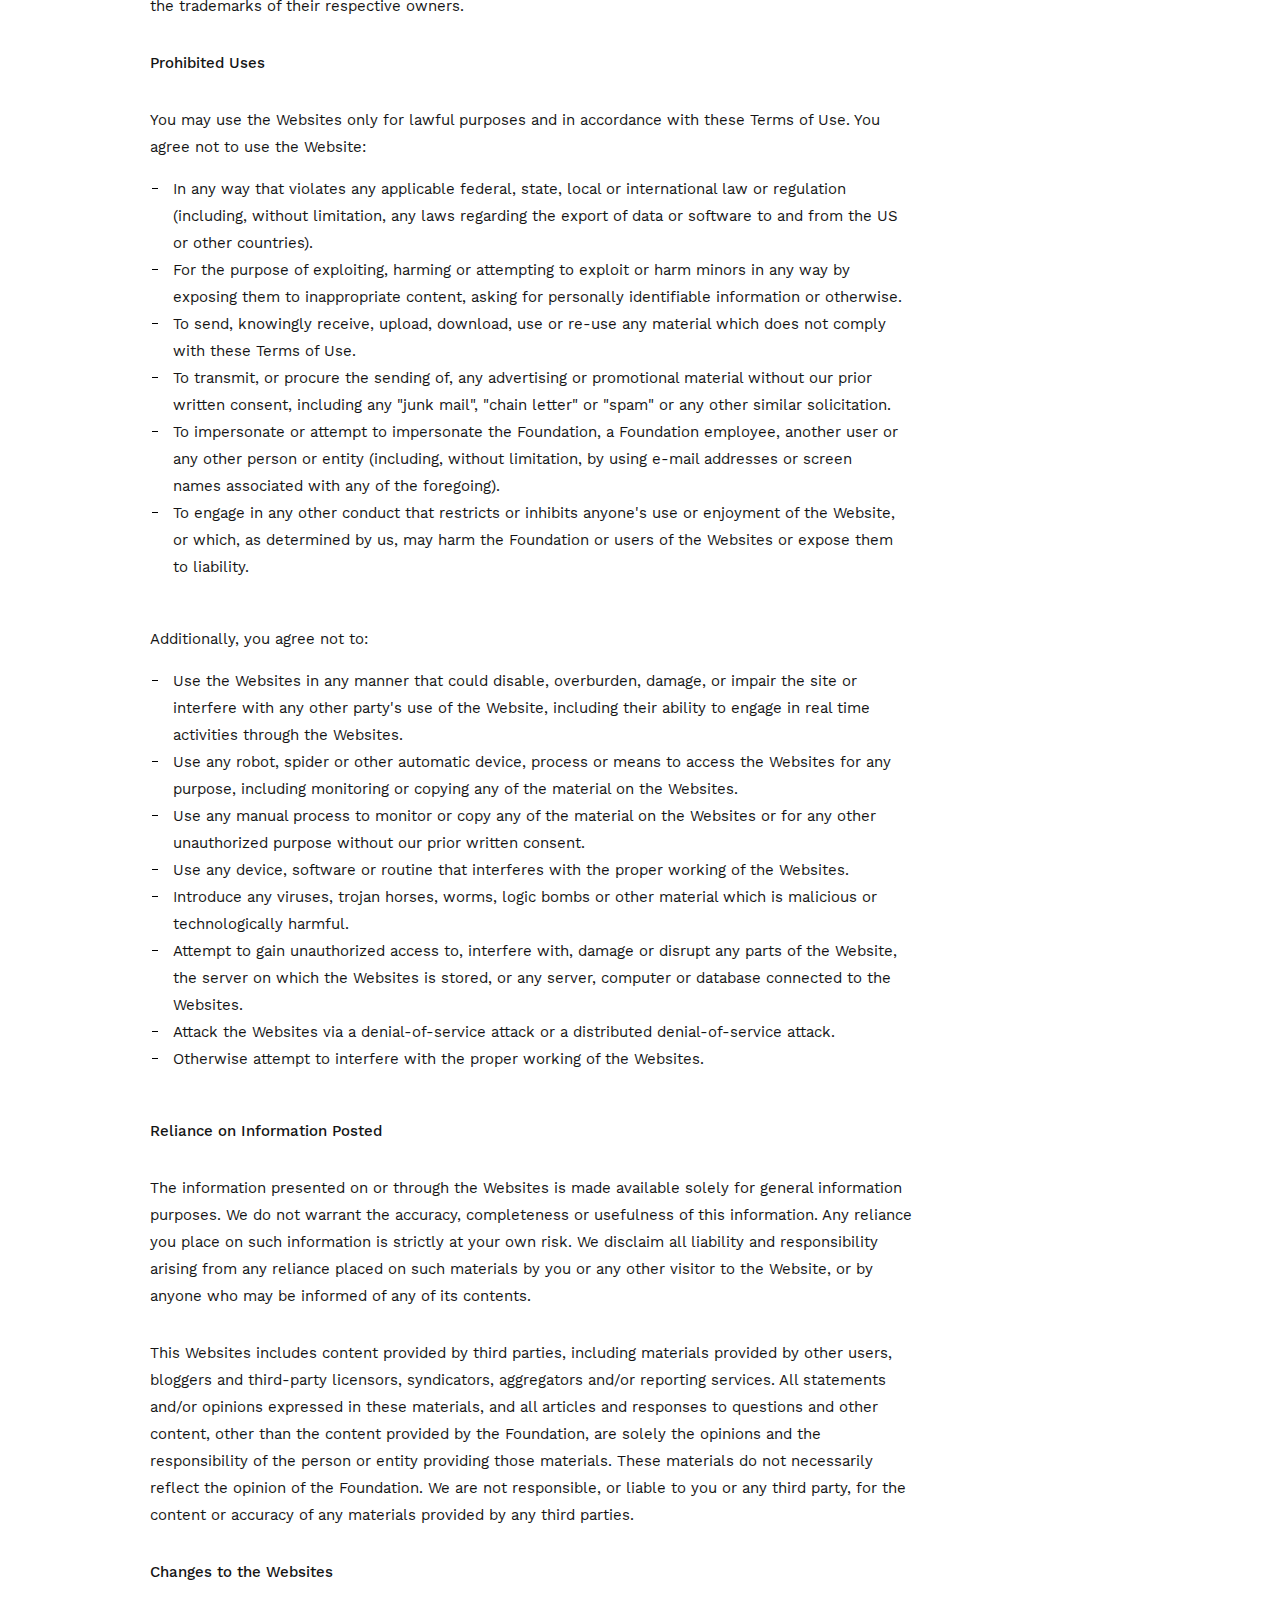
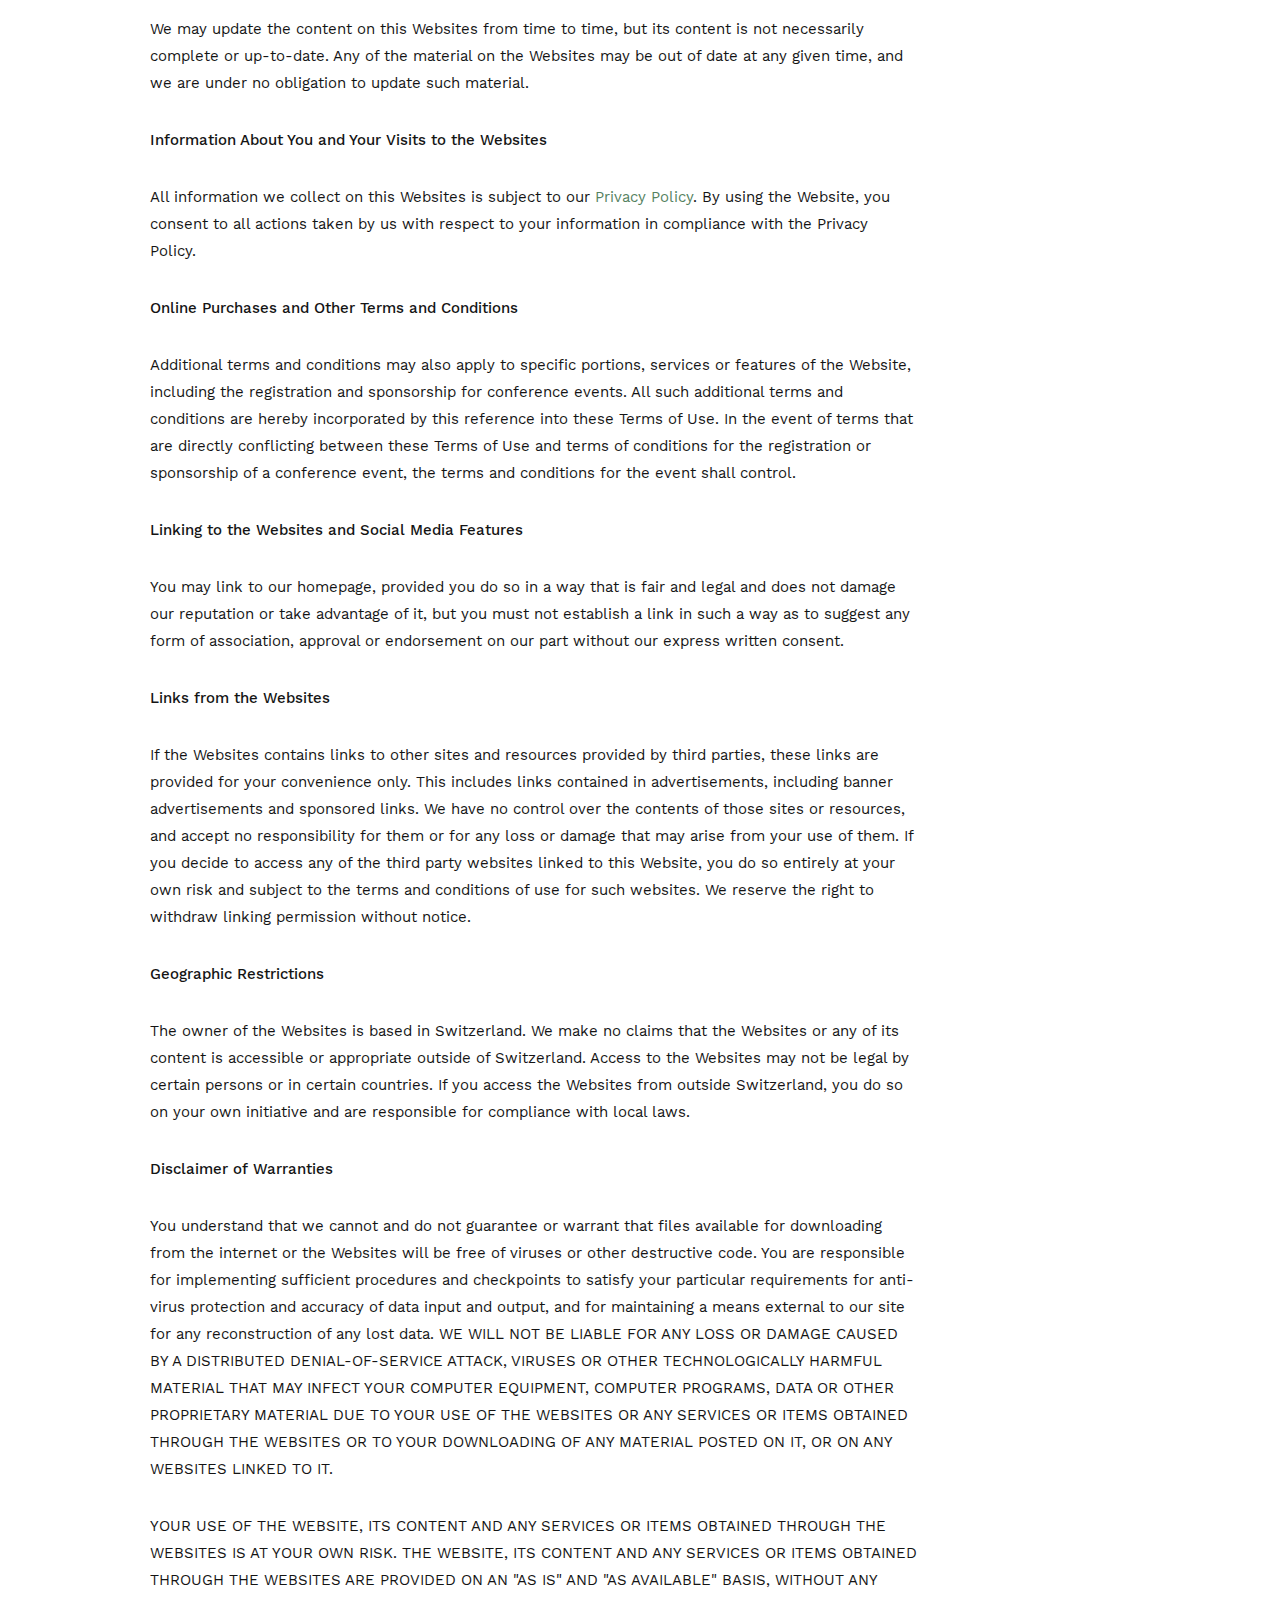
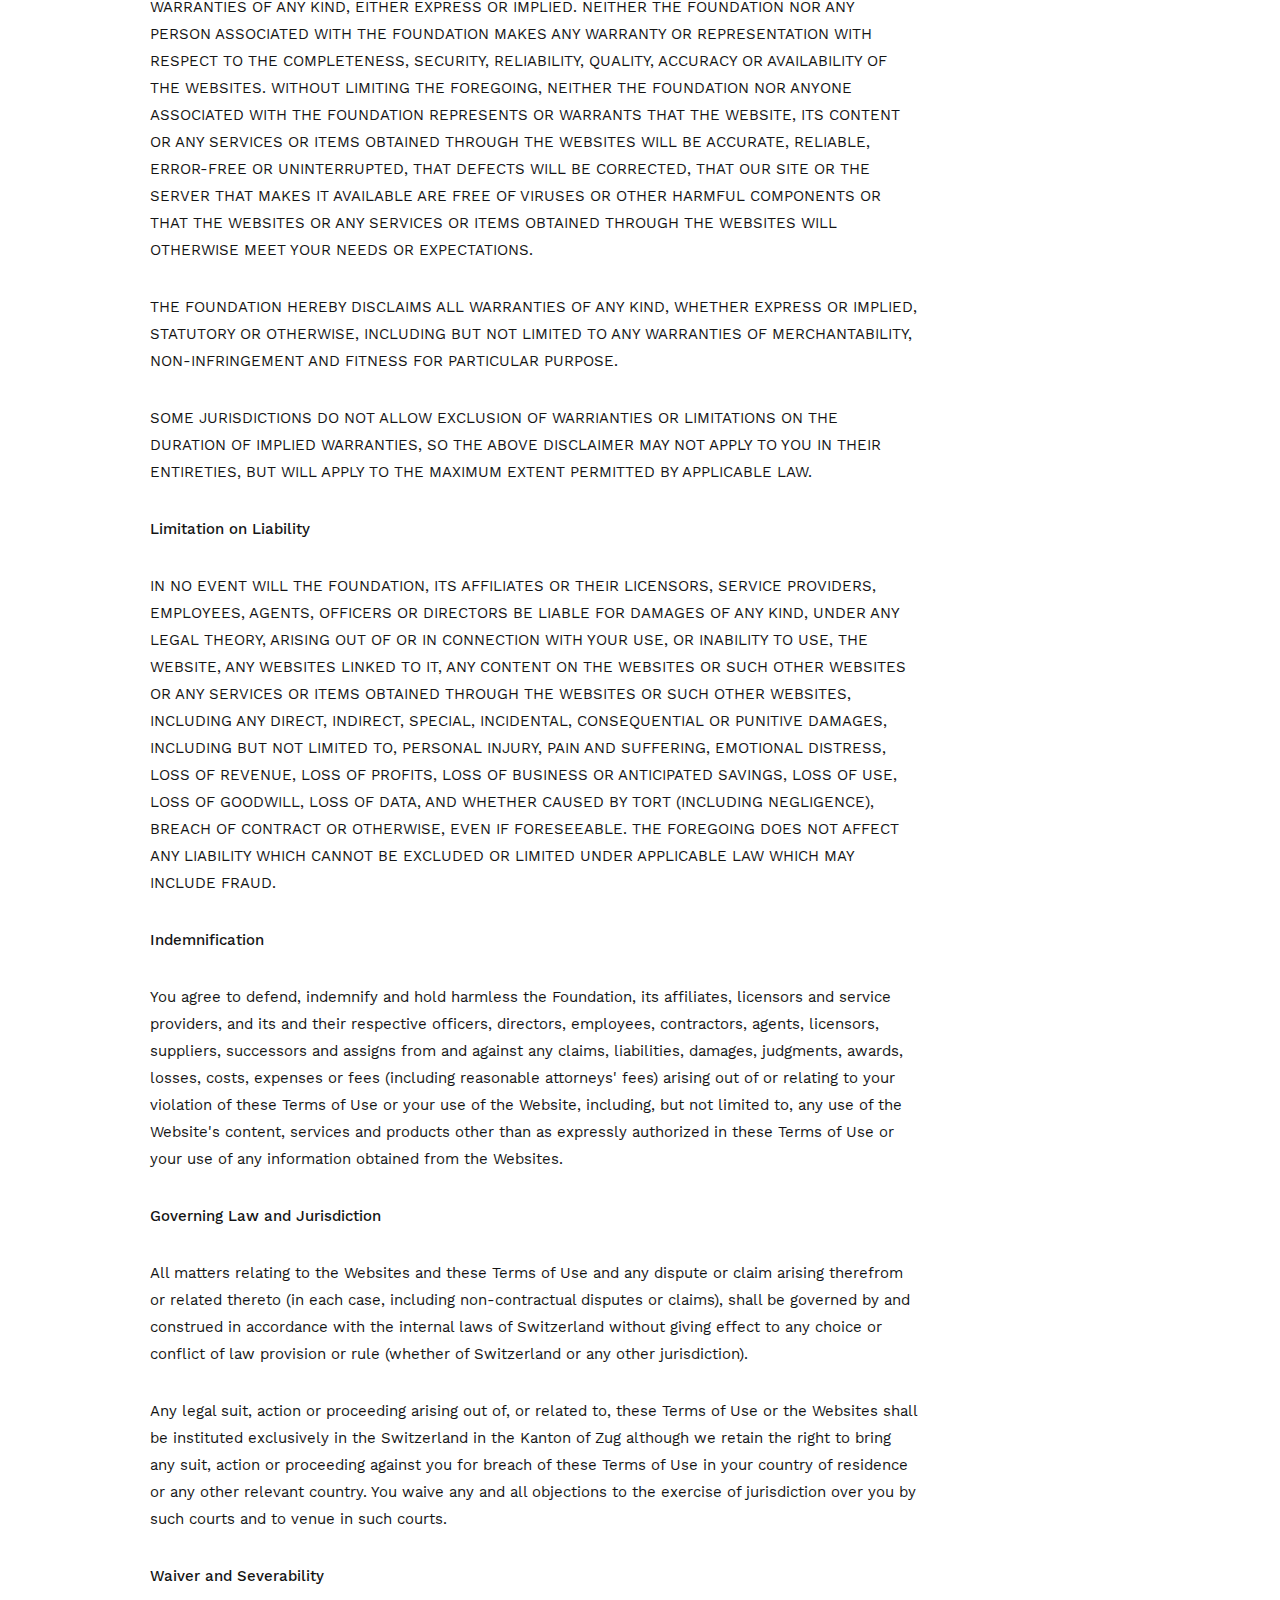
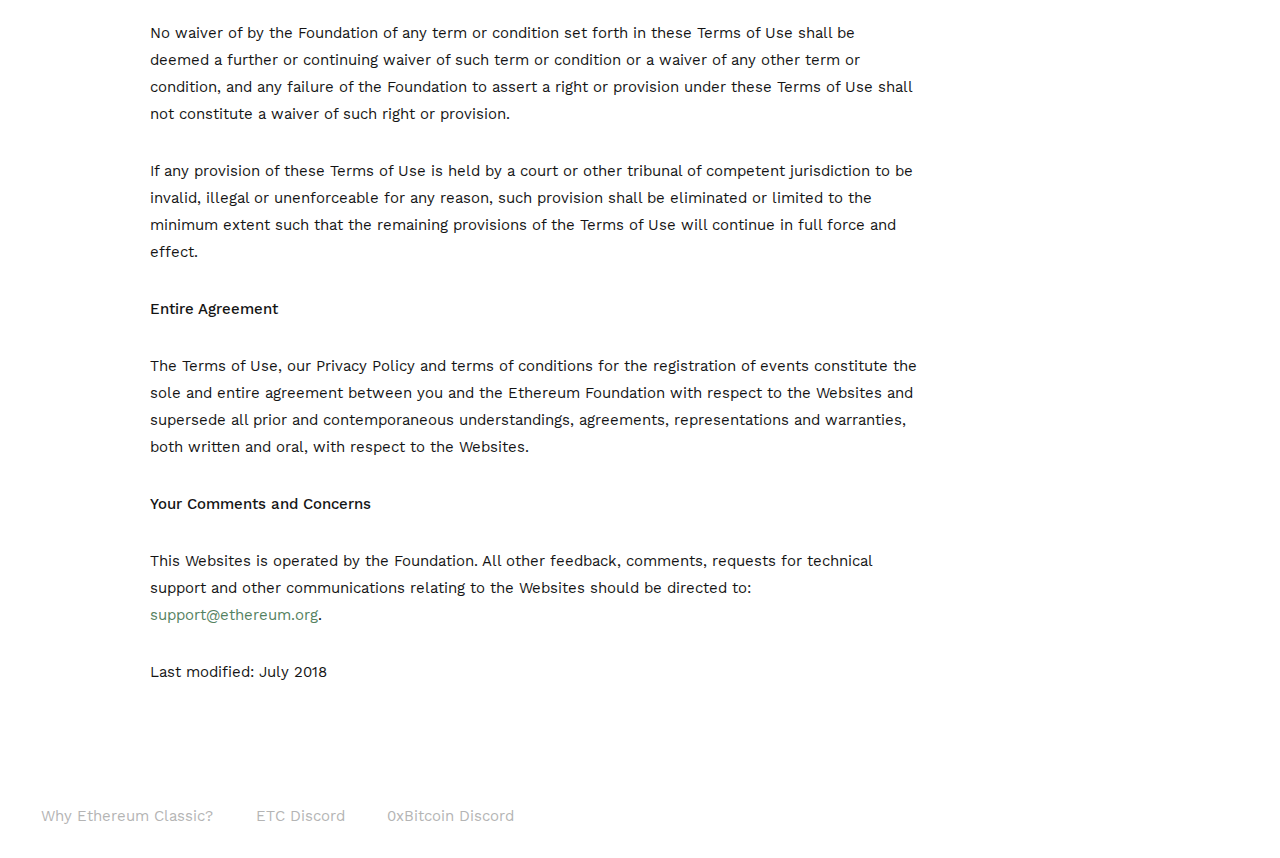
<file: terms-of-use/index.html>
<!DOCTYPE html>
<html lang="en-US">
  <head>
    <meta charset="utf-8">
    <meta name="viewport" content="width=device-width,initial-scale=1">
    <title>Terms of Use | astor.host</title>
    <meta name="description" content="Astor Network Resources">
    <meta name="viewport" content="width=device-width,initial-scale=1,maximum-scale=1,maximum-scale=1">
  <link rel="icon" type="image/png" href="favicon.png">
    
    <link rel="preload" href="/assets/css/0.styles.310e7f9d.css" as="style"><link rel="preload" href="/assets/js/app.64a0c5ce.js" as="script"><link rel="preload" href="/assets/js/3.2b83b93b.js" as="script"><link rel="preload" href="/assets/js/13.d09b0bf7.js" as="script"><link rel="prefetch" href="/assets/js/10.b96c7259.js"><link rel="prefetch" href="/assets/js/11.89c7d3b5.js"><link rel="prefetch" href="/assets/js/12.0d34e453.js"><link rel="prefetch" href="/assets/js/14.1d7be906.js"><link rel="prefetch" href="/assets/js/2.b33a9ac1.js"><link rel="prefetch" href="/assets/js/4.f0b7142f.js"><link rel="prefetch" href="/assets/js/5.7ce71dc8.js"><link rel="prefetch" href="/assets/js/6.869b3f6b.js"><link rel="prefetch" href="/assets/js/7.752d2f20.js"><link rel="prefetch" href="/assets/js/8.f24c0346.js"><link rel="prefetch" href="/assets/js/9.3c11cb4b.js">
    <link rel="stylesheet" href="/assets/css/0.styles.310e7f9d.css">
  </head>
  <body>
    <div id="app" data-server-rendered="true"><div id="wrapper" data-v-7a4724d8><header class="header-right flex" data-v-2855cfc8 data-v-7a4724d8><div class="flex" data-v-2855cfc8><div class="sidebar-button" data-v-2855cfc8><svg width="25px" height="20px" viewBox="0 0 25 20" xmlns="http://www.w3.org/2000/svg" aria-hidden="true" role="img" class="icon"><g transform="translate(-22.000000, -2.000000)"><g transform="translate(22.000000, 2.545974)"><path d="M24.7714844,0.5 L0,0.5"></path> <path d="M24.7714844,9.72701303 L0,9.72701303"></path> <path d="M24.7714844,18.9540261 L0,18.9540261"></path></g></g></svg> <a href="/" class="home-link router-link-active"><span class="site-name">astor.host</span></a></div> <nav class="nav-links sm-hide" data-v-2855cfc8><ul class="nav-ul"><li class="nav-item"><a href="/" class="nav-link">astor.host</a></li><li class="nav-item"><a href="/motivation/" class="nav-link">Motivation</a></li><li class="nav-item"><a href="/mine/" class="nav-link">Mine</a></li><li class="nav-item"><a href="/node/" class="nav-link">Node</a></li><li class="nav-item"><a href="/explore/" class="nav-link">Explore</a></li></ul></nav></div> <div class="menu inline flex flex-center" data-v-2855cfc8><a href="https://github.com/antsankov/astor-network" target="_blank" class="sm-hide md-hide" data-v-2855cfc8><button data-v-2855cfc8>Fork This Page</button></a> <div class="search-box" data-v-2855cfc8><input aria-label="Search" autocomplete="off" spellcheck="false" value=""> <!----></div> <a href="#" class="md-up-hide" data-v-2855cfc8><img src="/assets/img/icon-github.3720c649.svg" class="hide-dark" data-v-2855cfc8> <img src="/assets/img/icon-github-white.e05d488b.svg" class="show-dark" data-v-2855cfc8></a> <span class="pointer view-mode" data-v-2855cfc8><img src="/assets/img/icon-sun.f0087fa4.svg" class="hide-dark" data-v-2855cfc8> <img src="/assets/img/icon-moon.0d522939.svg" class="show-dark" data-v-2855cfc8></span></div></header> <!----> <div class="content default"><h1 id="terms-of-use"><a href="#terms-of-use" aria-hidden="true" class="header-anchor">↳</a> Terms of Use</h1> <p><strong>PLEASE READ THESE TERMS OF USE BEFORE USING THE WEBSITES.</strong></p> <p>Acceptance of the Terms of Use These terms of use are entered into by
and between you and the Ethereum Foundation (&quot;Foundation&quot;, &quot;we&quot; or
&quot;us&quot;). The following terms and conditions, together with any documents
they expressly incorporate by reference (collectively, these &quot;Terms of
Use&quot;), govern your access to and use of ethereum.org, including any
content, functionality and services offered on or through ethereum.org,
ethereumfoundation.org and blog.ethereum.org (together, the
&quot;Website&quot;).</p> <p>Please read the Terms of Use carefully before you start to use the
Websites. By using the Websites or by clicking to accept or agree to the
Terms of Use when this option is made available to you, you accept and
agree to be bound and abide by these Terms of Use in addition to</p> <ul><li>our <a href="/privacy-policy/">Privacy Policy</a>, incorporated herein by
reference; and</li> <li>our <a href="/cookie-policy/">Cookie Policy</a>, incorporated herein by
reference.</li></ul> <p>If you do not to agree to these Terms of Use or the Privacy Policy, you
must not access or use the Websites.</p> <p><strong>Who May Use the Websites</strong></p> <p>This Websites is offered and available to users who are 13 years of age
or older for personal use only and not for commercial use. The Websites
is not intended for children under 13 years of age. By using this
Website, you represent and warrant that you (i) are 13 years of age or
older, (ii) are not barred to use the Websites under any applicable law,
and (iii) are using the Websites only for your own personal use. If you
do not meet these requirements, you must not access or use the Websites.</p> <p><strong>Changes to the Terms of Use</strong></p> <p>We may revise and update these Terms of Use from time to time in our
sole discretion. All changes are effective immediately when we post
them.</p> <p>Your continued use of the Websites following the posting of revised
Terms of Use means that you accept and agree to the changes. You are
expected to check this page frequently so you are aware of any changes,
as they are binding on you.</p> <p><strong>Accessing the Websites and Account Security</strong></p> <p>We reserve the right to withdraw or amend this Website, and any service
or material we provide on the Website, in our sole discretion without
notice. We do not guarantee that our site or any content on it, will
always be available or be interrupted. We will not be liable if for any
reason all or any part of the Websites is unavailable at any time or for
any period. From time to time, we may restrict access to some parts of
the Website, or the entire Website, to users.</p> <p>You are responsible for:</p> <ul><li>Making all arrangements necessary for you to have access to the
Websites.</li> <li>Ensuring that all persons who access the Websites through your
internet connection are aware of these Terms of Use and comply with
them.</li></ul> <p>To access the Websites or some of the resources it offers, you may be
asked to provide certain registration details or other information. It
is a condition of your use of the Websites that all the information you
provide on the Websites is correct, current and complete. You agree that
all information you provide to register using this Websites or
otherwise, including, but not limited to, using any interactive features
on the Website, is governed by our Privacy Policy, and you consent to
all actions we take with respect to your information consistent with our
Privacy Policy.</p> <p>You should use particular caution when inputting personal information on
to the Websites on a public or shared computer so that others are not
able to view or record your personal information.</p> <p><strong>Intellectual Property Rights</strong></p> <p>The Websites and its entire contents, features and functionality
(including but not limited to all information, software, text, displays,
images, video and audio, and the design, selection and arrangement
thereof), are owned by the Foundation, its licensors or other providers
of such material and are protected by copyright, trademark, patent,
trade secret and other intellectual property or proprietary rights laws.</p> <p>These Terms of Use permit you to use the Websites for your personal,
non-commercial use only. You must not reproduce, distribute, modify,
create derivative works of, publicly display, publicly perform,
republish, download, store or transmit any of the material on our
Website, except as follows:</p> <ul><li>Your computer may temporarily store copies of such materials in RAM
incidental to your accessing and viewing those materials.</li> <li>You may store files that are automatically cached by your Web
browser for display enhancement purposes.</li> <li>You may print or download one copy of a reasonable number of pages
of the Websites for your own personal, non-commercial use and not
for further reproduction, publication or distribution.</li> <li>If we provide desktop, mobile or other applications for download,
you may download a single copy to your computer or mobile device
solely for your own personal, non-commercial use, provided you agree
to be bound by our end user license agreement for such applications.</li></ul> <p><strong>You must not:</strong></p> <ul><li>Modify copies of any materials from this site.</li> <li>Delete or alter any copyright, trademark or other proprietary rights
notices from copies of materials from this site.</li></ul> <p>You must not access or use for any commercial purposes any part of the
Websites or any services or materials available through the Websites.</p> <p>If you wish to make any use of materials on the Websites other than that
set out in this section, please address your request to:
notices@ethereum.org.</p> <p>If you print, copy, modify, download or otherwise use or provide any
other person with access to any part of the Websites in breach of the
Terms of Use, your right to use the Websites will cease immediately and
you must, at our option, return or destroy any copies of the materials
you have made. No right, title or interest in or to the Websites or any
content on the Websites is transferred to you, and all rights not
expressly granted are reserved by the Foundation. Any use of the
Websites not expressly permitted by these Terms of Use is a breach of
these Terms of Use and may violate copyright, trademark and other laws.</p> <p><strong>Trademarks</strong></p> <p>The Foundation name, the terms Ethereum Switzerland, Ethereum Asia, the
Foundation logo and all related names, logos, product and service names,
designs and slogans are trademarks of the Foundation or its affiliates
or licensors. You must not use such marks without the prior written
permission of the Foundation. All other names, logos, product and
service names, designs and slogans on this Websites are the trademarks
of their respective owners.</p> <p><strong>Prohibited Uses</strong></p> <p>You may use the Websites only for lawful purposes and in accordance with
these Terms of Use. You agree not to use the Website:</p> <ul><li>In any way that violates any applicable federal, state, local or
international law or regulation (including, without limitation, any
laws regarding the export of data or software to and from the US or
other countries).</li> <li>For the purpose of exploiting, harming or attempting to exploit or
harm minors in any way by exposing them to inappropriate content,
asking for personally identifiable information or otherwise.</li> <li>To send, knowingly receive, upload, download, use or re-use any
material which does not comply with these Terms of Use.</li> <li>To transmit, or procure the sending of, any advertising or
promotional material without our prior written consent, including
any &quot;junk mail&quot;, &quot;chain letter&quot; or &quot;spam&quot; or any other similar
solicitation.</li> <li>To impersonate or attempt to impersonate the Foundation, a
Foundation employee, another user or any other person or entity
(including, without limitation, by using e-mail addresses or screen
names associated with any of the foregoing).</li> <li>To engage in any other conduct that restricts or inhibits anyone's
use or enjoyment of the Website, or which, as determined by us, may
harm the Foundation or users of the Websites or expose them to
liability.</li></ul> <p>Additionally, you agree not to:</p> <ul><li>Use the Websites in any manner that could disable, overburden,
damage, or impair the site or interfere with any other party's use
of the Website, including their ability to engage in real time
activities through the Websites.</li> <li>Use any robot, spider or other automatic device, process or means to
access the Websites for any purpose, including monitoring or copying
any of the material on the Websites.</li> <li>Use any manual process to monitor or copy any of the material on the
Websites or for any other unauthorized purpose without our prior
written consent.</li> <li>Use any device, software or routine that interferes with the proper
working of the Websites.</li> <li>Introduce any viruses, trojan horses, worms, logic bombs or other
material which is malicious or technologically harmful.</li> <li>Attempt to gain unauthorized access to, interfere with, damage or
disrupt any parts of the Website, the server on which the Websites
is stored, or any server, computer or database connected to the
Websites.</li> <li>Attack the Websites via a denial-of-service attack or a distributed
denial-of-service attack.</li> <li>Otherwise attempt to interfere with the proper working of the
Websites.</li></ul> <p><strong>Reliance on Information Posted</strong></p> <p>The information presented on or through the Websites is made available
solely for general information purposes. We do not warrant the accuracy,
completeness or usefulness of this information. Any reliance you place
on such information is strictly at your own risk. We disclaim all
liability and responsibility arising from any reliance placed on such
materials by you or any other visitor to the Website, or by anyone who
may be informed of any of its contents.</p> <p>This Websites includes content provided by third parties, including
materials provided by other users, bloggers and third-party licensors,
syndicators, aggregators and/or reporting services. All statements
and/or opinions expressed in these materials, and all articles and
responses to questions and other content, other than the content
provided by the Foundation, are solely the opinions and the
responsibility of the person or entity providing those materials. These
materials do not necessarily reflect the opinion of the Foundation. We
are not responsible, or liable to you or any third party, for the
content or accuracy of any materials provided by any third parties.</p> <p><strong>Changes to the Websites</strong></p> <p>We may update the content on this Websites from time to time, but its
content is not necessarily complete or up-to-date. Any of the material
on the Websites may be out of date at any given time, and we are under
no obligation to update such material.</p> <p><strong>Information About You and Your Visits to the Websites</strong></p> <p>All information we collect on this Websites is subject to our <a href="/privacy-policy">Privacy
Policy</a>. By using the Website, you consent to all
actions taken by us with respect to your information in compliance with
the Privacy Policy.</p> <p><strong>Online Purchases and Other Terms and Conditions</strong></p> <p>Additional terms and conditions may also apply to specific portions,
services or features of the Website, including the registration and
sponsorship for conference events. All such additional terms and
conditions are hereby incorporated by this reference into these Terms of
Use. In the event of terms that are directly conflicting between these
Terms of Use and terms of conditions for the registration or sponsorship
of a conference event, the terms and conditions for the event shall
control.</p> <p><strong>Linking to the Websites and Social Media Features</strong></p> <p>You may link to our homepage, provided you do so in a way that is fair
and legal and does not damage our reputation or take advantage of it,
but you must not establish a link in such a way as to suggest any form
of association, approval or endorsement on our part without our express
written consent.</p> <p><strong>Links from the Websites</strong></p> <p>If the Websites contains links to other sites and resources provided by
third parties, these links are provided for your convenience only. This
includes links contained in advertisements, including banner
advertisements and sponsored links. We have no control over the contents
of those sites or resources, and accept no responsibility for them or
for any loss or damage that may arise from your use of them. If you
decide to access any of the third party websites linked to this Website,
you do so entirely at your own risk and subject to the terms and
conditions of use for such websites. We reserve the right to withdraw
linking permission without notice.</p> <p><strong>Geographic Restrictions</strong></p> <p>The owner of the Websites is based in Switzerland. We make no claims
that the Websites or any of its content is accessible or appropriate
outside of Switzerland. Access to the Websites may not be legal by
certain persons or in certain countries. If you access the Websites from
outside Switzerland, you do so on your own initiative and are
responsible for compliance with local laws.</p> <p><strong>Disclaimer of Warranties</strong></p> <p>You understand that we cannot and do not guarantee or warrant that files
available for downloading from the internet or the Websites will be free
of viruses or other destructive code. You are responsible for
implementing sufficient procedures and checkpoints to satisfy your
particular requirements for anti-virus protection and accuracy of data
input and output, and for maintaining a means external to our site for
any reconstruction of any lost data. WE WILL NOT BE LIABLE FOR ANY LOSS
OR DAMAGE CAUSED BY A DISTRIBUTED DENIAL-OF-SERVICE ATTACK, VIRUSES OR
OTHER TECHNOLOGICALLY HARMFUL MATERIAL THAT MAY INFECT YOUR COMPUTER
EQUIPMENT, COMPUTER PROGRAMS, DATA OR OTHER PROPRIETARY MATERIAL DUE TO
YOUR USE OF THE WEBSITES OR ANY SERVICES OR ITEMS OBTAINED THROUGH THE
WEBSITES OR TO YOUR DOWNLOADING OF ANY MATERIAL POSTED ON IT, OR ON ANY
WEBSITES LINKED TO IT.</p> <p>YOUR USE OF THE WEBSITE, ITS CONTENT AND ANY SERVICES OR ITEMS OBTAINED
THROUGH THE WEBSITES IS AT YOUR OWN RISK. THE WEBSITE, ITS CONTENT AND
ANY SERVICES OR ITEMS OBTAINED THROUGH THE WEBSITES ARE PROVIDED ON AN
&quot;AS IS&quot; AND &quot;AS AVAILABLE&quot; BASIS, WITHOUT ANY WARRANTIES OF ANY
KIND, EITHER EXPRESS OR IMPLIED. NEITHER THE FOUNDATION NOR ANY PERSON
ASSOCIATED WITH THE FOUNDATION MAKES ANY WARRANTY OR REPRESENTATION WITH
RESPECT TO THE COMPLETENESS, SECURITY, RELIABILITY, QUALITY, ACCURACY OR
AVAILABILITY OF THE WEBSITES. WITHOUT LIMITING THE FOREGOING, NEITHER
THE FOUNDATION NOR ANYONE ASSOCIATED WITH THE FOUNDATION REPRESENTS OR
WARRANTS THAT THE WEBSITE, ITS CONTENT OR ANY SERVICES OR ITEMS OBTAINED
THROUGH THE WEBSITES WILL BE ACCURATE, RELIABLE, ERROR-FREE OR
UNINTERRUPTED, THAT DEFECTS WILL BE CORRECTED, THAT OUR SITE OR THE
SERVER THAT MAKES IT AVAILABLE ARE FREE OF VIRUSES OR OTHER HARMFUL
COMPONENTS OR THAT THE WEBSITES OR ANY SERVICES OR ITEMS OBTAINED
THROUGH THE WEBSITES WILL OTHERWISE MEET YOUR NEEDS OR EXPECTATIONS.</p> <p>THE FOUNDATION HEREBY DISCLAIMS ALL WARRANTIES OF ANY KIND, WHETHER
EXPRESS OR IMPLIED, STATUTORY OR OTHERWISE, INCLUDING BUT NOT LIMITED TO
ANY WARRANTIES OF MERCHANTABILITY, NON-INFRINGEMENT AND FITNESS FOR
PARTICULAR PURPOSE.</p> <p>SOME JURISDICTIONS DO NOT ALLOW EXCLUSION OF WARRIANTIES OR LIMITATIONS
ON THE DURATION OF IMPLIED WARRANTIES, SO THE ABOVE DISCLAIMER MAY NOT
APPLY TO YOU IN THEIR ENTIRETIES, BUT WILL APPLY TO THE MAXIMUM EXTENT
PERMITTED BY APPLICABLE LAW.</p> <p><strong>Limitation on Liability</strong></p> <p>IN NO EVENT WILL THE FOUNDATION, ITS AFFILIATES OR THEIR LICENSORS,
SERVICE PROVIDERS, EMPLOYEES, AGENTS, OFFICERS OR DIRECTORS BE LIABLE
FOR DAMAGES OF ANY KIND, UNDER ANY LEGAL THEORY, ARISING OUT OF OR IN
CONNECTION WITH YOUR USE, OR INABILITY TO USE, THE WEBSITE, ANY WEBSITES
LINKED TO IT, ANY CONTENT ON THE WEBSITES OR SUCH OTHER WEBSITES OR ANY
SERVICES OR ITEMS OBTAINED THROUGH THE WEBSITES OR SUCH OTHER WEBSITES,
INCLUDING ANY DIRECT, INDIRECT, SPECIAL, INCIDENTAL, CONSEQUENTIAL OR
PUNITIVE DAMAGES, INCLUDING BUT NOT LIMITED TO, PERSONAL INJURY, PAIN
AND SUFFERING, EMOTIONAL DISTRESS, LOSS OF REVENUE, LOSS OF PROFITS,
LOSS OF BUSINESS OR ANTICIPATED SAVINGS, LOSS OF USE, LOSS OF GOODWILL,
LOSS OF DATA, AND WHETHER CAUSED BY TORT (INCLUDING NEGLIGENCE), BREACH
OF CONTRACT OR OTHERWISE, EVEN IF FORESEEABLE. THE FOREGOING DOES NOT
AFFECT ANY LIABILITY WHICH CANNOT BE EXCLUDED OR LIMITED UNDER
APPLICABLE LAW WHICH MAY INCLUDE FRAUD.</p> <p><strong>Indemnification</strong></p> <p>You agree to defend, indemnify and hold harmless the Foundation, its
affiliates, licensors and service providers, and its and their
respective officers, directors, employees, contractors, agents,
licensors, suppliers, successors and assigns from and against any
claims, liabilities, damages, judgments, awards, losses, costs, expenses
or fees (including reasonable attorneys' fees) arising out of or
relating to your violation of these Terms of Use or your use of the
Website, including, but not limited to, any use of the Website's
content, services and products other than as expressly authorized in
these Terms of Use or your use of any information obtained from the
Websites.</p> <p><strong>Governing Law and Jurisdiction</strong></p> <p>All matters relating to the Websites and these Terms of Use and any
dispute or claim arising therefrom or related thereto (in each case,
including non-contractual disputes or claims), shall be governed by and
construed in accordance with the internal laws of Switzerland without
giving effect to any choice or conflict of law provision or rule
(whether of Switzerland or any other jurisdiction).</p> <p>Any legal suit, action or proceeding arising out of, or related to,
these Terms of Use or the Websites shall be instituted exclusively in
the Switzerland in the Kanton of Zug although we retain the right to
bring any suit, action or proceeding against you for breach of these
Terms of Use in your country of residence or any other relevant country.
You waive any and all objections to the exercise of jurisdiction over
you by such courts and to venue in such courts.</p> <p><strong>Waiver and Severability</strong></p> <p>No waiver of by the Foundation of any term or condition set forth in
these Terms of Use shall be deemed a further or continuing waiver of
such term or condition or a waiver of any other term or condition, and
any failure of the Foundation to assert a right or provision under these
Terms of Use shall not constitute a waiver of such right or provision.</p> <p>If any provision of these Terms of Use is held by a court or other
tribunal of competent jurisdiction to be invalid, illegal or
unenforceable for any reason, such provision shall be eliminated or
limited to the minimum extent such that the remaining provisions of the
Terms of Use will continue in full force and effect.</p> <p><strong>Entire Agreement</strong></p> <p>The Terms of Use, our Privacy Policy and terms of conditions for the
registration of events constitute the sole and entire agreement between
you and the Ethereum Foundation with respect to the Websites and
supersede all prior and contemporaneous understandings, agreements,
representations and warranties, both written and oral, with respect to
the Websites.</p> <p><strong>Your Comments and Concerns</strong></p> <p>This Websites is operated by the Foundation. All other feedback,
comments, requests for technical support and other communications
relating to the Websites should be directed to: <a href="mailto:support@ethereum.org">support@ethereum.org</a>.</p> <p>Last modified: July 2018</p></div> <div class="sidebar" data-v-7a4724d8><nav class="nav-links"><ul class="nav-ul"><li class="nav-item"><a href="/" class="nav-link">astor.host</a></li><li class="nav-item"><a href="/motivation/" class="nav-link">Motivation</a></li><li class="nav-item"><a href="/mine/" class="nav-link">Mine</a></li><li class="nav-item"><a href="/node/" class="nav-link">Node</a></li><li class="nav-item"><a href="/explore/" class="nav-link">Explore</a></li></ul></nav>  <!----> </div> <footer class="footer" data-v-67e1ead7 data-v-7a4724d8><ul data-v-67e1ead7><li data-v-67e1ead7><a href="https://ethereumclassic.org/" target="_blank" data-v-67e1ead7>Why Ethereum Classic?</a></li> <li data-v-67e1ead7><a href="https://discordapp.com/invite/MzGu7F" target="_blank" data-v-67e1ead7>ETC Discord</a></li> <li data-v-67e1ead7><a href="https://discord.gg/JGEqqmS" target="_blank" data-v-67e1ead7>0xBitcoin Discord</a></li></ul></footer></div><div class="global-ui"></div></div>
    <script src="/assets/js/app.64a0c5ce.js" defer></script><script src="/assets/js/3.2b83b93b.js" defer></script><script src="/assets/js/13.d09b0bf7.js" defer></script>
  </body>
</html>
</file>
<file: assets/css/0.styles.310e7f9d.css>
.icon.outbound{color:#aaa;display:inline-block;vertical-align:middle;position:relative;top:-1px}footer[data-v-67e1ead7]{font-size:15px;padding:6em 0 2em 10em}footer.home[data-v-67e1ead7]{margin-left:2em}footer ul[data-v-67e1ead7]{margin:0}footer ul li[data-v-67e1ead7]{display:inline-block;margin-right:2em}footer ul li[data-v-67e1ead7]:first-child{padding:0}footer ul li[data-v-67e1ead7]:before{content:"";padding:0}footer ul li a[data-v-67e1ead7]{color:#b4b4b4}footer ul li a[data-v-67e1ead7]:hover{color:#548160}.nav-ul{margin:0}.nav-ul>li{color:#b4b4b4;margin-right:1em}.nav-links{display:inline-block;vertical-align:top}.nav-links a{display:block;color:inherit}.nav-links a.router-link-active,.nav-links a:hover{color:#548160}.nav-links .nav-item{cursor:pointer;position:relative;font-weight:500}@media (max-width:719px){.nav-links .nav-item{margin-left:0}}@media (min-width:719px){.nav-links a.router-link-active,.nav-links a:hover{color:#548160}}.search-box{display:inline-block;position:relative;margin-right:1rem}.search-box input{cursor:text;width:10rem;color:#141414;display:inline-block;border:1px dotted #141414;border-radius:2rem;font-size:12px;line-height:2em;padding:.2em .5em .2em 2rem;outline:none;-webkit-transition:width .2s ease;transition:width .2s ease;background:#fff url(/assets/img/icon-search.445a2546.svg) .5rem .35rem no-repeat;background-size:1.25rem}.search-box input:focus{cursor:auto;border-style:solid;border-color:#548160}.search-box .suggestions{font-size:15px;background:#fff;width:20rem;position:absolute;top:1.5rem;right:-1rem;border:1px solid #4c7456;border-radius:6px;padding:.4rem;list-style-type:none;max-width:80vw}.search-box .suggestions.align-right{right:0}.search-box .suggestion{line-height:1.4;padding:.4rem .6rem;border-radius:4px;cursor:pointer}.search-box .suggestion a{white-space:normal;color:#8a8a8a}.search-box .suggestion a .page-title{font-weight:600}.search-box .suggestion a .header{margin-left:.25em}.search-box .suggestion.focused{background-color:#f6f9f7}.search-box .suggestion.focused a{color:#548160}@media (max-width:999px){.search-box input{cursor:pointer;width:0;border-color:transparent;position:relative;background:transparent url(/assets/img/icon-search.445a2546.svg) .5rem .25rem no-repeat;padding-left:2.3rem}.search-box input:focus{background:#fff url(/assets/img/icon-search.445a2546.svg) .5rem .25rem no-repeat;cursor:text;left:0;width:10rem}#wrapper.dark-mode .search-box input{border:transparent}#wrapper.dark-mode .search-box input:focus{border:1px solid #b4b4b4}}@media (max-width:999px) and (min-width:768px){.search-box .suggestions{right:-6rem}}@media (max-width:768px){.search-box .suggestions{right:-6rem}.search-box input:focus{width:8rem}}.sidebar-button{display:none;height:1.25rem;position:absolute;top:1.25em;left:1.5em}.sidebar-button svg{stroke:#141414}.sidebar-button .icon{display:inline-block;margin-right:1em;cursor:pointer}@media (max-width:768px){.sidebar-button{display:-webkit-box;display:-ms-flexbox;display:flex;-webkit-box-align:center;-ms-flex-align:center;align-items:center}}header[data-v-2855cfc8]{position:fixed;top:0;left:0;right:0;padding:1em 2em;background:hsla(0,0%,100%,.95);z-index:1;display:-webkit-box;display:-ms-flexbox;display:flex;-webkit-box-pack:justify;-ms-flex-pack:justify;justify-content:space-between;border-bottom:1px dotted transparent;-webkit-transition:border-bottom .2s ease;transition:border-bottom .2s ease}header.home[data-v-2855cfc8] ul.nav-ul li:nth-child(n+2){display:none}.menu a[data-v-2855cfc8],.menu span[data-v-2855cfc8]{margin-right:1em;display:-webkit-box;display:-ms-flexbox;display:flex}.menu a[data-v-2855cfc8]:last-child,.menu span[data-v-2855cfc8]:last-child{margin:0}.nav-links[data-v-2855cfc8]{display:-webkit-box;display:-ms-flexbox;display:flex;-webkit-box-align:center;-ms-flex-align:center;align-items:center}@media (max-width:768px){.sidebar-open header[data-v-2855cfc8]{background:hsla(0,0%,100%,.95);border-bottom:1px dotted #548160}#wrapper.dark-mode .sidebar-open header[data-v-2855cfc8]{border-bottom:1px dotted #2a61ff}}.hero[data-v-44187da6]{padding:2em;max-width:60vw}.hero img[data-v-44187da6]{max-width:100%;height:auto!important;margin:0 auto;display:block}.hero-block[data-v-44187da6]{position:absolute}.hero-block .header[data-v-44187da6]{position:absolute;margin-left:-1.1em}.hero-block .content[data-v-44187da6]{padding-top:1.2em}.hero-block.beginners[data-v-44187da6]{top:6em;left:8.5em}.hero-block.learn[data-v-44187da6]{top:9em;right:2.5em}.hero-block.use[data-v-44187da6]{top:18em;left:.5em}.hero-block.build[data-v-44187da6]{top:22em;right:7.5em}@media screen and (max-width:1280px){.hero[data-v-44187da6]{margin-top:1em;max-width:70vw}.hero-block.beginners[data-v-44187da6]{top:4em;left:3.5em}.hero-block.learn[data-v-44187da6]{top:6em;right:0}.hero-block.use[data-v-44187da6]{top:14em;left:.5em}.hero-block.build[data-v-44187da6]{top:17em;right:3.5em}}@media screen and (max-width:768px){.hero[data-v-44187da6]{max-width:90vw}}.sidebar .sidebar-sub-headers{padding-left:1rem}a.sidebar-link{font-weight:400;display:inline-block;color:#141414;padding:.35rem 1rem .35rem 0;line-height:1.4;width:100%;-webkit-box-sizing:border-box;box-sizing:border-box}a.sidebar-link:hover{color:#548160}a.sidebar-link.active{font-weight:600;color:#548160}.sidebar-sub-headers a.sidebar-link{padding-top:.25rem;padding-bottom:.25rem;border-left:none}.sidebar-sub-headers a.sidebar-link.active{font-weight:500}.dropdown-enter,.dropdown-leave-to{height:0!important}.sidebar-group:not(.first){margin-top:1em}.sidebar-group .sidebar-group{padding-left:.5em}.sidebar-group:not(.collapsable) .sidebar-heading{cursor:auto;color:inherit}.sidebar-heading{color:#999;-webkit-transition:color .15s ease;transition:color .15s ease;cursor:pointer;font-size:1.1em;font-weight:700;padding:0 1.5rem;margin-top:0;margin-bottom:.5rem}.sidebar-heading.open,.sidebar-heading:hover{color:inherit}.sidebar-heading .arrow{position:relative;top:-.12em;left:.5em}.sidebar-heading:.open .arrow{top:-.18em}.sidebar-group-items{-webkit-transition:height .1s ease-out;transition:height .1s ease-out;overflow:hidden}.sidebar{position:fixed;top:7.5em;right:0;width:15.5rem;overflow-y:scroll;font-size:12px;padding-left:1em;padding-right:2em;border-left:1px dotted #548160;-webkit-transition:all .2s ease-in-out;transition:all .2s ease-in-out;-webkit-transition:-webkit-transform .2s ease;transition:-webkit-transform .2s ease;transition:transform .2s ease;transition:transform .2s ease,-webkit-transform .2s ease}.sidebar p.sidebar-heading{display:none}.sidebar ul{padding:0;margin:0;list-style-type:none;list-style-image:none}.sidebar a{display:inline-block}.sidebar .nav-links{display:none;padding:1.5em 0 1.5rem}.sidebar .nav-links .nav-item,.sidebar .nav-links .repo-link{display:block;padding-left:1em;margin-right:0;line-height:2em}.sidebar .nav-links .nav-item a,.sidebar .nav-links .repo-link a{color:#141414}.sidebar .nav-links .nav-item a.router-link-active,.sidebar .nav-links .repo-link a.router-link-active{color:#548160}@media (max-width:768px){.sidebar{display:block!important;font-size:15px;position:fixed;top:0;padding-top:3.6rem;padding-right:1em;-webkit-transform:translateX(-100%);transform:translateX(-100%);-webkit-transition:-webkit-transform .2s ease;transition:-webkit-transform .2s ease;transition:transform .2s ease;transition:transform .2s ease,-webkit-transform .2s ease;border-left:none;left:0;background:#fff;border-right:1px dotted #548160;height:calc(100vh - 3.6rem)}.sidebar .nav-links{display:block}.sidebar .nav-links .dropdown-wrapper .nav-dropdown .dropdown-item a.router-link-active:after{top:calc(1rem - 2px)}.sidebar .sidebar-links{padding:1rem 0}.sidebar-open .sidebar{display:block!important;-webkit-transform:translateX(0);transform:translateX(0)}}button.announcement[data-v-7a4724d8]{position:fixed;bottom:2em;right:3em;border-radius:25px;padding:1em 2em}@font-face{font-family:Work-Sans;src:url(/assets/fonts/WorkSans-Regular.a0cc09a8.woff2) format("woff2"),url(/assets/fonts/WorkSans-Regular.6e7ddb9b.woff) format("woff"),url(/assets/fonts/WorkSans-Regular.7b31e135.ttf) format("truetype");font-weight:400;font-style:normal}@font-face{font-family:Work-Sans;src:url(/assets/fonts/WorkSans-Medium.dab2cc11.woff2) format("woff2"),url(/assets/fonts/WorkSans-Medium.bbb88f26.woff) format("woff"),url(/assets/fonts/WorkSans-Medium.d8196ee1.ttf) format("truetype");font-weight:600;font-style:normal}.flex{display:-webkit-box;display:-ms-flexbox;display:flex}.flex-center{-webkit-box-align:center;-ms-flex-align:center;align-items:center}.relative{position:relative}.absolute{position:absolute}.fixed{position:fixed}.block{display:block}.center{text-align:center}*{-webkit-font-variant-ligatures:none;font-variant-ligatures:none}body,html{padding:0;margin:0;overflow-x:hidden}body{font-family:Work-Sans,-apple-system,Helvetica Neue,sans-serif;-webkit-font-smoothing:antialiased;-moz-osx-font-smoothing:grayscale;font-size:18px;line-height:1.2em;color:#141414}img{max-width:100%}#wrapper{min-height:100vh}h1{font-size:24px;font-weight:400;margin-bottom:2em}h1 a{display:none}h2{font-size:18px;font-weight:400;padding-top:4em;margin-top:-1em;line-height:1.2;border-bottom:1px solid #141414;display:inline-block}h2,h3,h4,h5,h6{margin-bottom:0}h3,h4,h5,h6{font-size:15px;margin-top:2em}h3 a.header-anchor,h4 a.header-anchor,h5 a.header-anchor,h6 a.header-anchor{display:none}h3+ul,h4+ul,h5+ul,h6+ul{margin-top:0}h3 em,h4 em,h5 em,h6 em{font-weight:400}a{text-decoration:none;color:#548160}a+em{font-style:normal;opacity:.5}a .icon.outbound{display:none}.pointer,button{cursor:pointer}button{font-size:12px;background:#fff;border:1px dotted #141414;border-radius:18px;padding:.6em 2.5em}button:hover{border-color:#548160;color:#548160}button.announcement a{color:#141414}#wrapper.home>div.content,.content-block{max-width:996px;margin:0 auto;padding:0 2em}.accent{color:#548160}ol{padding-left:1.1em}ol:before{padding-right:1em}ol li{padding-left:.5em}ul{padding:0;margin:1em;list-style-image:url(/assets/img/dash.f0c93179.svg)}ul li{padding-left:.5em}ul.inline li,ul.nav-ul li{padding:0;display:inline-block}ul.featured{font-size:18px;line-height:1.2em;border-left:1px dotted #548160;padding-left:1em;margin:0 0 0 -1em}ul.featured li{list-style-image:none;list-style:none;margin-bottom:1em;padding:0}ul.featured li em{display:block;font-size:15px}div.intro-blocks{margin-top:4em;display:-webkit-box;display:-ms-flexbox;display:flex;-ms-flex-wrap:wrap;flex-wrap:wrap}div.intro-blocks ul{display:inline-block;line-height:1.5em;margin:0 0 2em;width:49%}div.intro-blocks ul li:first-child{margin-bottom:1em;list-style-image:none;list-style:none;padding:0;text-indent:-1em}div.intro-blocks ul li.highlight{background:url(/assets/img/highlight.22a66491.svg);background-repeat:no-repeat}.header-anchor{opacity:.15;margin-left:-1.33em}.header-anchor:hover{opacity:1}.featured{font-size:18px;line-height:1.5em;border-left:1px dotted #548160;padding-left:1em;margin:0 0 0 -1em}.page,div#wrapper:not(.home)>.content{font-size:15px;line-height:1.8em;max-width:768px;margin-left:10em;padding-top:9em}.page p,div#wrapper:not(.home)>.content p{margin-bottom:2em}.page p+ol,.page p+ul,div#wrapper:not(.home)>.content p+ol,div#wrapper:not(.home)>.content p+ul{margin-top:-1em}.page ol+p,.page ul+p,div#wrapper:not(.home)>.content ol+p,div#wrapper:not(.home)>.content ul+p{margin-top:3em}.page iframe,div#wrapper:not(.home)>.content iframe{-webkit-filter:grayscale(1);filter:grayscale(1);opacity:.8;width:100%}.page iframe:hover,div#wrapper:not(.home)>.content iframe:hover{-webkit-filter:grayscale(0);filter:grayscale(0);opacity:1}.iframe-container{position:relative;overflow:hidden;padding-top:56.25%}.iframe-container iframe{position:absolute;top:0;left:0;width:100%;height:100%;border:0}p+.iframe-container{margin-top:-1em}span.arrow{margin-right:.75em}table th{text-align:left}table td{padding-right:2em}.show-dark{display:none!important}#wrapper.dark-mode{background:#1d1d1d;color:#b4b4b4}#wrapper.dark-mode .show-dark{display:block!important}#wrapper.dark-mode .hide-dark{display:none!important}#wrapper.dark-mode .accent,#wrapper.dark-mode a{color:#2a61ff}#wrapper.dark-mode button{border-color:#b4b4b4;color:#b4b4b4;background:#1d1d1d}#wrapper.dark-mode button.announcement{color:#b4b4b4}#wrapper.dark-mode button.announcement:hover{border-color:#2a61ff;color:#2a61ff}#wrapper.dark-mode h2{border-bottom:1px solid #b4b4b4}#wrapper.dark-mode header{background:#1d1d1d}#wrapper.dark-mode .search-box input{border-color:#b4b4b4;color:#b4b4b4;background-color:#1d1d1d;background-image:url(/assets/img/icon-search-white.5f435edb.svg)}#wrapper.dark-mode ul{list-style-image:url(/assets/img/dash-white.694ca098.svg)}#wrapper.dark-mode ul li.highlight{background-image:url(/assets/img/highlight-dark.f707f335.svg)}#wrapper.dark-mode .suggestions{border-color:#b4b4b4;background-color:#1d1d1d}#wrapper.dark-mode .suggestions .suggestion a{color:#b4b4b4}#wrapper.dark-mode .suggestions .suggestion.focused{background-color:#282828}#wrapper.dark-mode .suggestions .suggestion.focused a{color:#2a61ff}#wrapper.dark-mode .sidebar-button svg{stroke:#b4b4b4}#wrapper.dark-mode .sidebar{background:#1d1d1d;border-color:#2a61ff}#wrapper.dark-mode .sidebar ul{list-style-image:none}#wrapper.dark-mode nav.nav-links a,#wrapper.dark-mode ul.sidebar-links a{color:#b4b4b4}#wrapper.dark-mode nav.nav-links a.active,#wrapper.dark-mode nav.nav-links a.router-link-active,#wrapper.dark-mode ul.sidebar-links a.active,#wrapper.dark-mode ul.sidebar-links a.router-link-active{color:#2a61ff}#wrapper.dark-mode .featured{border-color:#2a61ff}#wrapper.dark-mode a.header-anchor{color:#b4b4b4}#wrapper.dark-mode footer.footer a{color:#b4b4b4;opacity:.5}#wrapper.dark-mode footer.footer a:hover{color:#2a61ff;opacity:1}#wrapper:not(.has-sidebar):not(.sidebar-open) .sidebar{display:none}@media screen and (min-width:1280px){.lg-up-hide{display:none!important}}@media screen and (min-width:999px){.md-up-hide{display:none!important}}@media screen and (max-width:1280px){#wrapper:not(.has-sidebar):not(.sidebar-open) .sidebar{display:none}#wrapper.has-sidebar div.page{max-width:calc(100vw - 15.5rem - 15em)}footer.footer{padding-left:2.75em}}@media screen and (max-width:999px){.md-hide{display:none!important}.page{padding-top:6em}#wrapper.dark-mode.sidebar-open header{border-bottom:1px dotted #2a61ff}#wrapper:not(.has-sidebar) div.page,#wrapper:not(.has-sidebar) footer.footer{margin-left:auto;margin-right:auto;max-width:85vw}#wrapper:not(.has-sidebar) footer.footer{padding-left:0;padding-right:0}#wrapper.has-sidebar div.page{margin-left:2.75em;max-width:calc(100vw - 15.5rem - 8em)}footer.footer{padding-bottom:8em}footer.footer ul li{padding:0;display:block}.search-box{margin-right:.5em}}@media screen and (max-width:768px){.sm-hide{display:none!important}#wrapper.has-sidebar div.page,#wrapper.has-sidebar footer.footer{margin-left:auto;margin-right:auto;max-width:85vw}.iframe-container iframe{-webkit-filter:grayscale(0);filter:grayscale(0);opacity:1}div.intro-blocks ul{width:calc(100vw - 4em);padding:0 1.4em}}@media screen and (max-width:$breakXs){.xs-hide{display:none!important}button.announcement{left:2em;right:2em;width:calc(100vw - 4em)}}@media screen and (max-width:356px){body{font-size:16px}.content-block{padding:0 1em}button.announcement{right:1em!important;left:1em!important}}
</file>
